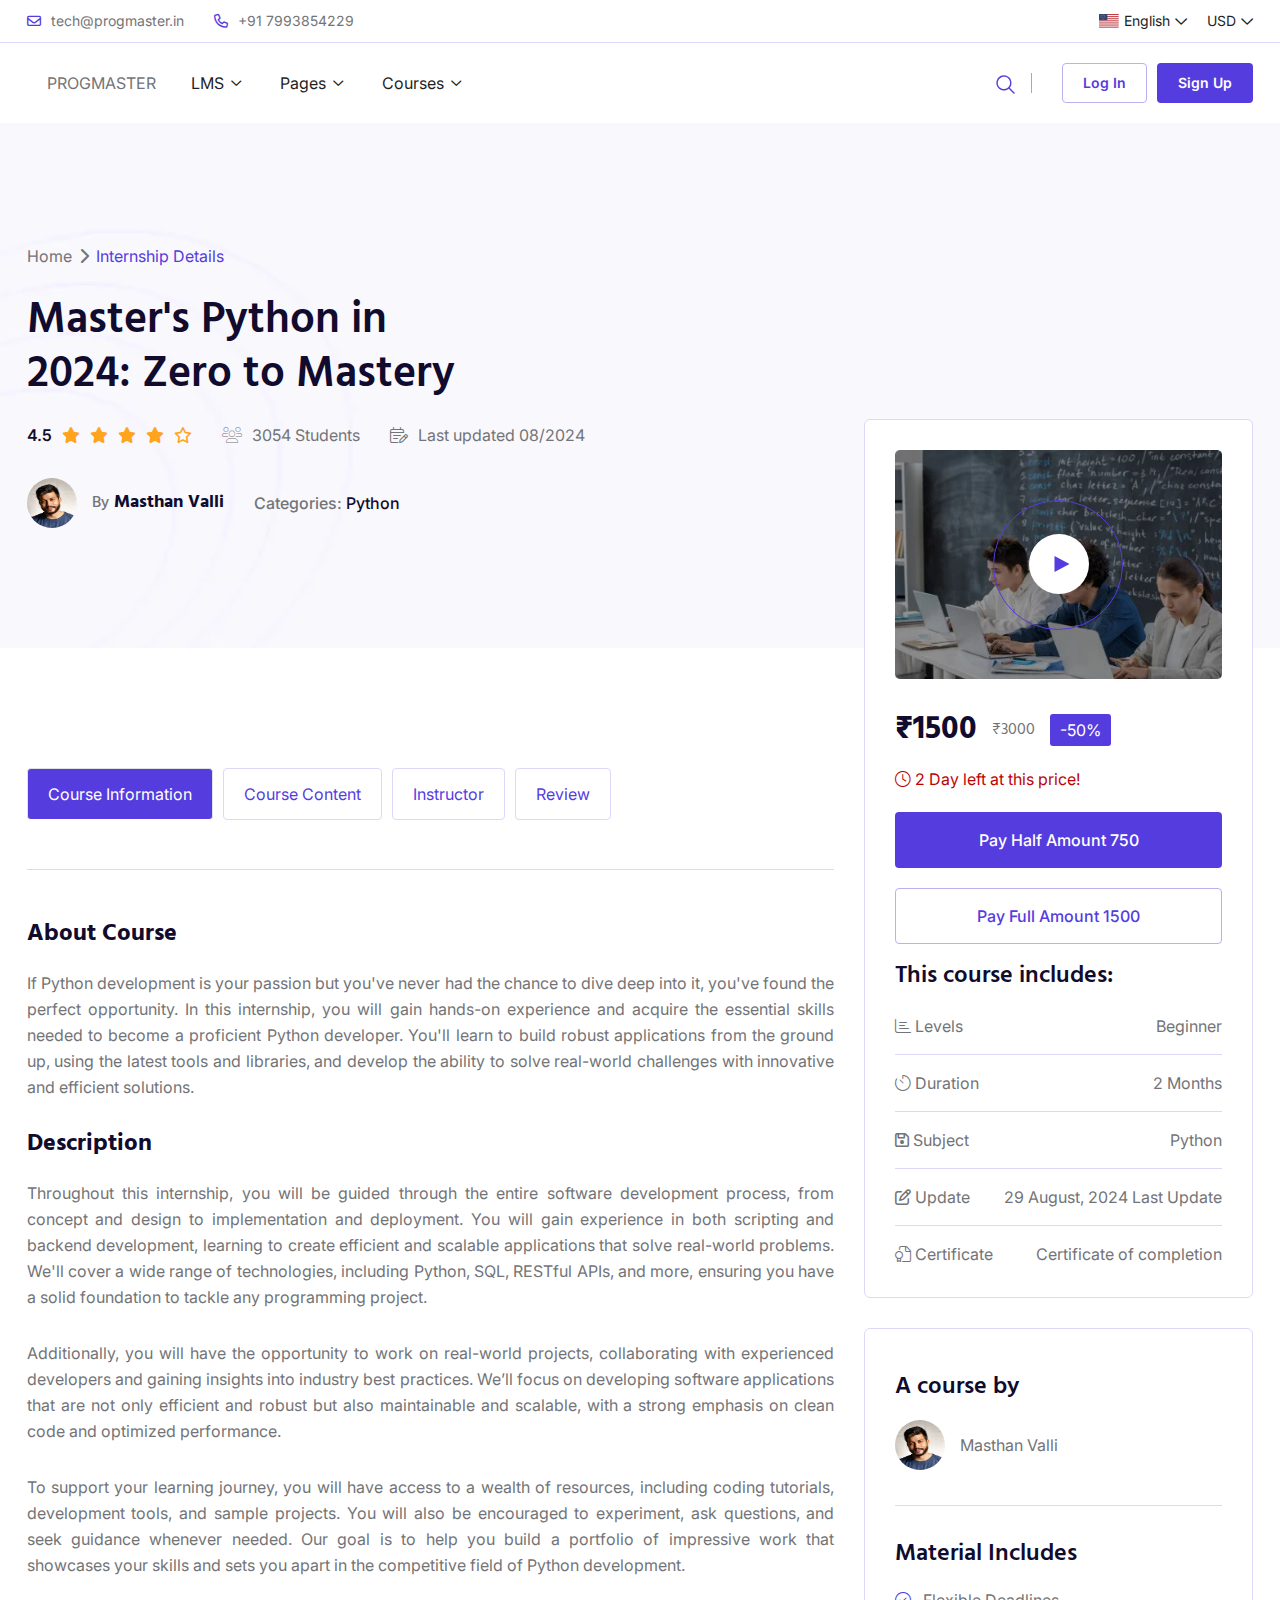
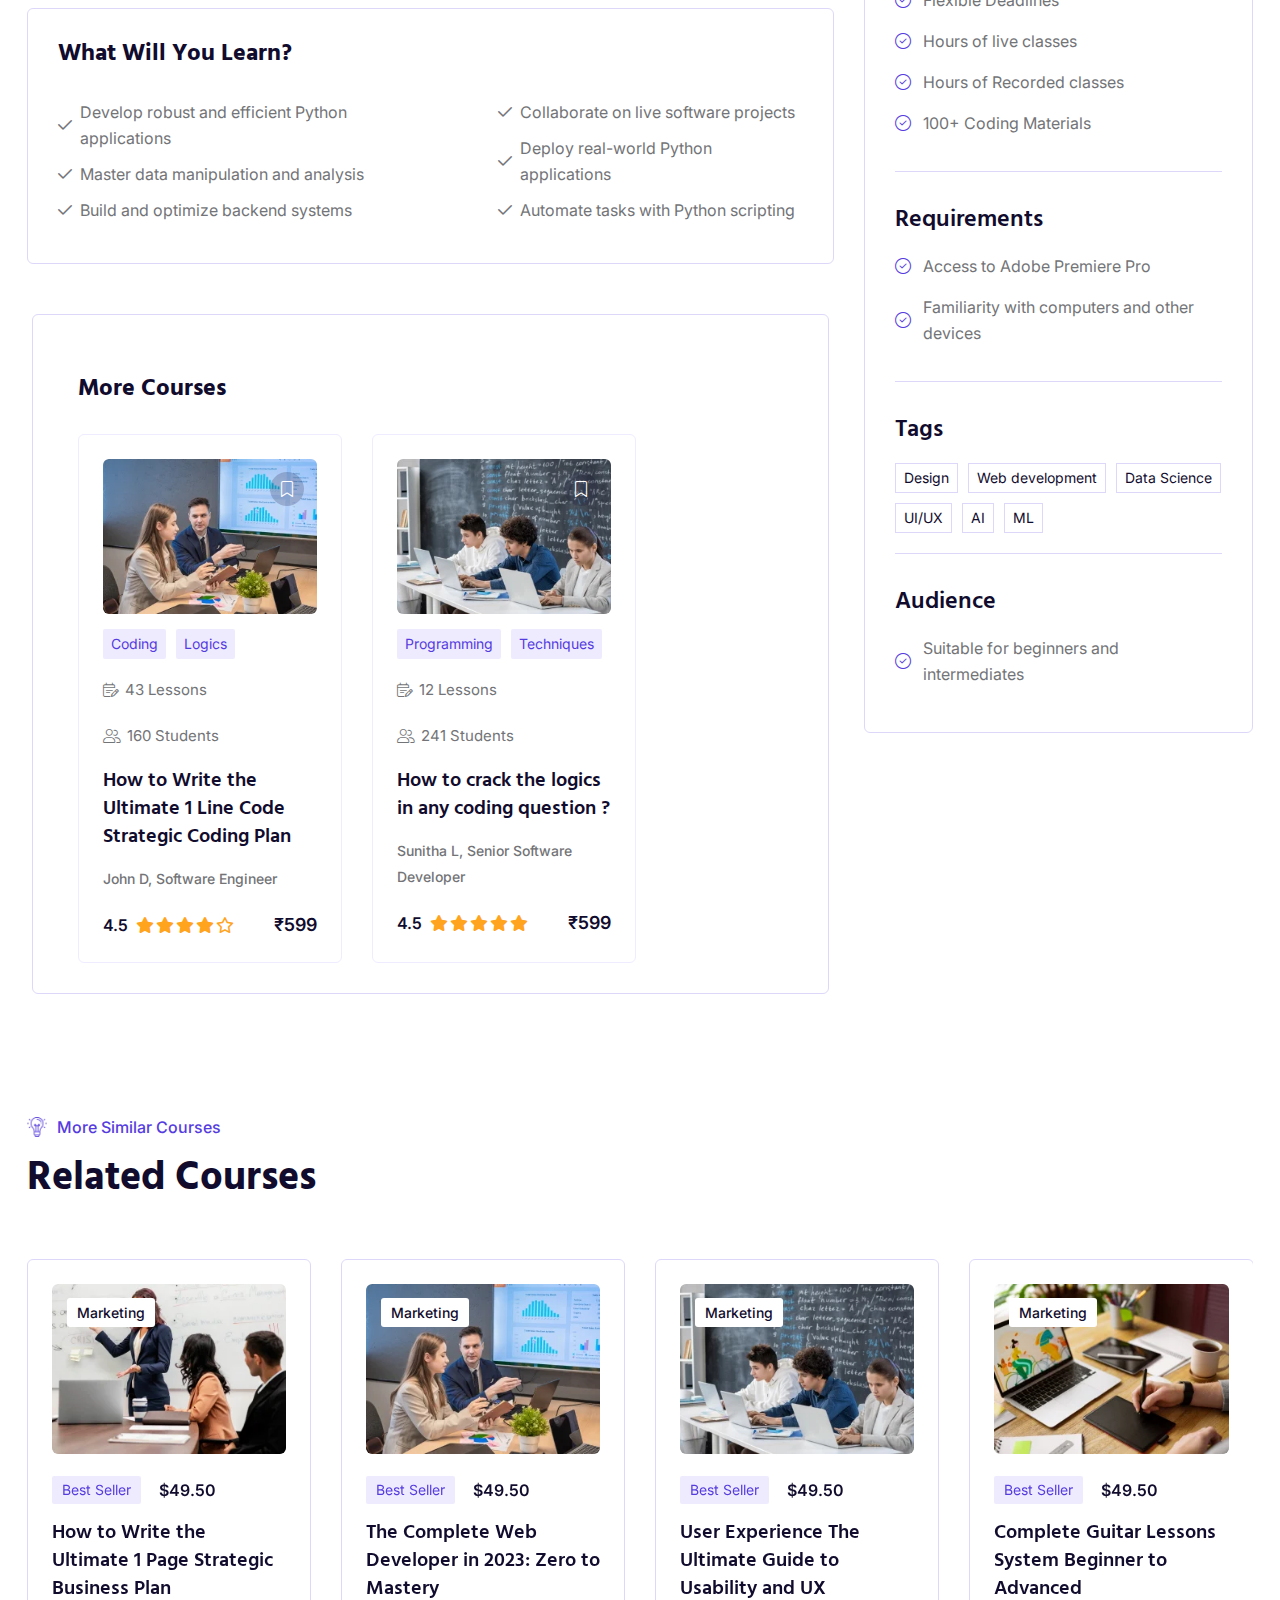
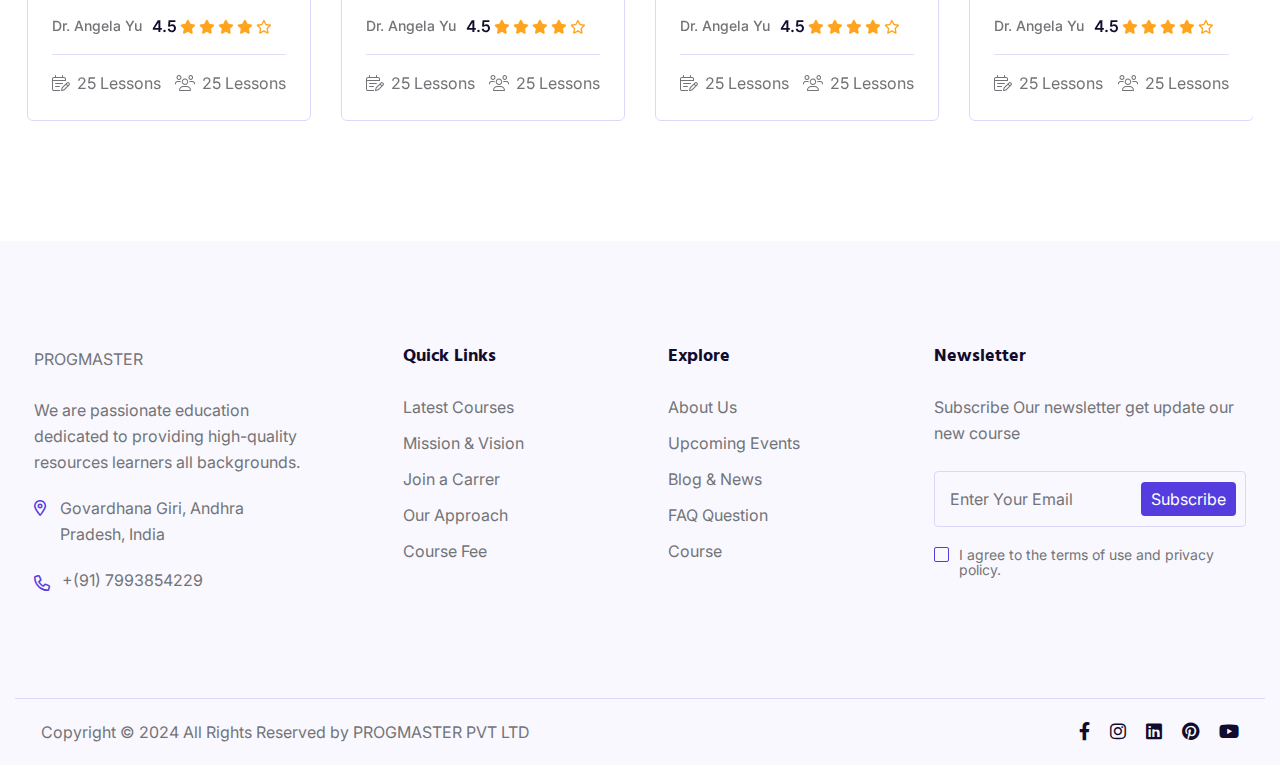
<file: python-course.html>
<!DOCTYPE html>
<html lang="en">

<head>
    <meta charset="UTF-8">
    <meta name="viewport" content="width=device-width, initial-scale=1.0">
    <title>The Complete Python Developer in 2024: Zero to Mastery</title>
    <link rel="shortcut icon" type="image/x-icon" href="single-course-assets/images/fav.png">
    <!-- fontawesome 6.4.2 -->
    <link rel="stylesheet" href="single-course-assets/css/plugins/fontawesome-6.css">
    <!-- swiper Css 10.2.0 -->
    <link rel="stylesheet" href="single-course-assets/css/plugins/swiper.min.css">
    <!-- magnific popup css -->
    <link rel="stylesheet" href="single-course-assets/css/vendor/magnific-popup.css">
    <!-- Bootstrap 5.0.2 -->
    <link rel="stylesheet" href="single-course-assets/css/vendor/bootstrap.min.css">
    <!-- jquery ui css -->
    <link rel="stylesheet" href="single-course-assets/css/vendor/jquery-ui.css">
    <!-- metismenu scss -->
    <link rel="stylesheet" href="single-course-assets/css/vendor/metismenu.css">
    <!-- custom style css -->
    <link rel="stylesheet" href="single-course-assets/css/style.css">

    <style>
        .play-vedio-wrapper.locked {
            pointer-events: none;
            /* Disable clicking */
            opacity: 0.5;
            /* Optional: make it look disabled */
            cursor: not-allowed;
            /* Optional: change the cursor to indicate it's disabled */
        }

        .play-vedio-wrapper.locked .right i {
            color: #ccc;
            /* Optional: change the color of the lock icon to indicate it's disabled */
        }

        .locked-all {
            pointer-events: none;

            cursor: not-allowed;
        }
    </style>
</head>

<body>

    <!-- header style one -->
    <!-- header style one -->
    <header class="header-one v-2 header--sticky">
        <div class="header-top-one-wrapper">
            <div class="container">
                <div class="row">
                    <div class="col-lg-12">
                        <div class="header-top-one">
                            <div class="left-information">
                                <a href="mailto:someone@example.com" class="email"><i
                                        class="fa-light fa-envelope"></i>tech@progmaster.in</a>
                                <a href="tel:+4733378901" class="email"><i class="fa-light fa-phone"></i>+91
                                    7993854229</a>
                            </div>
                            <div class="right-information">
                                <div class="right-information">
                                    <ul class="rts-dropdown-menu switcher-language">
                                        <li class="has-child-menu">
                                            <a href="#">
                                                <img class="left-image" src="single-course-assets/images/flag-01.svg"
                                                    alt="Language Images">
                                                <span class="menu-item">English</span>
                                                <i class="fa-regular fa-chevron-down"></i>
                                            </a>
                                            <ul class="sub-menu">
                                                <li>
                                                    <a href="#">
                                                        <img class="left-image"
                                                            src="single-course-assets/images/flag-03.svg"
                                                            alt="Language Images">
                                                        <span class="menu-item">Deutsch</span>
                                                    </a>
                                                </li>
                                                <li>
                                                    <a href="#">
                                                        <img class="left-image"
                                                            src="single-course-assets/images/flag-02.svg"
                                                            alt="Language Images">
                                                        <span class="menu-item">Portuguese</span>
                                                    </a>
                                                </li>
                                                <li>
                                                    <a href="#">
                                                        <img class="left-image"
                                                            src="single-course-assets/images/flag-04.svg"
                                                            alt="Language Images">
                                                        <span class="menu-item">Russian</span>
                                                    </a>
                                                </li>
                                            </ul>
                                        </li>
                                    </ul>
                                    <ul class="rts-dropdown-menu switcher-currency">
                                        <li class="has-child-menu">
                                            <a href="#">
                                                <span class="menu-item">USD</span>
                                                <i class="fa-regular fa-chevron-down"></i>
                                            </a>
                                            <ul class="sub-menu">
                                                <li>
                                                    <a href="#">
                                                        <span class="menu-item">Euro</span>
                                                    </a>
                                                </li>
                                                <li>
                                                    <a href="#">
                                                        <span class="menu-item">Real</span>
                                                    </a>
                                                </li>
                                                <li>
                                                    <a href="#">
                                                        <span class="menu-item">Ruble</span>
                                                    </a>
                                                </li>
                                            </ul>
                                        </li>
                                    </ul>
                                </div>
                            </div>
                        </div>
                    </div>
                </div>
            </div>
        </div>
        <div class="container">
            <div class="row">
                <div class="col-lg-12">
                    <div class="header-one-wrapper">
                        <div class="left-side-header">
                            <a href="web dev.html" class="logo-area">
                                <a href="index.html" class="logo">
                                    PROGMASTER
                                </a>
                                <div class="main-nav-one">
                                    <nav>
                                        <ul>
                                            <li class="has-dropdown" style="position: static;">
                                                <a class="nav-link" href="#">LMS</a>
                                                <ul class="megamenu-hub">
                                                    <li>
                                                        <ul class="">
                                                            <li>
                                                                <a href="index-three.html">Internship Hub</a>
                                                                <span>Hot</span>
                                                            </li>
                                                            <li>
                                                                <a href="index-two.html" class="locked-all">Online
                                                                    course </a>
                                                                <span class="popular">Popular</span>
                                                            </li>
                                                            <li>
                                                                <a href="index.html" class="locked-all">Live
                                                                    Projects</a>

                                                            </li>
                                                            <li><a href="index-four.html" class="locked-all">Distance
                                                                    learning</a></li>
                                                            <li>
                                                                <a href="index-five.html" class="locked-all">Instructor
                                                                    Hiring</a>
                                                                <span>Hot</span>
                                                            </li>
                                                        </ul>
                                                        <ul class="">
                                                            <li>
                                                                <a href="index-six.html" class="locked-all">Online
                                                                    Terminal</a>
                                                                <span>Hot</span>
                                                            </li>
                                                            <li><a href="index-seven.html" class="locked-all">Student
                                                                    Community</a></li>
                                                            <li>
                                                                <a href="index-eight.html" class="locked-all">Up-Comming
                                                                    Webinar</a>
                                                                <span class="popular">Popular</span>
                                                            </li>
                                                            <li><a href="index-nine.html" class="locked-all">Course
                                                                    Portal</a></li>
                                                            <li><a href="index-ten.html" class="locked-all">Inern
                                                                    Hiring</a></li>
                                                        </ul>
                                                        <div class="absolute-image-shape shape-image">
                                                            <img class=" shape one" src="assets/images/nav/02.png"
                                                                data-speed="0.04" data-revert="true" alt="nav">
                                                            <img class=" shape two" src="assets/images/nav/03.png"
                                                                data-speed="0.04" alt="nav">
                                                        </div>
                                                        <div class="nav-mega-image">
                                                            <a href="single-course.html">
                                                                <img src="assets/images/nav/01.jpg" alt="nav">
                                                            </a>
                                                        </div>
                                                    </li>
                                                </ul>
                                            </li>


                                            <li class="has-dropdown">
                                                <a class="nav-link" href="#">Pages</a>
                                                <ul class="submenu">
                                                    <li><a href="about.html" class="locked-all">About Us</a></li>
                                                    <!-- <li><a href="about-two.html">About Two</a></li>
                                                    <li><a href="instructor-profile.html">Profile</a></li> -->
                                                    <li><a href="contact.html" class="locked-all">Contact</a></li>
                                                    <!-- <li class="sub-dropdown"> -->
                                                    <!-- <a href="javascript:void(0);">Zoom</a>
                                                        <ul class="submenu third-lvl base">
                                                            <li><a class="mobile-menu-link" href="zoom-meeting.html">Zoom Meeting</a></li>
                                                            <li><a class="mobile-menu-link" href="zoom-details.html">Zoom Details</a></li>
                                                        </ul>
                                                    </li> -->
                                                    <!-- <li class="sub-dropdown">
                                                        <a href="javascript:void(0);">Event</a>
                                                        <ul class="submenu third-lvl base">
                                                            <li><a class="mobile-menu-link" href="event.html">Event</a></li>
                                                            <li><a class="mobile-menu-link" href="event-2.html">Event Two</a></li>
                                                            <li><a class="mobile-menu-link" href="event-details.html">Event Details</a></li>
                                                        </ul>
                                                    </li> -->
                                                    <!-- <li class="sub-dropdown">
                                                        <a href="javascript:void(0);">Shop</a>
                                                        <ul class="submenu third-lvl base">
                                                            <li><a class="mobile-menu-link" href="shop.html">Shop</a></li>
                                                            <li><a class="mobile-menu-link" href="product-details.html">Product Details</a></li>
                                                            <li><a class="mobile-menu-link" href="checkout.html">Checkout</a></li>
                                                            <li><a class="mobile-menu-link" href="cart.html">Cart</a></li>
                                                        </ul>
                                                    </li> -->
                                                    <!-- <li><a href="404.html">Error 404</a></li> -->
                                                </ul>
                                            </li>
                                            <li class="has-dropdown" style="position: static;">
                                                <a class="nav-link locked-all" href="#">Courses</a>
                                                <ul class="megamenu-hub min-mega shape-move">
                                                    <li>
                                                        <ul class="">
                                                            <li class="parent"><a href="#">Internship</a></li>
                                                            <li><a class="mobile-menu-link"
                                                                    href="java-course.html">Java</a>
                                                            </li>
                                                            <li><a class="mobile-menu-link"
                                                                    href="python-course.html">Python</a>
                                                            </li>
                                                            <li><a class="mobile-menu-link" href="web dev.html">Web
                                                                    Dev</a>
                                                            </li>
                                                            <li><a class="mobile-menu-link locked-all"
                                                                    href="course-four.html">Flutter</a>
                                                            </li>
                                                            <li><a class="mobile-menu-link locked-all"
                                                                    href="course-five.html">Data
                                                                    Science</a></li>
                                                            <li><a class="mobile-menu-link locked-all"
                                                                    href="course-six.html">Microsoft
                                                                    Azure</a></li>
                                                        </ul>
                                                        <ul class="">
                                                            <li class="parent"><a href="#" class="locked-all">Courses
                                                                </a></li>
                                                            <li><a class="mobile-menu-link locked-all"
                                                                    href="single-course.html">AWS</a>
                                                            </li>
                                                            <li><a class="mobile-menu-link locked-all"
                                                                    href="single-course-two.html">A.I</a>
                                                            </li>
                                                            <li><a class="mobile-menu-link locked-all"
                                                                    href="single-course-three.html">M.L</a>
                                                            </li>
                                                            <li><a class="mobile-menu-link locked-all"
                                                                    href="single-course-four.html">Block
                                                                    Chain</a></li>
                                                            <li><a class="mobile-menu-link locked-all"
                                                                    href="single-course-five.html locked-all">Cloud
                                                                    Computing</a></li>
                                                            <li><a class="mobile-menu-link locked-all"
                                                                    href="single-course-free.html locked-all">Ethical
                                                                    Hacking</a>
                                                            </li>
                                                        </ul>
                                                        <ul class="">
                                                            <li class="parent"><a href="#" class="locked-all">Others</a>
                                                            </li>
                                                            <li><a href="become-instructor.html"
                                                                    class="locked-all">Aptitude</a></li>
                                                            <li><a href="instructor-profile.html"
                                                                    class="locked-all">Soft Skills</a></li>
                                                            <li><a href="instructor.html" class="locked-all">Coading
                                                                    Contest</a></li>
                                                            <li><a href="pricing.html" class="locked-all">Coading
                                                                    Quiz</a></li>
                                                            <li><a href="log-in.html" class="locked-all">Coding Game</a>
                                                            </li>
                                                            <li><a href="registration.html" class="locked-all">Logic
                                                                    Bulding Techniques</a>
                                                            </li>
                                                        </ul>

                                                    </li>
                                                </ul>
                                            </li>
                                        </ul>
                                    </nav>
                                </div>
                            </a>
                        </div>
                        <div class="header-right-area-one">
                            <div class="actions-area">
                                <div class="search-btn" id="search">
                                    <svg xmlns="http://www.w3.org/2000/svg" width="22" height="22" viewBox="0 0 22 22"
                                        fill="none">
                                        <path
                                            d="M19.9375 18.9652L14.7454 13.7732C15.993 12.2753 16.6152 10.3542 16.4824 8.40936C16.3497 6.46453 15.4722 4.64575 14.0326 3.33139C12.593 2.01702 10.7021 1.30826 8.75326 1.35254C6.8044 1.39683 4.94764 2.19075 3.56924 3.56916C2.19083 4.94756 1.39691 6.80432 1.35263 8.75317C1.30834 10.702 2.0171 12.5929 3.33147 14.0325C4.64584 15.4721 6.46461 16.3496 8.40944 16.4823C10.3543 16.6151 12.2754 15.993 13.7732 14.7453L18.9653 19.9374L19.9375 18.9652ZM2.75 8.93742C2.75 7.71365 3.11289 6.51736 3.79278 5.49983C4.47267 4.4823 5.43903 3.68923 6.56965 3.22091C7.70026 2.7526 8.94436 2.63006 10.1446 2.86881C11.3449 3.10756 12.4474 3.69686 13.3127 4.56219C14.1781 5.42753 14.7674 6.53004 15.0061 7.7303C15.2449 8.93055 15.1223 10.1747 14.654 11.3053C14.1857 12.4359 13.3926 13.4022 12.3751 14.0821C11.3576 14.762 10.1613 15.1249 8.9375 15.1249C7.29703 15.1231 5.72427 14.4706 4.56429 13.3106C3.4043 12.1506 2.75182 10.5779 2.75 8.93742Z"
                                            fill="#553CDF" />
                                    </svg>
                                </div>
                                <!-- <div class="cart cart-icon">
                                    <i class="fa-regular fa-cart-shopping"></i>
                                </div> -->
                            </div>
                            <div class="buttons-area">
                                <a href="log-in.html" class="rts-btn btn-border">Log In</a>
                                <a href="registration.html" class="rts-btn btn-primary locked-all">Sign Up</a>
                            </div>
                            <div class="menu-btn" id="menu-btn">
                                <svg width="20" height="16" viewBox="0 0 20 16" fill="none"
                                    xmlns="http://www.w3.org/2000/svg">
                                    <rect y="14" width="20" height="2" fill="#1F1F25"></rect>
                                    <rect y="7" width="20" height="2" fill="#1F1F25"></rect>
                                    <rect width="20" height="2" fill="#1F1F25"></rect>
                                </svg>
                            </div>
                        </div>
                    </div>
                </div>
            </div>
        </div>
    </header>
    <!-- header style end -->
    <!-- header style end -->

    <!-- course details breadcrumb -->
    <div class="course-details-breadcrumb-1 bg_image rts-section-gap">
        <div class="container">
            <div class="row">
                <div class="col-lg-12">
                    <div class="single-course-left-align-wrapper">
                        <div class="meta-area">
                            <a href="index.html">Home</a>
                            <i class="fa-solid fa-chevron-right"></i>
                            <a class="active" href="#">Internship Details</a>
                        </div>
                        <h1 class="title">
                            Master's Python in <br> 2024: Zero to Mastery
                        </h1>
                        <div class="rating-area">
                            <div class="stars-area">
                                <span>4.5</span>
                                <i class="fa-solid fa-star"></i>
                                <i class="fa-solid fa-star"></i>
                                <i class="fa-solid fa-star"></i>
                                <i class="fa-solid fa-star"></i>
                                <i class="fa-regular fa-star"></i>
                            </div>
                            <div class="students">
                                <i class="fa-thin fa-users"></i>
                                <span>3054 Students</span>
                            </div>
                            <div class="calender-area-stars">
                                <i class="fa-light fa-calendar-lines-pen"></i>
                                <span>Last updated 08/2024</span>
                            </div>
                        </div>
                        <div class="author-area">
                            <div class="author">
                                <img style="height: 50px;width: 50px;border-radius: 50%;"
                                    src="single-course-assets/images/instructor/python-ins-profile.jpeg"
                                    alt="breadcrumb">
                                <h6 class="name"><span>By</span> Masthan Valli</h6>
                            </div>
                            <p> <span>Categories: </span> Python</p>
                        </div>
                    </div>
                </div>
            </div>
        </div>
    </div>
    <!-- course details breadcrumb end -->


    <!-- course details area start -->
    <div class="rts-course-area rts-section-gap">
        <div class="container">
            <div class="row g-5">
                <div class="col-lg-8 order-cl-1 order-lg-1 order-md-2 order-sm-2 order-2">
                    <div class="course-details-btn-wrapper pb--50">
                        <ul class="nav nav-tabs" id="myTab" role="tablist">
                            <li class="nav-item" role="presentation">
                                <button class="nav-link active" id="home-tab" data-bs-toggle="tab"
                                    data-bs-target="#home" type="button" role="tab" aria-controls="home"
                                    aria-selected="true">Course Information</button>
                            </li>
                            <li class="nav-item" role="presentation">
                                <button class="nav-link " id="profile-tab" data-bs-toggle="tab"
                                    data-bs-target="#profile" type="button" role="tab" aria-controls="profile"
                                    aria-selected="false">Course Content</button>
                            </li>
                            <li class="nav-item" role="presentation">
                                <button class="nav-link" id="contact-tab" data-bs-toggle="tab" data-bs-target="#contact"
                                    type="button" role="tab" aria-controls="contact"
                                    aria-selected="false">Instructor</button>
                            </li>
                            <li class="nav-item" role="presentation">
                                <button class="nav-link" id="contacts-tab" data-bs-toggle="tab"
                                    data-bs-target="#contacts" type="button" role="tab" aria-controls="contacts"
                                    aria-selected="false">Review</button>
                            </li>
                        </ul>
                    </div>
                    <div class="tab-content mt--50" id="myTabContent">
                        <div class="tab-pane fade  show active" id="home" role="tabpanel" aria-labelledby="home-tab">
                            <div class="course-content-wrapper">
                                <h5 class="title">About Course</h5>
                                <p class="disc" style="text-align: justify;">
                                    If Python development is your passion but you've never had the chance to dive deep
                                    into it, you've found the perfect opportunity. In this internship, you will gain
                                    hands-on experience and acquire the essential skills needed to become a proficient
                                    Python developer. You'll learn to build robust applications from the ground up,
                                    using the latest tools and libraries, and develop the ability to solve real-world
                                    challenges with innovative and efficient solutions.
                                </p>
                                <h5 class="title">Description</h5>
                                <p class="disc" style="text-align: justify;">
                                    Throughout this internship, you will be guided through the entire software
                                    development process, from concept and design to implementation and deployment. You
                                    will gain experience in both scripting and backend development, learning to create
                                    efficient and scalable applications that solve real-world problems. We'll cover a
                                    wide range of technologies, including Python, SQL, RESTful APIs, and more, ensuring
                                    you have a solid foundation to tackle any programming project.
                                </p>
                                <p class="disc" style="text-align: justify;">
                                    Additionally, you will have the opportunity to work on real-world projects,
                                    collaborating with experienced developers and gaining insights into industry best
                                    practices. We’ll focus on developing software applications that are not only
                                    efficient and robust but also maintainable and scalable, with a strong emphasis on
                                    clean code and optimized performance.
                                </p>
                                <p class="disc" style="text-align: justify;">
                                    To support your learning journey, you will have access to a wealth of resources,
                                    including coding tutorials, development tools, and sample projects. You will also be
                                    encouraged to experiment, ask questions, and seek guidance whenever needed. Our goal
                                    is to help you build a portfolio of impressive work that showcases your skills and
                                    sets you apart in the competitive field of Python development.
                                </p>

                                <div class="module-wrapper">
                                    <h6 class="title">What Will You Learn?</h6>
                                    <div class="inner-content">
                                        <div class="single-wrapper">
                                            <div class="single-codule">
                                                <i class="fa-regular fa-check"></i>
                                                <p>Develop robust and efficient Python applications
                                                </p>
                                            </div>
                                            <div class="single-codule">
                                                <i class="fa-regular fa-check"></i>
                                                <p>Master data manipulation and analysis
                                                </p>
                                            </div>
                                            <div class="single-codule">
                                                <i class="fa-regular fa-check"></i>
                                                <p>Build and optimize backend systems
                                                </p>
                                            </div>
                                        </div>
                                        <div class="single-wrapper">
                                            <div class="single-codule">
                                                <i class="fa-regular fa-check"></i>
                                                <p>Collaborate on live software projects
                                                </p>
                                            </div>
                                            <div class="single-codule">
                                                <i class="fa-regular fa-check"></i>
                                                <p>Deploy real-world Python applications
                                                </p>
                                            </div>
                                            <div class="single-codule">
                                                <i class="fa-regular fa-check"></i>
                                                <p>Automate tasks with Python scripting
                                                </p>
                                            </div>
                                        </div>
                                    </div>

                                </div>
                            </div>
                        </div>
                        <div class="tab-pane fade" id="profile" role="tabpanel" aria-labelledby="profile-tab">
                            <div class="course-content-wrapper-main">
                                <h5 class="title">Course Content</h5>

                                <!-- course content accordion area -->
                                <div class="accordion mt--30" id="accordionExample">
                                    <div class="accordion-item">
                                        <h2 class="accordion-header" id="headingOne">
                                            <button class="accordion-button" type="button" data-bs-toggle="collapse"
                                                data-bs-target="#collapseOne" aria-expanded="true"
                                                aria-controls="collapseOne">
                                                <span>Introduction to Python</span>
                                                <span>Week-1</span>
                                            </button>
                                        </h2>
                                        <div id="collapseOne" class="accordion-collapse collapse show"
                                            aria-labelledby="headingOne" data-bs-parent="#accordionExample">
                                            <div class="accordion-body">
                                                <!-- play single area start -->
                                                <a href="#" class="play-vedio-wrapper locked">
                                                    <div class="left">
                                                        <i class="fa-light fa-circle-play"></i>
                                                        <span>Overview of Python & Setting Up the Environment
                                                        </span>
                                                    </div>
                                                    <div class="right">
                                                        <span class="play">DAY 1</span>
                                                        <span> <i class="fa-regular fa-lock"></i>
                                                        </span>
                                                    </div>
                                                </a>
                                                <!-- play single area end -->
                                                <!-- play single area start -->
                                                <a href="#" class="play-vedio-wrapper locked">
                                                    <div class="left">
                                                        <i class="fa-light fa-circle-play"></i>
                                                        <span>Python Syntax and Semantics</span>
                                                    </div>
                                                    <div class="right">
                                                        <span class="play">DAY 2</span>
                                                        <span> <i class="fa-regular fa-lock"></i>
                                                        </span>
                                                    </div>
                                                </a>
                                                <a href="#" class="play-vedio-wrapper locked">
                                                    <div class="left">
                                                        <i class="fa-light fa-circle-play"></i>
                                                        <span>Writing and Executing Python Scripts</span>
                                                    </div>
                                                    <div class="right">
                                                        <span class="play">DAY 3</span>
                                                        <span> <i class="fa-regular fa-lock"></i>
                                                        </span>
                                                    </div>
                                                </a><a href="#" class="play-vedio-wrapper locked">
                                                    <div class="left">
                                                        <i class="fa-light fa-circle-play"></i>
                                                        <span>Python Interactive Shell</span>
                                                    </div>
                                                    <div class="right">
                                                        <span class="play">DAY 4</span>
                                                        <span> <i class="fa-regular fa-lock"></i>
                                                        </span>
                                                    </div>
                                                </a><a href="#" class="play-vedio-wrapper locked">
                                                    <div class="left">
                                                        <i class="fa-light fa-circle-play"></i>
                                                        <span>Understading the python rules and regulations</span>
                                                    </div>
                                                    <div class="right">
                                                        <span class="play">DAY 5</span>
                                                        <span> <i class="fa-regular fa-lock"></i>
                                                        </span>
                                                    </div>
                                                </a><a href="#" class="play-vedio-wrapper locked">
                                                    <div class="left">
                                                        <i class="fa-light fa-circle-play"></i>
                                                        <span>Assignments On Prevous Concepts<span>
                                                    </div>
                                                    <div class="right">
                                                        <span class="play">DAY 6</span>
                                                        <span> <i class="fa-regular fa-lock"></i>
                                                        </span>
                                                    </div>
                                                </a>
                                                <a href="#" class="play-vedio-wrapper locked">
                                                    <div class="left">
                                                        <i class="fa-light fa-circle-play"></i>
                                                        <span>Top Interview Questions</span>
                                                    </div>
                                                    <div class="right">
                                                        <span class="play">DAY 7</span>
                                                        <span> <i class="fa-regular fa-lock"></i>
                                                        </span>
                                                    </div>
                                                </a>
                                            </div>
                                        </div>
                                    </div>
                                    <div class="accordion-item locked">
                                        <h2 class="accordion-header" id="headingTwo">
                                            <button class="accordion-button collapsed" type="button"
                                                data-bs-toggle="collapse" data-bs-target="#collapseTwo"
                                                aria-expanded="false" aria-controls="collapseTwo">
                                                <span>Variables and Data Types</span>
                                                <span>Week 2</span>
                                            </button>
                                        </h2>
                                        <div id="collapseTwo" class="accordion-collapse collapse"
                                            aria-labelledby="headingTwo" data-bs-parent="#accordionExample">
                                            <div class="accordion-body">
                                                <!-- play single area start -->
                                                <a class="play-vedio-wrapper" href="https://drive.google.com/file/d/1clBEBqIV1WuzN2_HF9mJezKSk_q8d7le/view?usp=drive_link" class="play-vedio-wrapper locked">
                                                    <div class="left">
                                                        <i class="fa-light fa-circle-play"></i>
                                                        <span> Variables in Python</span>
                                                    </div>
                                                    <div class="right">
                                                        <span class="play">DAY 1</span>
                                                        <span> <i class="fa fa-unlock"></i>
                                                        </span>
                                                    </div>
                                                </a>
                                                <!-- play single area end -->
                                                <!-- play single area start -->
                                                <a href="#" class="play-vedio-wrapper locked">
                                                    <div class="left">
                                                        <i class="fa-light fa-circle-play"></i>
                                                        <span>Data Types in Python</span>
                                                    </div>
                                                    <div class="right">
                                                        <span class="play">DAY 2</span>
                                                        <span> <i class="fa-regular fa-lock"></i>
                                                        </span>
                                                    </div>
                                                </a>
                                                <!-- play single area end -->
                                                <!-- play single area start -->
                                                <a href="#" class="play-vedio-wrapper locked">
                                                    <div class="left">
                                                        <i class="fa-light fa-circle-play"></i>
                                                        <span>Type Casting and Conversion</span>
                                                    </div>
                                                    <div class="right">
                                                        <span class="play">DAY 3</span>
                                                        <span> <i class="fa-regular fa-lock"></i>
                                                        </span>
                                                    </div>
                                                </a>
                                                <!-- play single area end -->
                                                <!-- play single area start -->
                                                <a href="#" class="play-vedio-wrapper locked">
                                                    <div class="left">
                                                        <i class="fa-light fa-circle-play"></i>
                                                        <span>Mutable vs Immutable Data Types</span>
                                                    </div>
                                                    <div class="right">
                                                        <span class="play">DAY 4</span>
                                                        <span> <i class="fa-regular fa-lock"></i>
                                                        </span>
                                                    </div>
                                                </a>
                                                <!-- play single area end -->
                                                <!-- play single area start -->
                                                <a href="#" class="play-vedio-wrapper locked">
                                                    <div class="left">
                                                        <i class="fa-light fa-circle-play"></i>
                                                        <span>Working with Numbers and Booleans</span>
                                                    </div>
                                                    <div class="right">
                                                        <span class="play">DAY 5</span>
                                                        <span> <i class="fa-regular fa-lock"></i>
                                                        </span>
                                                    </div>
                                                </a>
                                                <!-- play single area end -->
                                                <!-- play single area start -->
                                                <a href="#" class="play-vedio-wrapper locked">
                                                    <div class="left">
                                                        <i class="fa-light fa-circle-play"></i>
                                                        <span>Assignments On Prevous Concepts<span>
                                                    </div>
                                                    <div class="right">
                                                        <span class="play">DAY 6</span>
                                                        <span> <i class="fa-regular fa-lock"></i>
                                                        </span>
                                                    </div>
                                                </a>
                                                <a href="#" class="play-vedio-wrapper locked">
                                                    <div class="left">
                                                        <i class="fa-light fa-circle-play"></i>
                                                        <span>Top Interview Questions</span>
                                                    </div>
                                                    <div class="right">
                                                        <span class="play">DAY 7</span>
                                                        <span> <i class="fa-regular fa-lock"></i>
                                                        </span>
                                                    </div>
                                                </a>
                                                <!-- play single area end -->
                                            </div>
                                        </div>
                                    </div>
                                    <div class="accordion-item">
                                        <h2 class="accordion-header" id="headingThree">
                                            <button class="accordion-button collapsed" type="button"
                                                data-bs-toggle="collapse" data-bs-target="#collapseThree"
                                                aria-expanded="false" aria-controls="collapseThree">
                                                <span> Control Structures
                                                </span>
                                                <span>Week 3</span>
                                            </button>
                                        </h2>
                                        <div id="collapseThree" class="accordion-collapse collapse"
                                            aria-labelledby="headingThree" data-bs-parent="#accordionExample">
                                            <div class="accordion-body">
                                                <a href="#" class="play-vedio-wrapper locked">
                                                    <div class="left">
                                                        <i class="fa-light fa-circle-play"></i>
                                                        <span>Conditional Statements (if, elif, else)</span>
                                                    </div>
                                                    <div class="right">
                                                        <span class="play">DAY 1</span>
                                                        <span> <i class="fa-regular fa-lock"></i>
                                                        </span>
                                                    </div>
                                                </a>
                                                <!-- play single area end -->
                                                <!-- play single area start -->
                                                <a href="#" class="play-vedio-wrapper locked">
                                                    <div class="left">
                                                        <i class="fa-light fa-circle-play"></i>
                                                        <span>Loops (for, while)</span>
                                                    </div>
                                                    <div class="right">
                                                        <span class="play">DAY 2</span>
                                                        <span> <i class="fa-regular fa-lock"></i>
                                                        </span>
                                                    </div>
                                                </a>
                                                <!-- play single area end -->
                                                <!-- play single area start -->
                                                <a href="#" class="play-vedio-wrapper locked">
                                                    <div class="left">
                                                        <i class="fa-light fa-circle-play"></i>
                                                        <span>Loop Control Statements (break, continue, pass)</span>
                                                    </div>
                                                    <div class="right">
                                                        <span class="play">DAY 3</span>
                                                        <span> <i class="fa-regular fa-lock"></i>
                                                        </span>
                                                    </div>
                                                </a>
                                                <!-- play single area end -->
                                                <!-- play single area start -->
                                                <a href="#" class="play-vedio-wrapper locked">
                                                    <div class="left">
                                                        <i class="fa-light fa-circle-play"></i>
                                                        <span>Nested Loops</span>
                                                    </div>
                                                    <div class="right">
                                                        <span class="play">DAY 4</span>
                                                        <span> <i class="fa-regular fa-lock"></i>
                                                        </span>
                                                    </div>
                                                </a>
                                                <!-- play single area end -->
                                                <!-- play single area start -->
                                                <a href="#" class="play-vedio-wrapper locked">
                                                    <div class="left">
                                                        <i class="fa-light fa-circle-play"></i>
                                                        <span> Comprehensions (List, Dictionary)</span>
                                                    </div>
                                                    <div class="right">
                                                        <span class="play">DAY 5</span>
                                                        <span> <i class="fa-regular fa-lock"></i>
                                                        </span>
                                                    </div>
                                                </a>
                                                <!-- play single area end -->
                                                <!-- play single area start -->
                                                <a href="#" class="play-vedio-wrapper locked">
                                                    <div class="left">
                                                        <i class="fa-light fa-circle-play"></i>
                                                        <span>Assignments On Prevous Concepts<span>
                                                    </div>
                                                    <div class="right">
                                                        <span class="play">DAY 6</span>
                                                        <span> <i class="fa-regular fa-lock"></i>
                                                        </span>
                                                    </div>
                                                </a>
                                                <a href="#" class="play-vedio-wrapper locked">
                                                    <div class="left">
                                                        <i class="fa-light fa-circle-play"></i>
                                                        <span>Top Interview Questions</span>
                                                    </div>
                                                    <div class="right">
                                                        <span class="play">DAY 7</span>
                                                        <span> <i class="fa-regular fa-lock"></i>
                                                        </span>
                                                    </div>
                                                </a>
                                                <!-- play single area end -->
                                            </div>
                                        </div>
                                    </div>
                                    <div class="accordion-item">
                                        <h2 class="accordion-header" id="headingFour">
                                            <button class="accordion-button collapsed" type="button"
                                                data-bs-toggle="collapse" data-bs-target="#collapseFour"
                                                aria-expanded="false" aria-controls="collapseFour">
                                                <span>Functions</span>
                                                <span>Week 4</span>
                                            </button>
                                        </h2>
                                        <div id="collapseFour" class="accordion-collapse collapse"
                                            aria-labelledby="headingFour" data-bs-parent="#accordionExample">
                                            <div class="accordion-body">
                                                <!-- play single area start -->
                                                <a href="#" class="play-vedio-wrapper locked">
                                                    <div class="left">
                                                        <i class="fa-light fa-circle-play"></i>
                                                        <span>Defining Functions</span>
                                                    </div>
                                                    <div class="right">
                                                        <span class="play">DAY 1</span>
                                                        <span> <i class="fa-regular fa-lock"></i>
                                                        </span>
                                                    </div>
                                                </a>
                                                <!-- play single area end -->
                                                <!-- play single area start -->
                                                <a href="#" class="play-vedio-wrapper locked">
                                                    <div class="left">
                                                        <i class="fa-light fa-circle-play"></i>
                                                        <span>Function Arguments (Positional, Keyword, Default,
                                                            Variable-length)</span>
                                                    </div>
                                                    <div class="right">
                                                        <span class="play">DAY 2</span>
                                                        <span> <i class="fa-regular fa-lock"></i>
                                                        </span>
                                                    </div>
                                                </a>
                                                <!-- play single area end -->
                                                <!-- play single area start -->
                                                <a href="#" class="play-vedio-wrapper locked">
                                                    <div class="left">
                                                        <i class="fa-light fa-circle-play"></i>
                                                        <span> Return Statement</span>
                                                    </div>
                                                    <div class="right">
                                                        <span class="play">DAY 3</span>
                                                        <span> <i class="fa-regular fa-lock"></i>
                                                        </span>
                                                    </div>
                                                </a>
                                                <!-- play single area end -->
                                                <!-- play single area start -->
                                                <a href="#" class="play-vedio-wrapper locked">
                                                    <div class="left">
                                                        <i class="fa-light fa-circle-play"></i>
                                                        <span>Lambda Functions</span>
                                                    </div>
                                                    <div class="right">
                                                        <span class="play">DAY 4</span>
                                                        <span> <i class="fa-regular fa-lock"></i>
                                                        </span>
                                                    </div>
                                                </a>
                                                <!-- play single area end -->
                                                <!-- play single area start -->
                                                <a href="#" class="play-vedio-wrapper locked">
                                                    <div class="left">
                                                        <i class="fa-light fa-circle-play"></i>
                                                        <span>Scope and Lifetime of Variables</span>
                                                    </div>
                                                    <div class="right">
                                                        <span class="play">DAY 5</span>
                                                        <span> <i class="fa-regular fa-lock"></i>
                                                        </span>
                                                    </div>
                                                </a>
                                                <!-- play single area end -->
                                                <!-- play single area start -->
                                                <a href="#" class="play-vedio-wrapper locked">
                                                    <div class="left">
                                                        <i class="fa-light fa-circle-play"></i>
                                                        <span>Assignments On Prevous Concepts<span>
                                                    </div>
                                                    <div class="right">
                                                        <span class="play">DAY 6</span>
                                                        <span> <i class="fa-regular fa-lock"></i>
                                                        </span>
                                                    </div>
                                                </a>
                                                <a href="#" class="play-vedio-wrapper locked">
                                                    <div class="left">
                                                        <i class="fa-light fa-circle-play"></i>
                                                        <span>Top Interview Questions</span>
                                                    </div>
                                                    <div class="right">
                                                        <span class="play">DAY 7</span>
                                                        <span> <i class="fa-regular fa-lock"></i>
                                                        </span>
                                                    </div>
                                                </a>
                                                <!-- play single area end -->
                                            </div>
                                        </div>
                                    </div>
                                    <div class="accordion-item">
                                        <h2 class="accordion-header" id="headingFive">
                                            <button class="accordion-button collapsed" type="button"
                                                data-bs-toggle="collapse" data-bs-target="#collapseFive"
                                                aria-expanded="false" aria-controls="collapseFive">
                                                <span> Data Structures</span>
                                                <span>Week 5</span>
                                            </button>
                                        </h2>
                                        <div id="collapseFive" class="accordion-collapse collapse"
                                            aria-labelledby="headingFive" data-bs-parent="#accordionExample">
                                            <div class="accordion-body">
                                                <!-- play single area start -->
                                                <a href="#" class="play-vedio-wrapper locked">
                                                    <div class="left">
                                                        <i class="fa-light fa-circle-play"></i>
                                                        <span>Lists: Creation, Access, Methods, and Slicing</span>
                                                    </div>
                                                    <div class="right">
                                                        <span class="play">DAY 1</span>
                                                        <span> <i class="fa-regular fa-lock"></i>
                                                        </span>
                                                    </div>
                                                </a>
                                                <!-- play single area end -->
                                                <!-- play single area start -->
                                                <a href="#" class="play-vedio-wrapper locked">
                                                    <div class="left">
                                                        <i class="fa-light fa-circle-play"></i>
                                                        <span>Tuples: Creation, Access, and Immutable Nature</span>
                                                    </div>
                                                    <div class="right">
                                                        <span class="play">DAY 2</span>
                                                        <span> <i class="fa-regular fa-lock"></i>
                                                        </span>
                                                    </div>
                                                </a>
                                                <!-- play single area end -->
                                                <!-- play single area start -->
                                                <a href="#" class="play-vedio-wrapper locked">
                                                    <div class="left">
                                                        <i class="fa-light fa-circle-play"></i>
                                                        <span>Dictionaries: Creation, Access, Methods, Iteration
                                                        </span>
                                                    </div>
                                                    <div class="right">
                                                        <span class="play">DAY 3</span>
                                                        <span> <i class="fa-regular fa-lock"></i>
                                                        </span>
                                                    </div>
                                                </a>
                                                <!-- play single area end -->
                                                <!-- play single area start -->
                                                <a href="#" class="play-vedio-wrapper locked">
                                                    <div class="left">
                                                        <i class="fa-light fa-circle-play"></i>
                                                        <span>Sets: Creation, Access, Operations (Union, Intersection,
                                                            Difference)</span>
                                                    </div>
                                                    <div class="right">
                                                        <span class="play">DAY 4</span>
                                                        <span> <i class="fa-regular fa-lock"></i>
                                                        </span>
                                                    </div>
                                                </a>
                                                <!-- play single area end -->
                                                <!-- play single area start -->
                                                <a href="#" class="play-vedio-wrapper locked">
                                                    <div class="left">
                                                        <i class="fa-light fa-circle-play"></i>
                                                        <span>Advanced Data Structures (Stacks, Queues)</span>
                                                    </div>
                                                    <div class="right">
                                                        <span class="play">DAY 5</span>
                                                        <span> <i class="fa-regular fa-lock"></i>
                                                        </span>
                                                    </div>
                                                </a>
                                                <!-- play single area end -->
                                                <!-- play single area start -->
                                                <a href="#" class="play-vedio-wrapper locked">
                                                    <div class="left">
                                                        <i class="fa-light fa-circle-play"></i>
                                                        <span>Assignments On Prevous Concepts<span>
                                                    </div>
                                                    <div class="right">
                                                        <span class="play">DAY 6</span>
                                                        <span> <i class="fa-regular fa-lock"></i>
                                                        </span>
                                                    </div>
                                                </a>
                                                <a href="#" class="play-vedio-wrapper locked">
                                                    <div class="left">
                                                        <i class="fa-light fa-circle-play"></i>
                                                        <span>Top Interview Questions</span>
                                                    </div>
                                                    <div class="right">
                                                        <span class="play">DAY 7</span>
                                                        <span> <i class="fa-regular fa-lock"></i>
                                                        </span>
                                                    </div>
                                                </a>
                                                <!-- play single area end -->
                                            </div>
                                        </div>
                                    </div>
                                    <!-- course content accordion area end -->
                                    <div class="accordion-item">
                                        <h2 class="accordion-header" id="headingSix">
                                            <button class="accordion-button collapsed" type="button"
                                                data-bs-toggle="collapse" data-bs-target="#collapseSix"
                                                aria-expanded="false" aria-controls="collapseSix">
                                                <span>Strings</span>
                                                <span>Week 6</span>
                                            </button>
                                        </h2>
                                        <div id="collapseSix" class="accordion-collapse collapse"
                                            aria-labelledby="headingSix" data-bs-parent="#accordionExample">
                                            <div class="accordion-body">
                                                <!-- play single area start -->
                                                <a href="#" class="play-vedio-wrapper locked">
                                                    <div class="left">
                                                        <i class="fa-light fa-circle-play"></i>
                                                        <span>tring Manipulation (Slicing, Formatting,
                                                            Concatenation)</span>
                                                    </div>
                                                    <div class="right">
                                                        <span class="play">DAY 1</span>
                                                        <span> <i class="fa-regular fa-lock"></i>
                                                        </span>
                                                    </div>
                                                </a>
                                                <!-- play single area end -->
                                                <!-- play single area start -->
                                                <a href="#" class="play-vedio-wrapper locked">
                                                    <div class="left">
                                                        <i class="fa-light fa-circle-play"></i>
                                                        <span>String Methods (upper, lower, split, join, etc.)</span>
                                                    </div>
                                                    <div class="right">
                                                        <span class="play">DAY 2</span>
                                                        <span> <i class="fa-regular fa-lock"></i>
                                                        </span>
                                                    </div>
                                                </a>
                                                <!-- play single area end -->
                                                <!-- play single area start -->
                                                <a href="#" class="play-vedio-wrapper locked">
                                                    <div class="left">
                                                        <i class="fa-light fa-circle-play"></i>
                                                        <span>Regular Expressions (Basics)</span>
                                                    </div>
                                                    <div class="right">
                                                        <span class="play">DAY 3</span>
                                                        <span> <i class="fa-regular fa-lock"></i>
                                                        </span>
                                                    </div>
                                                </a>
                                                <!-- play single area end -->
                                                <!-- play single area start -->
                                                <a href="#" class="play-vedio-wrapper locked">
                                                    <div class="left">
                                                        <i class="fa-light fa-circle-play"></i>
                                                        <span>String Operations and Examples</span>
                                                    </div>
                                                    <div class="right">
                                                        <span class="play">DAY 4</span>
                                                        <span> <i class="fa-regular fa-lock"></i>
                                                        </span>
                                                    </div>
                                                </a>
                                                <!-- play single area end -->
                                                <!-- play single area start -->
                                                <a href="#" class="play-vedio-wrapper locked">
                                                    <div class="left">
                                                        <i class="fa-light fa-circle-play"></i>
                                                        <span>Branching and Merging</span>
                                                    </div>
                                                    <div class="right">
                                                        <span class="play">DAY 5</span>
                                                        <span> <i class="fa-regular fa-lock"></i>
                                                        </span>
                                                    </div>
                                                </a>
                                                <!-- play single area end -->
                                                <!-- play single area start -->
                                                <a href="#" class="play-vedio-wrapper locked">
                                                    <div class="left">
                                                        <i class="fa-light fa-circle-play"></i>
                                                        <span>Assignments On Prevous Concepts<span>
                                                    </div>
                                                    <div class="right">
                                                        <span class="play">DAY 6</span>
                                                        <span> <i class="fa-regular fa-lock"></i>
                                                        </span>
                                                    </div>
                                                </a>
                                                <a href="#" class="play-vedio-wrapper locked">
                                                    <div class="left">
                                                        <i class="fa-light fa-circle-play"></i>
                                                        <span>Top Interview Questions</span>
                                                    </div>
                                                    <div class="right">
                                                        <span class="play">DAY 7</span>
                                                        <span> <i class="fa-regular fa-lock"></i>
                                                        </span>
                                                    </div>
                                                </a>
                                                <!-- play single area end -->
                                            </div>
                                        </div>
                                    </div>
                                    <!-- course content accordion area end -->
                                    <!-- course content accordion area end -->
                                    <div class="accordion-item">
                                        <h2 class="accordion-header" id="headingSeven">
                                            <button class="accordion-button collapsed" type="button"
                                                data-bs-toggle="collapse" data-bs-target="#collapseSeven"
                                                aria-expanded="false" aria-controls="collapseSeven">
                                                <span>Real-Time Project Development and Finalization</span>
                                                <span>Week 7 & 8</span>
                                            </button>
                                        </h2>
                                        <div id="collapseSeven" class="accordion-collapse collapse"
                                            aria-labelledby="headingSeven" data-bs-parent="#accordionExample">
                                            <div class="accordion-body">
                                                <!-- play single area start -->
                                                <a href="#" class="play-vedio-wrapper locked">
                                                    <div class="left">
                                                        <i class="fa-light fa-circle-play"></i>
                                                        <span>Project Overview and Setup</span>
                                                    </div>
                                                    <div class="right">
                                                        <span class="play">DAY 1</span>
                                                        <span> <i class="fa-regular fa-lock"></i>
                                                        </span>
                                                    </div>
                                                </a>
                                                <!-- play single area end -->
                                                <!-- play single area start -->
                                                <a href="#" class="play-vedio-wrapper locked">
                                                    <div class="left">
                                                        <i class="fa-light fa-circle-play"></i>
                                                        <span>Basic Project Design</span>
                                                    </div>
                                                    <div class="right">
                                                        <span class="play">DAY 2</span>
                                                        <span> <i class="fa-regular fa-lock"></i>
                                                        </span>
                                                    </div>
                                                </a>
                                                <!-- play single area end -->
                                                <!-- play single area start -->
                                                <a href="#" class="play-vedio-wrapper locked">
                                                    <div class="left">
                                                        <i class="fa-light fa-circle-play"></i>
                                                        <span>Front-End Development</span>
                                                    </div>
                                                    <div class="right">
                                                        <span class="play">DAY 3</span>
                                                        <span> <i class="fa-regular fa-lock"></i>
                                                        </span>
                                                    </div>
                                                </a>
                                                <!-- play single area end -->
                                                <!-- play single area start -->
                                                <a href="#" class="play-vedio-wrapper locked">
                                                    <div class="left">
                                                        <i class="fa-light fa-circle-play"></i>
                                                        <span> Implementing Real-Time Features</span>
                                                    </div>
                                                    <div class="right">
                                                        <span class="play">DAY 4</span>
                                                        <span> <i class="fa-regular fa-lock"></i>
                                                        </span>
                                                    </div>
                                                </a>
                                                <!-- play single area end -->
                                                <!-- play single area start -->
                                                <a href="#" class="play-vedio-wrapper locked">
                                                    <div class="left">
                                                        <i class="fa-light fa-circle-play"></i>
                                                        <span>Data Management</span>
                                                    </div>
                                                    <div class="right">
                                                        <span class="play">DAY 5</span>
                                                        <span> <i class="fa-regular fa-lock"></i>
                                                        </span>
                                                    </div>
                                                </a>
                                                <!-- play single area end -->
                                                <!-- play single area start -->
                                                <a href="#" class="play-vedio-wrapper locked">
                                                    <div class="left">
                                                        <i class="fa-light fa-circle-play"></i>
                                                        <span>Final Mock<span>
                                                    </div>
                                                    <div class="right">
                                                        <span class="play">DAY 6 & DAY 7</span>
                                                        <span> <i class="fa-regular fa-lock"></i>
                                                        </span>
                                                    </div>
                                                </a>
                                                <!-- <a href="#" class="play-vedio-wrapper">
                                                    <div class="left">
                                                        <i class="fa-light fa-circle-play"></i>
                                                        <span>Top Interview Questions</span>
                                                    </div>
                                                    <div class="right">
                                                        <span class="play">DAY 7</span>
                                                        <span> <i class="fa-regular fa-lock"></i>
                                                        </span>
                                                    </div>
                                                </a> -->
                                                <!-- play single area end -->
                                            </div>
                                        </div>
                                    </div>
                                </div>
                            </div>
                        </div>
                        <div class="tab-pane fade " id="contact" role="tabpanel" aria-labelledby="contact-tab">
                            <!-- single instructor area staret -->
                            <div class="single-instructor-area-details">
                                <img class="thumbnail" src="single-course-assets/images/instructor/10.jpg"
                                    alt="instructor">
                                <div class="inner-instrustor-area">
                                    <h5 class="title">Masthan Valli</h5>
                                    <span class="deg">Advanced Educator</span>
                                    <div class="stars-area-wrapper">
                                        <div class="stars-area">
                                            <span>4.6</span>
                                            <i class="fa-solid fa-star"></i>
                                            <i class="fa-solid fa-star"></i>
                                            <i class="fa-solid fa-star"></i>
                                            <i class="fa-solid fa-star"></i>
                                            <i class="fa-regular fa-star"></i>
                                        </div>
                                        <div class="users-area">
                                            <i class="fa-light fa-users"></i>
                                            <span>1200 Students</span>
                                        </div>
                                        <div class="users-area">
                                            <i class="fa-light fa-video"></i>
                                            <span>29 Courses</span>
                                        </div>
                                    </div>
                                    <p class="disc">
                                        Masthan Valli is a <strong>Python Developer at HCL</strong> , with over
                                        <strong>7 years of experience</strong> in
                                        Python development. His deep expertise in the field provides invaluable insights
                                        and hands-on knowledge, ensuring a rich and practical learning experience for
                                        you.
                                    </p>

                                </div>
                            </div>
                            <!-- single instructor area end -->
                            <!-- single instructor area staret -->
                            <!-- single instructor area end -->
                        </div>

                        <div class="tab-pane fade " id="contacts" role="tabpanel" aria-labelledby="contacts-tab">
                            <div class="rating-main-wrapper">
                                <!-- single-top-rating -->
                                <div class="rating-top-main-wrapper">
                                    <!-- rating area start -->
                                    <div class="rating-area-main-wrapper">
                                        <h2 class="title">4.5</h2>
                                        <div class="stars-wrapper">
                                            <i class="fa-solid fa-star"></i>
                                            <i class="fa-solid fa-star"></i>
                                            <i class="fa-solid fa-star"></i>
                                            <i class="fa-solid fa-star"></i>
                                            <i class="fa-regular fa-star"></i>
                                        </div>
                                        <span>Total 195 Ratings</span>
                                    </div>
                                    <!-- rating area end -->
                                    <div class="progress-wrapper-main">
                                        <div class="single-progress-area-h" data-sal-delay="150" data-sal="slide-up"
                                            data-sal-duration="800">
                                            <div class="progress-top">
                                                <i class="fa-regular fa-star"></i>
                                                <span class="parcent">
                                                    5
                                                </span>
                                            </div>
                                            <div class="progress">
                                                <div class="progress-bar wow fadeInLeft bg--primary" role="progressbar"
                                                    style="width: 100%" aria-valuenow="25" aria-valuemin="0"
                                                    aria-valuemax="100">
                                                </div>
                                            </div>
                                            <div class="end">
                                                <span>137 Rating</span>
                                            </div>
                                        </div>
                                        <div class="single-progress-area-h" data-sal-delay="150" data-sal="slide-up"
                                            data-sal-duration="800">
                                            <div class="progress-top">
                                                <i class="fa-regular fa-star"></i>
                                                <span class="parcent">
                                                    4
                                                </span>
                                            </div>
                                            <div class="progress">
                                                <div class="progress-bar wow fadeInLeft bg--primary" role="progressbar"
                                                    style="width: 80%" aria-valuenow="25" aria-valuemin="0"
                                                    aria-valuemax="100">
                                                </div>
                                            </div>
                                            <div class="end">
                                                <span>56 Rating</span>
                                            </div>
                                        </div>
                                        <div class="single-progress-area-h" data-sal-delay="150" data-sal="slide-up"
                                            data-sal-duration="800">
                                            <div class="progress-top">
                                                <i class="fa-regular fa-star"></i>
                                                <span class="parcent">
                                                    3
                                                </span>
                                            </div>
                                            <div class="progress">
                                                <div class="progress-bar wow fadeInLeft bg--primary" role="progressbar"
                                                    style="width: 20%" aria-valuenow="25" aria-valuemin="0"
                                                    aria-valuemax="100">
                                                </div>
                                            </div>
                                            <div class="end">
                                                <span>2 Rating</span>
                                            </div>
                                        </div>
                                        <div class="single-progress-area-h" data-sal-delay="150" data-sal="slide-up"
                                            data-sal-duration="800">
                                            <div class="progress-top">
                                                <i class="fa-regular fa-star"></i>
                                                <span class="parcent">
                                                    2
                                                </span>
                                            </div>
                                            <div class="progress">
                                                <div class="progress-bar wow fadeInLeft bg--primary" role="progressbar"
                                                    style="width: 0%" aria-valuenow="25" aria-valuemin="0"
                                                    aria-valuemax="100">
                                                </div>
                                            </div>
                                            <div class="end">
                                                <span>0 Rating</span>
                                            </div>
                                        </div>
                                        <div class="single-progress-area-h" data-sal-delay="150" data-sal="slide-up"
                                            data-sal-duration="800">
                                            <div class="progress-top">
                                                <i class="fa-regular fa-star"></i>
                                                <span class="parcent">
                                                    1
                                                </span>
                                            </div>
                                            <div class="progress">
                                                <div class="progress-bar wow fadeInLeft bg--primary" role="progressbar"
                                                    style="width: 0%" aria-valuenow="25" aria-valuemin="0"
                                                    aria-valuemax="100">
                                                </div>
                                            </div>
                                            <div class="end">
                                                <span>0 Rating</span>
                                            </div>
                                        </div>
                                    </div>
                                </div>
                                <!-- single-top-rating end-->
                                <!-- person indevidual rating area  -->
                                <div class="indevidual-rating-area">
                                    <!-- author-area -->
                                    <div class="author-area">
                                        <img src="single-course-assets/images/instructor/12.jpg" alt="instructor">
                                        <div class="information">
                                            <span>Vinay J</span>
                                            <div class="stars">
                                                <i class="fa-solid fa-star"></i>
                                                <i class="fa-solid fa-star"></i>
                                                <i class="fa-solid fa-star"></i>
                                                <i class="fa-solid fa-star"></i>
                                                <i class="fa-solid fa-star"></i>
                                                <span class="ml--30">a week ago</span>
                                            </div>
                                        </div>
                                    </div>
                                    <!-- author-area end -->
                                    <p class="disc">
                                        As someone who was new to coding, I found this course incredibly helpful. The
                                        step-by-step approach made complex topics easy to understand. The assignments
                                        were challenging but rewarding, and I appreciated the practical focus
                                    </p>
                                    <!-- <div class="like-love-area">
                                        <a href="#">
                                            <i class="fa-sharp fa-light fa-thumbs-up"></i>
                                        </a>
                                        <a href="#">
                                            <i class="fa-regular fa-heart"></i>
                                        </a>
                                    </div> -->
                                </div>
                                <!-- person indevidual rating area end -->
                                <!-- person indevidual rating area  -->
                                <div class="indevidual-rating-area">
                                    <!-- author-area -->
                                    <div class="author-area">
                                        <img src="single-course-assets/images/instructor/13.jpg" alt="instructor">
                                        <div class="information">
                                            <span>Keerthi M</span>
                                            <div class="stars">
                                                <i class="fa-solid fa-star"></i>
                                                <i class="fa-solid fa-star"></i>
                                                <i class="fa-solid fa-star"></i>
                                                <i class="fa-solid fa-star"></i>
                                                <i class="fa-solid fa-star"></i>
                                                <span class="ml--30">a Day ago</span>
                                            </div>
                                        </div>
                                    </div>
                                    <!-- author-area end -->
                                    <p class="disc">
                                        I’ve taken other programming courses before, but this one stood out because of
                                        the hands-on exercises and real-time projects. The lessons on OOP and data
                                        structures were particularly useful for my work. Highly recommend this course!
                                    </p>
                                    <!-- <div class="like-love-area">
                                        <a href="#">
                                            <i class="fa-sharp fa-light fa-thumbs-up"></i>
                                        </a>
                                        <a href="#">
                                            <i class="fa-regular fa-heart"></i>
                                        </a>
                                    </div> -->
                                </div>
                                <!-- person indevidual rating area end -->
                            </div>
                        </div>
                    </div>
                    <div class="wrapper-bottom-course-details-page g-5 row mt--50 pr--60 pr_sm--0 pl_sm--0">
                        <div class="title-between-area pr--150">
                            <h5 class="title mb-0">More Courses</h5>
                            <!-- <a href="#" class="rts-btn with-arrow p-0">View All Course <i
                                    class="fa-light fa-arrow-right"></i></a> -->
                        </div>
                        <div class="col-lg-5 col-md-6 col-sm-12">
                            <div class="rts-single-course">
                                <a href="single-course.html" class="thumbnail locked-all">
                                    <img src="single-course-assets/images/course/02.jpg" alt="course">
                                </a>
                                <div class="save-icon" data-bs-toggle="modal" data-bs-target="#exampleModal-login">
                                    <i class="fa-sharp fa-light fa-bookmark"></i>
                                </div>
                                <div class="tags-area-wrapper">
                                    <div class="single-tag">
                                        <span>Coding</span>
                                    </div>
                                    <div class="single-tag">
                                        <span>Logics</span>
                                    </div>
                                </div>
                                <div class="lesson-studente">
                                    <div class="lesson">
                                        <i class="fa-light fa-calendar-lines-pen"></i>
                                        <span>43 Lessons</span>
                                    </div>
                                    <div class="lesson">
                                        <i class="fa-light fa-user-group"></i>
                                        <span>160 Students</span>
                                    </div>
                                </div>
                                <a href="single-course.html" class="locked-all">
                                    <h5 class="title locked-all">How to Write the Ultimate 1 Line Code Strategic Coding
                                        Plan
                                    </h5>
                                </a>
                                <p class="teacher">John D, Software Engineer</p>
                                <div class="rating-and-price">
                                    <div class="rating-area">
                                        <span>4.5</span>
                                        <div class="stars">
                                            <ul>
                                                <li><i class="fa-sharp fa-solid fa-star"></i></li>
                                                <li><i class="fa-sharp fa-solid fa-star"></i></li>
                                                <li><i class="fa-sharp fa-solid fa-star"></i></li>
                                                <li><i class="fa-sharp fa-solid fa-star"></i></li>
                                                <li><i class="fa-sharp fa-regular fa-star"></i></li>
                                            </ul>
                                        </div>
                                    </div>
                                    <div class="price-area">
                                        <div class="price">
                                            ₹599
                                        </div>
                                    </div>
                                </div>
                            </div>
                        </div>
                        <div class="col-lg-5 col-md-6 col-sm-12">
                            <div class="rts-single-course">
                                <a href="single-course.html" class="thumbnail locked-all">
                                    <img src="single-course-assets/images/course/03.jpg" alt="course">
                                </a>
                                <div class="save-icon" data-bs-toggle="modal" data-bs-target="#exampleModal-login">
                                    <i class="fa-sharp fa-light fa-bookmark"></i>
                                </div>
                                <div class="tags-area-wrapper">
                                    <div class="single-tag">
                                        <span>Programming</span>
                                    </div>
                                    <div class="single-tag">
                                        <span>Techniques</span>
                                    </div>
                                </div>
                                <div class="lesson-studente">
                                    <div class="lesson">
                                        <i class="fa-light fa-calendar-lines-pen"></i>
                                        <span>12 Lessons</span>
                                    </div>
                                    <div class="lesson">
                                        <i class="fa-light fa-user-group"></i>
                                        <span>241 Students</span>
                                    </div>
                                </div>
                                <a href="single-course.html" class="locked-all">
                                    <h5 class="title locked-all">How to crack the logics in any coding question ?</h5>
                                </a>
                                <p class="teacher">Sunitha L, Senior Software Developer</p>
                                <div class="rating-and-price">
                                    <div class="rating-area">
                                        <span>4.5</span>
                                        <div class="stars">
                                            <ul>
                                                <li><i class="fa-sharp fa-solid fa-star"></i></li>
                                                <li><i class="fa-sharp fa-solid fa-star"></i></li>
                                                <li><i class="fa-sharp fa-solid fa-star"></i></li>
                                                <li><i class="fa-sharp fa-solid fa-star"></i></li>
                                                <li><i class="fa-sharp fa-solid fa-star"></i></li>
                                            </ul>
                                        </div>
                                    </div>
                                    <div class="price-area">
                                        <div class="price">
                                            ₹599
                                        </div>
                                    </div>
                                </div>
                            </div>
                        </div>
                    </div>
                </div>
                <div class="col-lg-4 order-cl-2 order-lg-2 order-md-1 order-sm-1 order-1  rts-sticky-column-item">
                    <!-- right- sticky bar area -->
                    <div class="right-course-details">
                        <!-- single course-sidebar -->
                        <div class="course-side-bar">
                            <div class="thumbnail">
                                <img src="single-course-assets/images/course/20.jpg" alt="">
                                <div class="vedio-icone">
                                    <a class="video-play-button play-video popup-video" href="">
                                        <span></span>
                                    </a>
                                    <div class="video-overlay">
                                        <a class="video-overlay-close">×</a>
                                    </div>
                                </div>
                            </div>
                            <div class="price-area">
                                <h3 class="title">₹1500</h3>
                                <h4 class="none">₹3000</h4>
                                <span class="discount">-50%</span>
                            </div>
                            <div class="clock-area">
                                <i class="fa-light fa-clock"></i>
                                <span>2 Day left at this price!</span>
                            </div>
                            <a href="#" class="rts-btn btn-primary">Pay Half Amount 750</a>
                            <a href="#" class="rts-btn btn-border">Pay Full Amount 1500</a>

                            <div class="what-includes">
                                <!-- <span class="m">30-Day Money-Back Guarantee</span> -->
                                <h5 class="title">This course includes: </h5>
                                <div class="single-include">
                                    <div class="left">
                                        <i class="fa-light fa-chart-bar"></i>
                                        <span>Levels</span>
                                    </div>
                                    <div class="right">
                                        <span>Beginner</span>
                                    </div>
                                </div>
                                <div class="single-include">
                                    <div class="left">
                                        <i class="fa-light fa-timer"></i>
                                        <span>Duration</span>
                                    </div>
                                    <div class="right">
                                        <span>2 Months</span>
                                    </div>
                                </div>
                                <div class="single-include">
                                    <div class="left">
                                        <i class="fa-regular fa-floppy-disk"></i>
                                        <span>Subject</span>
                                    </div>
                                    <div class="right">
                                        <span>Python</span>
                                    </div>
                                </div>
                                <div class="single-include">
                                    <div class="left">
                                        <i class="fa-regular fa-pen-to-square"></i>
                                        <span>Update</span>
                                    </div>
                                    <div class="right">
                                        <span>29 August, 2024 Last Update</span>
                                    </div>
                                </div>
                                <div class="single-include">
                                    <div class="left">
                                        <i class="fa-sharp fa-light fa-file-certificate"></i>
                                        <span>Certificate</span>
                                    </div>
                                    <div class="right">
                                        <span>Certificate of completion </span>
                                    </div>
                                </div>
                            </div>
                        </div>
                        <!-- single course-sidebar end -->
                    </div>
                    <!-- right- sticky bar area end -->
                    <!-- right- sticky bar area -->
                    <div class="right-course-details mt--30">
                        <!-- single course-sidebar -->
                        <div class="course-side-bar">
                            <!-- course single sidebar -->
                            <div class="course-single-information">
                                <h5 class="title">A course by</h5>
                                <div class="body">
                                    <div class="author">
                                        <img style="height: 50px;width: 50px;border-radius: 50%;"
                                            src="single-course-assets/images/instructor/python-ins-profile.jpeg"
                                            alt="breadcrumb">
                                        <span>Masthan Valli</span>
                                    </div>
                                    <!-- <div class="author">
                                        <img src="single-course-assets/images/course/13.png" alt="">
                                        <span>Mr. John Yu</span>
                                    </div> -->
                                </div>
                            </div>
                            <!-- course single sidebar end-->
                            <!-- course single sidebar -->
                            <div class="course-single-information">
                                <h5 class="title">Material Includes</h5>
                                <div class="body">
                                    <!-- ingle check -->
                                    <div class="single-check">
                                        <i class="fa-light fa-circle-check"></i> Flexible Deadlines
                                    </div>
                                    <!-- ingle check end -->
                                    <!-- ingle check -->
                                    <div class="single-check">
                                        <i class="fa-light fa-circle-check"></i> Hours of live classes
                                    </div>
                                    <!-- ingle check end -->
                                    <!-- ingle check -->
                                    <div class="single-check">
                                        <i class="fa-light fa-circle-check"></i> Hours of Recorded classes
                                    </div>
                                    <!-- ingle check end -->
                                    <!-- ingle check -->
                                    <div class="single-check">
                                        <i class="fa-light fa-circle-check"></i> 100+ Coding Materials
                                    </div>
                                    <!-- ingle check end -->
                                </div>
                            </div>
                            <!-- course single sidebar end-->
                            <!-- course single sidebar -->
                            <div class="course-single-information">
                                <h5 class="title">Requirements</h5>
                                <div class="body">
                                    <!-- ingle check -->
                                    <div class="single-check">
                                        <i class="fa-light fa-circle-check"></i> Access to Adobe Premiere Pro
                                    </div>
                                    <!-- ingle check end -->
                                    <!-- ingle check -->
                                    <div class="single-check">
                                        <i class="fa-light fa-circle-check"></i> Familiarity with computers and
                                        other
                                        devices
                                    </div>
                                    <!-- ingle check end -->
                                </div>
                            </div>
                            <!-- course single sidebar end-->
                            <!-- course single sidebar -->
                            <div class="course-single-information">
                                <h5 class="title">Tags</h5>
                                <div class="body">
                                    <div class="tags-wrapper">
                                        <!-- single tags -->
                                        <span>Design</span>
                                        <span>Web development</span>
                                        <span>Data Science</span>
                                        <span>UI/UX</span>
                                        <span>AI</span>
                                        <span>ML</span>
                                        <!-- single tags end -->
                                    </div>
                                </div>
                            </div>
                            <!-- course single sidebar end-->
                            <!-- course single sidebar -->

                            <!-- course single sidebar end-->

                            <!-- course single sidebar -->
                            <div class="course-single-information last">
                                <h5 class="title">Audience</h5>
                                <div class="body">
                                    <!-- ingle check -->
                                    <div class="single-check">
                                        <i class="fa-light fa-circle-check"></i> Suitable for beginners and
                                        intermediates
                                    </div>
                                    <!-- ingle check end -->
                                </div>
                            </div>
                            <!-- course single sidebar end-->
                        </div>
                        <!-- single course-sidebar end -->
                    </div>
                    <!-- right- sticky bar area end -->
                </div>
            </div>
        </div>
    </div>
    <!-- course details area end -->


    <!-- course area start -->
    <div class="rts-section-gapBottom  rts-feature-course-area">
        <div class="container">
            <div class="row">
                <div class="col-lg-12">
                    <div class="title-between-area">
                        <div class="title-area-left-style">
                            <div class="pre-title">
                                <img src="single-course-assets/images/banner/bulb.png" alt="icon">
                                <span>More Similar Courses</span>
                            </div>
                            <h2 class="title">Related Courses</h2>
                        </div>
                    </div>
                </div>
            </div>
            <div class="row mt--50 ">
                <div class="col-lg-12">
                    <div class="swiper swiper-float-right-course swiper-data" data-swiper='{
                    "spaceBetween":30,
                    "slidesPerView":4,
                    "loop": true,
                    "autoplay":{
                        "delay":"2000"
                    },
                    "breakpoints":{
                    "0":{
                        "slidesPerView":1,
                        "spaceBetween":30},
                    "320":{
                        "slidesPerView":1,
                        "spaceBetween":30},
                    "480":{
                        "slidesPerView":1,
                        "spaceBetween":30},
                    "640":{
                        "slidesPerView":2,
                        "spaceBetween":30},
                    "1100":{
                        "slidesPerView":3,
                        "spaceBetween":30},
                    "1200":{
                        "slidesPerView":4,
                        "spaceBetween":30}
                    }
                }'>
                        <div class="swiper-wrapper">
                            <div class="swiper-slide">
                                <!-- single course style two -->
                                <div class="single-course-style-three">
                                    <a href="#" class="thumbnail locked-all">
                                        <img src="single-course-assets/images/course/01.jpg" alt="course">
                                        <div class="tag-thumb">
                                            <span>Marketing</span>
                                        </div>
                                    </a>
                                    <div class="body-area">
                                        <div class="course-top">
                                            <div class="tags">Best Seller</div>
                                            <div class="price">$49.50</div>
                                        </div>
                                        <a href="#" class="locked-all">
                                            <h5 class="title locked-all">How to Write the Ultimate 1 Page Strategic
                                                Business
                                                Plan
                                            </h5>
                                        </a>
                                        <div class="teacher-stars">
                                            <div class="teacher"><span>Dr. Angela Yu</span></div>
                                            <ul class="stars">
                                                <li class="span">4.5</li>
                                                <li><i class="fa-sharp fa-solid fa-star"></i></li>
                                                <li><i class="fa-sharp fa-solid fa-star"></i></li>
                                                <li><i class="fa-sharp fa-solid fa-star"></i></li>
                                                <li><i class="fa-sharp fa-solid fa-star"></i></li>
                                                <li><i class="fa-sharp fa-regular fa-star"></i></li>
                                            </ul>
                                        </div>
                                        <div class="leasson-students">
                                            <div class="lesson">
                                                <i class="fa-light fa-calendar-lines-pen"></i>
                                                <span>25 Lessons</span>
                                            </div>
                                            <div class="students">
                                                <i class="fa-light fa-users"></i>
                                                <span>25 Lessons</span>
                                            </div>
                                        </div>
                                    </div>
                                </div>
                                <!-- single course style two end -->
                            </div>
                            <div class="swiper-slide">
                                <!-- single course style two -->
                                <div class="single-course-style-three">
                                    <a href="#" class="thumbnail locked-all">
                                        <img src="single-course-assets/images/course/02.jpg" alt="course">
                                        <div class="tag-thumb">
                                            <span>Marketing</span>
                                        </div>
                                    </a>
                                    <div class="body-area">
                                        <div class="course-top">
                                            <div class="tags">Best Seller</div>
                                            <div class="price">$49.50</div>
                                        </div>
                                        <a href="#" class="locked-all">
                                            <h5 class="title locked-all">The Complete Web Developer in 2023: Zero to
                                                Mastery
                                            </h5>
                                        </a>
                                        <div class="teacher-stars">
                                            <div class="teacher"><span>Dr. Angela Yu</span></div>
                                            <ul class="stars">
                                                <li class="span">4.5</li>
                                                <li><i class="fa-sharp fa-solid fa-star"></i></li>
                                                <li><i class="fa-sharp fa-solid fa-star"></i></li>
                                                <li><i class="fa-sharp fa-solid fa-star"></i></li>
                                                <li><i class="fa-sharp fa-solid fa-star"></i></li>
                                                <li><i class="fa-sharp fa-regular fa-star"></i></li>
                                            </ul>
                                        </div>
                                        <div class="leasson-students">
                                            <div class="lesson">
                                                <i class="fa-light fa-calendar-lines-pen"></i>
                                                <span>25 Lessons</span>
                                            </div>
                                            <div class="students">
                                                <i class="fa-light fa-users"></i>
                                                <span>25 Lessons</span>
                                            </div>
                                        </div>
                                    </div>
                                </div>
                                <!-- single course style two end -->
                            </div>
                            <div class="swiper-slide">
                                <!-- single course style two -->
                                <div class="single-course-style-three">
                                    <a href="#" class="thumbnail locked-all">
                                        <img src="single-course-assets/images/course/03.jpg" alt="course">
                                        <div class="tag-thumb">
                                            <span>Marketing</span>
                                        </div>
                                    </a>
                                    <div class="body-area">
                                        <div class="course-top">
                                            <div class="tags">Best Seller</div>
                                            <div class="price">$49.50</div>
                                        </div>
                                        <a href="#" class="locked-all">
                                            <h5 class="title locked-all">User Experience The Ultimate Guide to Usability
                                                and UX
                                            </h5>
                                        </a>
                                        <div class="teacher-stars">
                                            <div class="teacher"><span>Dr. Angela Yu</span></div>
                                            <ul class="stars">
                                                <li class="span">4.5</li>
                                                <li><i class="fa-sharp fa-solid fa-star"></i></li>
                                                <li><i class="fa-sharp fa-solid fa-star"></i></li>
                                                <li><i class="fa-sharp fa-solid fa-star"></i></li>
                                                <li><i class="fa-sharp fa-solid fa-star"></i></li>
                                                <li><i class="fa-sharp fa-regular fa-star"></i></li>
                                            </ul>
                                        </div>
                                        <div class="leasson-students">
                                            <div class="lesson">
                                                <i class="fa-light fa-calendar-lines-pen"></i>
                                                <span>25 Lessons</span>
                                            </div>
                                            <div class="students">
                                                <i class="fa-light fa-users"></i>
                                                <span>25 Lessons</span>
                                            </div>
                                        </div>
                                    </div>
                                </div>
                                <!-- single course style two end -->
                            </div>
                            <div class="swiper-slide">
                                <!-- single course style two -->
                                <div class="single-course-style-three">
                                    <a href="#" class="thumbnail locked-all">
                                        <img src="single-course-assets/images/course/04.jpg" alt="course">
                                        <div class="tag-thumb">
                                            <span>Marketing</span>
                                        </div>
                                    </a>
                                    <div class="body-area">
                                        <div class="course-top">
                                            <div class="tags">Best Seller</div>
                                            <div class="price">$49.50</div>
                                        </div>
                                        <a href="#" class="locked-all">
                                            <h5 class="title ">Complete Guitar Lessons System Beginner to
                                                Advanced
                                            </h5>
                                        </a>
                                        <div class="teacher-stars">
                                            <div class="teacher"><span>Dr. Angela Yu</span></div>
                                            <ul class="stars">
                                                <li class="span">4.5</li>
                                                <li><i class="fa-sharp fa-solid fa-star"></i></li>
                                                <li><i class="fa-sharp fa-solid fa-star"></i></li>
                                                <li><i class="fa-sharp fa-solid fa-star"></i></li>
                                                <li><i class="fa-sharp fa-solid fa-star"></i></li>
                                                <li><i class="fa-sharp fa-regular fa-star"></i></li>
                                            </ul>
                                        </div>
                                        <div class="leasson-students">
                                            <div class="lesson">
                                                <i class="fa-light fa-calendar-lines-pen"></i>
                                                <span>25 Lessons</span>
                                            </div>
                                            <div class="students">
                                                <i class="fa-light fa-users"></i>
                                                <span>25 Lessons</span>
                                            </div>
                                        </div>
                                    </div>
                                </div>
                                <!-- single course style two end -->
                            </div>
                            <div class="swiper-slide">
                                <!-- single course style two -->
                                <div class="single-course-style-three">
                                    <a href="#" class="thumbnail locked-all">
                                        <img src="single-course-assets/images/course/05.jpg" alt="course">
                                        <div class="tag-thumb">
                                            <span>Marketing</span>
                                        </div>
                                    </a>
                                    <div class="body-area">
                                        <div class="course-top">
                                            <div class="tags">Best Seller</div>
                                            <div class="price">$49.50</div>
                                        </div>
                                        <a href="#" class="locked-all">
                                            <h5 class="title locked-all">Automate the Boring Stuff with Python
                                                Programming</h5>
                                        </a>
                                        <div class="teacher-stars">
                                            <div class="teacher"><span>Dr. Angela Yu</span></div>
                                            <ul class="stars">
                                                <li class="span">4.5</li>
                                                <li><i class="fa-sharp fa-solid fa-star"></i></li>
                                                <li><i class="fa-sharp fa-solid fa-star"></i></li>
                                                <li><i class="fa-sharp fa-solid fa-star"></i></li>
                                                <li><i class="fa-sharp fa-solid fa-star"></i></li>
                                                <li><i class="fa-sharp fa-regular fa-star"></i></li>
                                            </ul>
                                        </div>
                                        <div class="leasson-students">
                                            <div class="lesson">
                                                <i class="fa-light fa-calendar-lines-pen"></i>
                                                <span>25 Lessons</span>
                                            </div>
                                            <div class="students">
                                                <i class="fa-light fa-users"></i>
                                                <span>25 Lessons</span>
                                            </div>
                                        </div>
                                    </div>
                                </div>
                                <!-- single course style two end -->
                            </div>
                            <div class="swiper-slide">
                                <!-- single course style two -->
                                <div class="single-course-style-three">
                                    <a href="#" class="thumbnail locked-all">
                                        <img src="single-course-assets/images/course/06.jpg" alt="course">
                                        <div class="tag-thumb">
                                            <span>Marketing</span>
                                        </div>
                                    </a>
                                    <div class="body-area">
                                        <div class="course-top">
                                            <div class="tags">Best Seller</div>
                                            <div class="price">$49.50</div>
                                        </div>
                                        <a href="#" class="locked-all">
                                            <h5 class="title locked-all">Automate the Boring Stuff with Python
                                                Programming</h5>
                                        </a>
                                        <div class="teacher-stars">
                                            <div class="teacher"><span>Dr. Angela Yu</span></div>
                                            <ul class="stars">
                                                <li class="span">4.5</li>
                                                <li><i class="fa-sharp fa-solid fa-star"></i></li>
                                                <li><i class="fa-sharp fa-solid fa-star"></i></li>
                                                <li><i class="fa-sharp fa-solid fa-star"></i></li>
                                                <li><i class="fa-sharp fa-solid fa-star"></i></li>
                                                <li><i class="fa-sharp fa-regular fa-star"></i></li>
                                            </ul>
                                        </div>
                                        <div class="leasson-students">
                                            <div class="lesson">
                                                <i class="fa-light fa-calendar-lines-pen"></i>
                                                <span>25 Lessons</span>
                                            </div>
                                            <div class="students">
                                                <i class="fa-light fa-users"></i>
                                                <span>25 Lessons</span>
                                            </div>
                                        </div>
                                    </div>
                                </div>
                                <!-- single course style two end -->
                            </div>
                            <div class="swiper-slide">
                                <!-- single course style two -->
                                <div class="single-course-style-three">
                                    <a href="#" class="thumbnail locked-all">
                                        <img src="single-course-assets/images/course/07.jpg" alt="course">
                                        <div class="tag-thumb">
                                            <span>Marketing</span>
                                        </div>
                                    </a>
                                    <div class="body-area">
                                        <div class="course-top">
                                            <div class="tags">Best Seller</div>
                                            <div class="price">$49.50</div>
                                        </div>
                                        <a href="#" class="locked-all">
                                            <h5 class="title locked-all">How to Write the Ultimate 1 Page Strategic
                                                Business
                                                Plan
                                            </h5>
                                        </a>
                                        <div class="teacher-stars">
                                            <div class="teacher"><span>Dr. Angela Yu</span></div>
                                            <ul class="stars">
                                                <li class="span">4.5</li>
                                                <li><i class="fa-sharp fa-solid fa-star"></i></li>
                                                <li><i class="fa-sharp fa-solid fa-star"></i></li>
                                                <li><i class="fa-sharp fa-solid fa-star"></i></li>
                                                <li><i class="fa-sharp fa-solid fa-star"></i></li>
                                                <li><i class="fa-sharp fa-regular fa-star"></i></li>
                                            </ul>
                                        </div>
                                        <div class="leasson-students">
                                            <div class="lesson">
                                                <i class="fa-light fa-calendar-lines-pen"></i>
                                                <span>25 Lessons</span>
                                            </div>
                                            <div class="students">
                                                <i class="fa-light fa-users"></i>
                                                <span>25 Lessons</span>
                                            </div>
                                        </div>
                                    </div>
                                </div>
                                <!-- single course style two end -->
                            </div>
                        </div>
                    </div>
                </div>
            </div>
        </div>
    </div>
    <!-- course area end -->


    <!-- cart area start -->

    <!-- footer call to action area start -->
    <div class="footer-callto-action-area bg-light-1">
        <div class="container ptb--105">
            <div class="row">
                <div class="col-lg-12">
                    <!-- footer main wrapper -->
                    <div class="footer-one-main-wrapper">
                        <!-- single sized  footer  -->
                        <div class="footer-singl-wized left-logo">
                            <div class="head">
                                <a href="web dev.html" class="logo-area">
                                    <a href="index.html" class="logo">
                                        PROGMASTER
                                    </a>
                            </div>
                            <div class="body">
                                <p class="dsic">
                                    We are passionate education dedicated to providing high-quality resources
                                    learners
                                    all backgrounds.
                                </p>
                                <ul class="wrapper-list">
                                    <li><i class="fa-regular fa-location-dot"></i>Govardhana Giri, Andhra Pradesh, India
                                    </li>
                                    <li><a href="call-to:61485826710"><i class="fa-regular fa-phone"></i>+(91)
                                            7993854229</a></li>
                                </ul>
                            </div>
                        </div>
                        <!-- single sized  footer end -->
                        <!-- single sized  footer  -->
                        <div class="footer-singl-wized">
                            <div class="head">
                                <h6 class="title">Quick Links</h6>
                            </div>
                            <div class="body">
                                <ul class="menu">
                                    <li><a href="#" class="locked-all">Latest Courses</a></li>
                                    <li><a href="#" class="locked-all">Mission & Vision</a></li>
                                    <li><a href="#" class="locked-all">Join a Carrer</a></li>
                                    <li><a href="#" class="locked-all">Our Approach</a></li>
                                    <li><a href="#" class="locked-all">Course Fee</a></li>
                                </ul>
                            </div>
                        </div>
                        <!-- single sized  footer end -->
                        <!-- single sized  footer  -->
                        <div class="footer-singl-wized">
                            <div class="head">
                                <h6 class="title">Explore</h6>
                            </div>
                            <div class="body">
                                <ul class="menu">
                                    <li><a href="#">About Us</a></li>
                                    <li><a href="#" class="locked-all">Upcoming Events</a></li>
                                    <li><a href="#" class="locked-all">Blog & News</a></li>
                                    <li><a href="#" class="locked-all">FAQ Question</a></li>
                                    <li><a href="#" class="locked-all">Course</a></li>
                                </ul>
                            </div>
                        </div>
                        <!-- single sized  footer end -->
                        <!-- single sized  footer  -->
                        <div class="footer-singl-wized input-area">
                            <div class="head">
                                <h6 class="title">Newsletter</h6>
                            </div>
                            <div class="body">
                                <p class="disc">Subscribe Our newsletter get update our new course</p>
                                <form action="#">
                                    <div class="input-area-fill">
                                        <input type="email" placeholder="Enter Your Email" required>
                                        <button> Subscribe</button>
                                    </div>
                                    <div class="d-flex align-items-center">
                                        <input type="checkbox" id="exampleCheck1">
                                        <label for="exampleCheck1">I agree to the terms of use and privacy
                                            policy.</label>
                                    </div>
                                </form>
                            </div>
                        </div>
                        <!-- single sized  footer end -->
                    </div>
                    <!-- footer main wrapper end -->
                </div>
            </div>
        </div>
        <div class="copyright-area-one-border">
            <div class="container">
                <div class="row">
                    <div class="col-lg-12">
                        <div class="copyright-area-one">
                            <p>Copyright © 2024 All Rights Reserved by PROGMASTER PVT LTD</p>
                            <div class="social-copyright">
                                <ul>
                                    <li><a href="#" class="locked-all"><i class="fa-brands fa-facebook-f"></i></a></li>
                                    <li><a href="#" class="locked-all"><i class="fa-brands fa-instagram"></i></a></li>
                                    <li><a href="#" class="locked-all"><i class="fa-brands fa-linkedin"></i></a></li>
                                    <li><a href="#" class="locked-all"><i class="fa-brands fa-pinterest"></i></a></li>
                                    <li><a href="#" class="locked-all"><i class="fa-brands fa-youtube"></i></a></li>
                                </ul>
                            </div>
                        </div>
                    </div>
                </div>
            </div>
        </div>
    </div>
    <!-- footer call to action area end -->
    <!-- cart area edn -->

    <!-- Modal -->
    <div class="modal login-pupup-modal fade" id="exampleModal-login" tabindex="-1" aria-labelledby="exampleModalLabel"
        aria-hidden="true">
        <div class="modal-dialog">
            <div class="modal-content">
                <div class="modal-header">
                    <h5 class="modal-title" id="exampleModalLabel">Hi, Welcome back!</h5>
                    <button type="button" class="btn-close" data-bs-dismiss="modal" aria-label="Close"></button>
                </div>
                <div class="modal-body">
                    <form action="#" class="login-form">
                        <input type="text" placeholder="Username of Email Address" required>
                        <input type="password" placeholder="Password" required>
                        <div class="d-flex mb--20 align-items-center">
                            <input type="checkbox" id="examplecheck-modal">
                            <label for="examplecheck-modal">I agree to the terms of use and privacy policy.</label>
                        </div>
                        <button type="submit" class="rts-btn btn-primary">Sign In</button>

                        <p class="dont-acc mt--20">Dont Have an Account? <a href="registration.html">Sign-up</a>
                        </p>
                    </form>
                </div>
            </div>
        </div>
    </div>

    <!-- cart area start -->

    <!-- cart area edn -->

    <!-- header style two -->
    <div id="side-bar" class="side-bar header-two">
        <button class="close-icon-menu"><i class="far fa-times"></i></button>
        <!-- inner menu area desktop start -->
        <div class="inner-main-wrapper-desk">
            <div class="thumbnail">
                <img src="single-course-assets/images/banner/04.jpg" alt="elevate">
            </div>
            <div class="inner-content">
                <h4 class="title">We Build Building and Great Constructive Basics.</h4>
                <p class="disc">
                    We successfully cope with tasks of varying complexity, provide long-term guarantees and
                    regularly
                    master new technologies.
                </p>
                <div class="footer">
                    <h4 class="title">Got a project in mind?</h4>
                    <a href="contact.html" class="rts-btn btn-primary">Let's talk</a>
                </div>
            </div>
        </div>
        <!-- mobile menu area start -->
        <div class="mobile-menu-main">
            <nav class="nav-main mainmenu-nav mt--30">
                <ul class="mainmenu metismenu" id="mobile-menu-active">
                    <li class="has-droupdown">
                        <a href="#" class="main">LMS</a>
                        <ul class="submenu mm-collapse">
                            <li>
                                <a href="index-three.html">Internship Hub</a>
                                <span>Hot</span>
                            </li>
                            <li>
                                <a href="index-two.html" class="locked-all">Online
                                    course </a>
                                <span class="popular">Popular</span>
                            </li>
                            <li>
                                <a href="index.html" class="locked-all">Live
                                    Projects</a>

                            </li>
                            <li><a href="index-four.html" class="locked-all">Distance
                                    learning</a></li>
                            <li>
                                <a href="index-five.html" class="locked-all">Instructor
                                    Hiring</a>
                                <span>Hot</span>
                            </li>
                            <li>
                                <a href="index-six.html" class="locked-all">Online
                                    Terminal</a>
                                <span>Hot</span>
                            </li>
                            <li><a href="index-seven.html" class="locked-all">Student
                                    Community</a></li>
                            <li>
                                <a href="index-eight.html" class="locked-all">Up-Comming
                                    Webinar</a>
                                <span class="popular">Popular</span>
                            </li>
                            <li><a href="index-nine.html" class="locked-all">Course
                                    Portal</a></li>
                            <li><a href="index-ten.html" class="locked-all">Inern
                                    Hiring</a></li>

                        </ul>
                    </li>
                    <li class="has-droupdown">
                        <a href="#" class="main">Pages</a>
                        <ul class="submenu mm-collapse">
                            <li><a href="about.html" class="locked-all">About Us</a></li>
                            <!-- <li><a href="about-two.html">About Two</a></li>
                                                    <li><a href="instructor-profile.html">Profile</a></li> -->
                            <li><a href="contact.html" class="locked-all">Contact</a></li>
                        </ul>
                    </li>
                    <li class="has-droupdown">
                        <a href="#" class="main">Course</a>
                        <ul class="submenu mm-collapse">
                            <li><a href="#" class="tag">Internships</a></li>
                            <li><a class="mobile-menu-link" href="java-course.html">Java</a>
                            </li>
                            <li><a class="mobile-menu-link" href="python-course.html">Python</a>
                            </li>
                            <li><a class="mobile-menu-link" href="web dev.html">Web
                                    Dev</a>
                            </li>
                            <li><a class="mobile-menu-link locked-all" href="course-four.html">Flutter</a>
                            </li>
                            <li><a class="mobile-menu-link locked-all" href="course-five.html">Data
                                    Science</a></li>
                            <li><a class="mobile-menu-link locked-all" href="course-six.html">Microsoft
                                    Azure</a></li>
                        </ul>
                        <ul class="submenu mm-collapse">
                            <li><a href="#" class="tag">Courses</a></li>

                            <li><a class="mobile-menu-link locked-all" href="single-course.html">AWS</a>
                            </li>
                            <li><a class="mobile-menu-link locked-all" href="single-course-two.html">A.I</a>
                            </li>
                            <li><a class="mobile-menu-link locked-all" href="single-course-three.html">M.L</a>
                            </li>
                            <li><a class="mobile-menu-link locked-all" href="single-course-four.html">Block
                                    Chain</a></li>
                            <li><a class="mobile-menu-link locked-all" href="single-course-five.html locked-all">Cloud
                                    Computing</a></li>
                            <li><a class="mobile-menu-link locked-all" href="single-course-free.html locked-all">Ethical
                                    Hacking</a>
                            </li>
                        </ul>
                        <ul class="submenu mm-collapse">
                            <li><a href="#" class="tag">Others</a></li>

                            <li><a href="become-instructor.html" class="locked-all">Aptitude</a></li>
                            <li><a href="instructor-profile.html" class="locked-all">Soft Skills</a></li>
                            <li><a href="instructor.html" class="locked-all">Coading
                                    Contest</a></li>
                            <li><a href="pricing.html" class="locked-all">Coading
                                    Quiz</a></li>
                            <li><a href="log-in.html" class="locked-all">Coding Game</a>
                            </li>
                            <li><a href="registration.html" class="locked-all">Logic
                                    Bulding Techniques</a>
                            </li>
                        </ul>
                    </li>

                </ul>
            </nav>


            <div class="buttons-area">
                <a href="#" class="rts-btn btn-border">Log In</a>
                <a href="#" class="rts-btn btn-primary locked-all">Sign Up</a>
            </div>

            <div class="rts-social-style-one pl--20 mt--50">
                <ul>
                    <li>
                        <a href="#">
                            <i class="fa-brands fa-facebook-f"></i>
                        </a>
                    </li>
                    <li>
                        <a href="#">
                            <i class="fa-brands fa-twitter"></i>
                        </a>
                    </li>
                    <li>
                        <a href="#">
                            <i class="fa-brands fa-youtube"></i>
                        </a>
                    </li>
                    <li>
                        <a href="#">
                            <i class="fa-brands fa-linkedin-in"></i>
                        </a>
                    </li>
                </ul>
            </div>
        </div>
        <!-- mobile menu area end -->
    </div>
    <!-- header style two End -->

    <!-- modal -->
    <div id="myModal-1" class="modal fade" role="dialog">
        <div class="modal-dialog bg_image">
            <div class="modal-content">
                <div class="modal-header">
                    <button type="button" class="close" data-bs-dismiss="modal"><i class="fa-light fa-x"></i></button>
                </div>
                <div class="modal-body text-center">
                    <div class="inner-content">
                        <div class="title-area">
                            <span class="pre">Get Our Courses Free</span>
                            <h4 class="title">Wonderful for Learning</h4>
                        </div>
                        <form action="#">
                            <input type="text" placeholder="Your Mail.." required>
                            <button>Download Now</button>
                            <span>Your information will never be shared with any third party</span>
                        </form>
                    </div>
                </div>
            </div>
        </div>
    </div>
    <!-- rts backto top start -->
    <div class="progress-wrap">
        <svg class="progress-circle svg-content" width="100%" height="100%" viewBox="-1 -1 102 102">
            <path d="M50,1 a49,49 0 0,1 0,98 a49,49 0 0,1 0,-98"
                style="transition: stroke-dashoffset 10ms linear 0s; stroke-dasharray: 307.919, 307.919; stroke-dashoffset: 307.919;">
            </path>
        </svg>
    </div>
    <!-- rts backto top end -->

    <!-- offcanvase search -->
    <div class="search-input-area">
        <div class="container">
            <div class="search-input-inner">
                <div class="input-div">
                    <input class="search-input autocomplete" type="text" placeholder="Search by keyword or #">
                    <button><i class="far fa-search"></i></button>
                </div>
            </div>
        </div>
        <div id="close" class="search-close-icon"><i class="far fa-times"></i></div>
    </div>
    <!-- offcanvase search -->
    <div id="anywhere-home" class="">
    </div>

    <!-- all scripts -->
    <!-- jquery min js -->
    <script src="single-course-assets/js/vendor/jquery.min.js"></script>
    <!-- jquery ui js -->
    <script src="single-course-assets/js/vendor/jquery-ui.js"></script>
    <!-- metismenu js -->
    <script src="single-course-assets/js/vendor/metismenu.js"></script>
    <!-- magnific popup js-->
    <script src="single-course-assets/js/vendor/magnifying-popup.js"></script>
    <!-- swiper JS 10.2.0 -->
    <script src="single-course-assets/js/plugins/swiper.js"></script>
    <!-- counterup js -->
    <script src="single-course-assets/js/plugins/counterup.js"></script>
    <!-- waypoint js -->
    <script src="single-course-assets/js/vendor/waypoint.js"></script>
    <!-- wow js -->
    <script src="single-course-assets/js/vendor/waw.js"></script>
    <!-- isotop mesonary -->
    <script src="single-course-assets/js/plugins/isotop.js"></script>
    <!-- jquery imageloaded -->
    <script src="single-course-assets/js/plugins/imagesloaded.pkgd.min.js"></script>
    <!-- resize sensor js -->
    <script src="single-course-assets/js/plugins/resizer-sensor.js"></script>
    <!-- sticky sidebar -->
    <script src="single-course-assets/js/plugins/sticky-sidebar.js"></script>
    <!-- gsap twinmax js -->
    <script src="single-course-assets/js/plugins/twinmax.js"></script>
    <!-- chroma js -->
    <script src="single-course-assets/js/vendor/chroma.min.js"></script>
    <!-- bootstrap 5.0.2 -->
    <script src="single-course-assets/js/plugins/bootstrap.min.js"></script>
    <!-- dymanic Contact Form -->
    <script src="single-course-assets/js/plugins/contact.form.js"></script>
    <!-- calender js -->
    <script src="single-course-assets/js/plugins/calender.js"></script>
    <!-- main Js -->
    <script src="single-course-assets/js/main.js"></script>


</body>

</html>
</file>
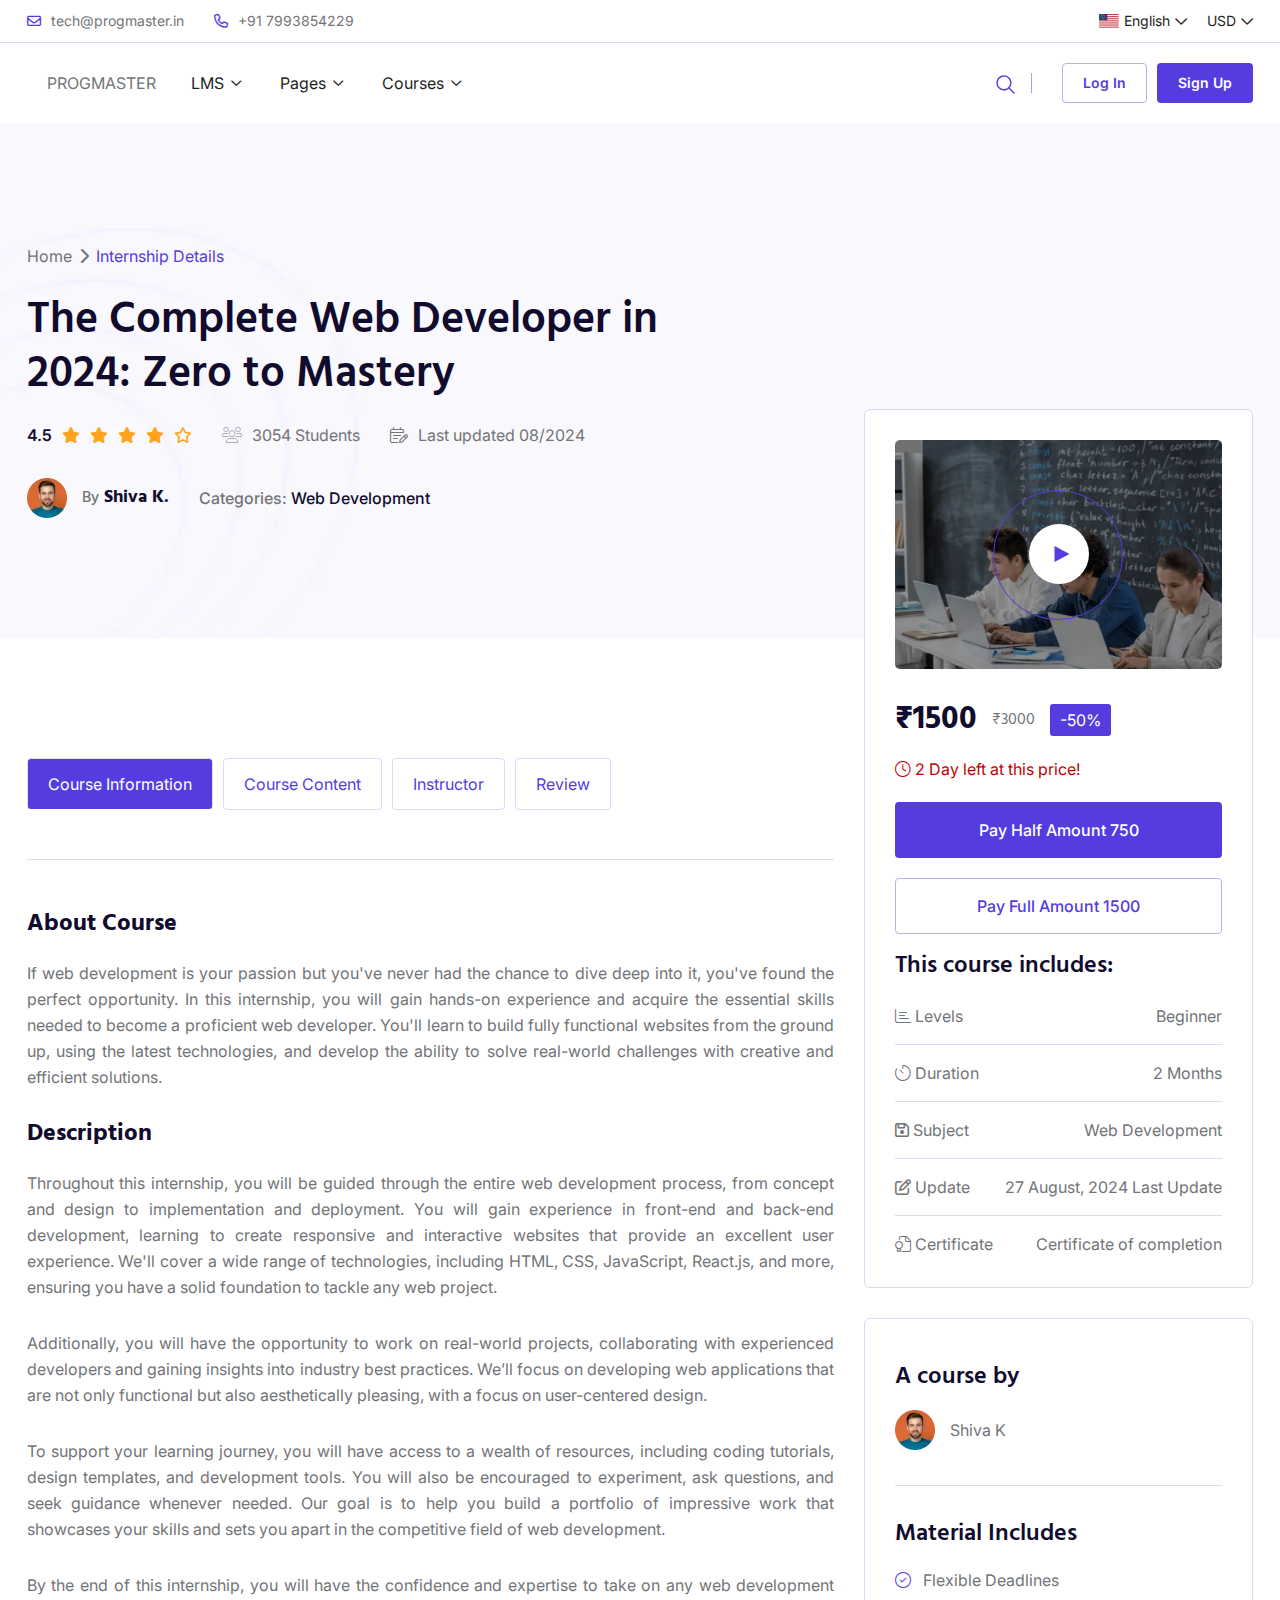
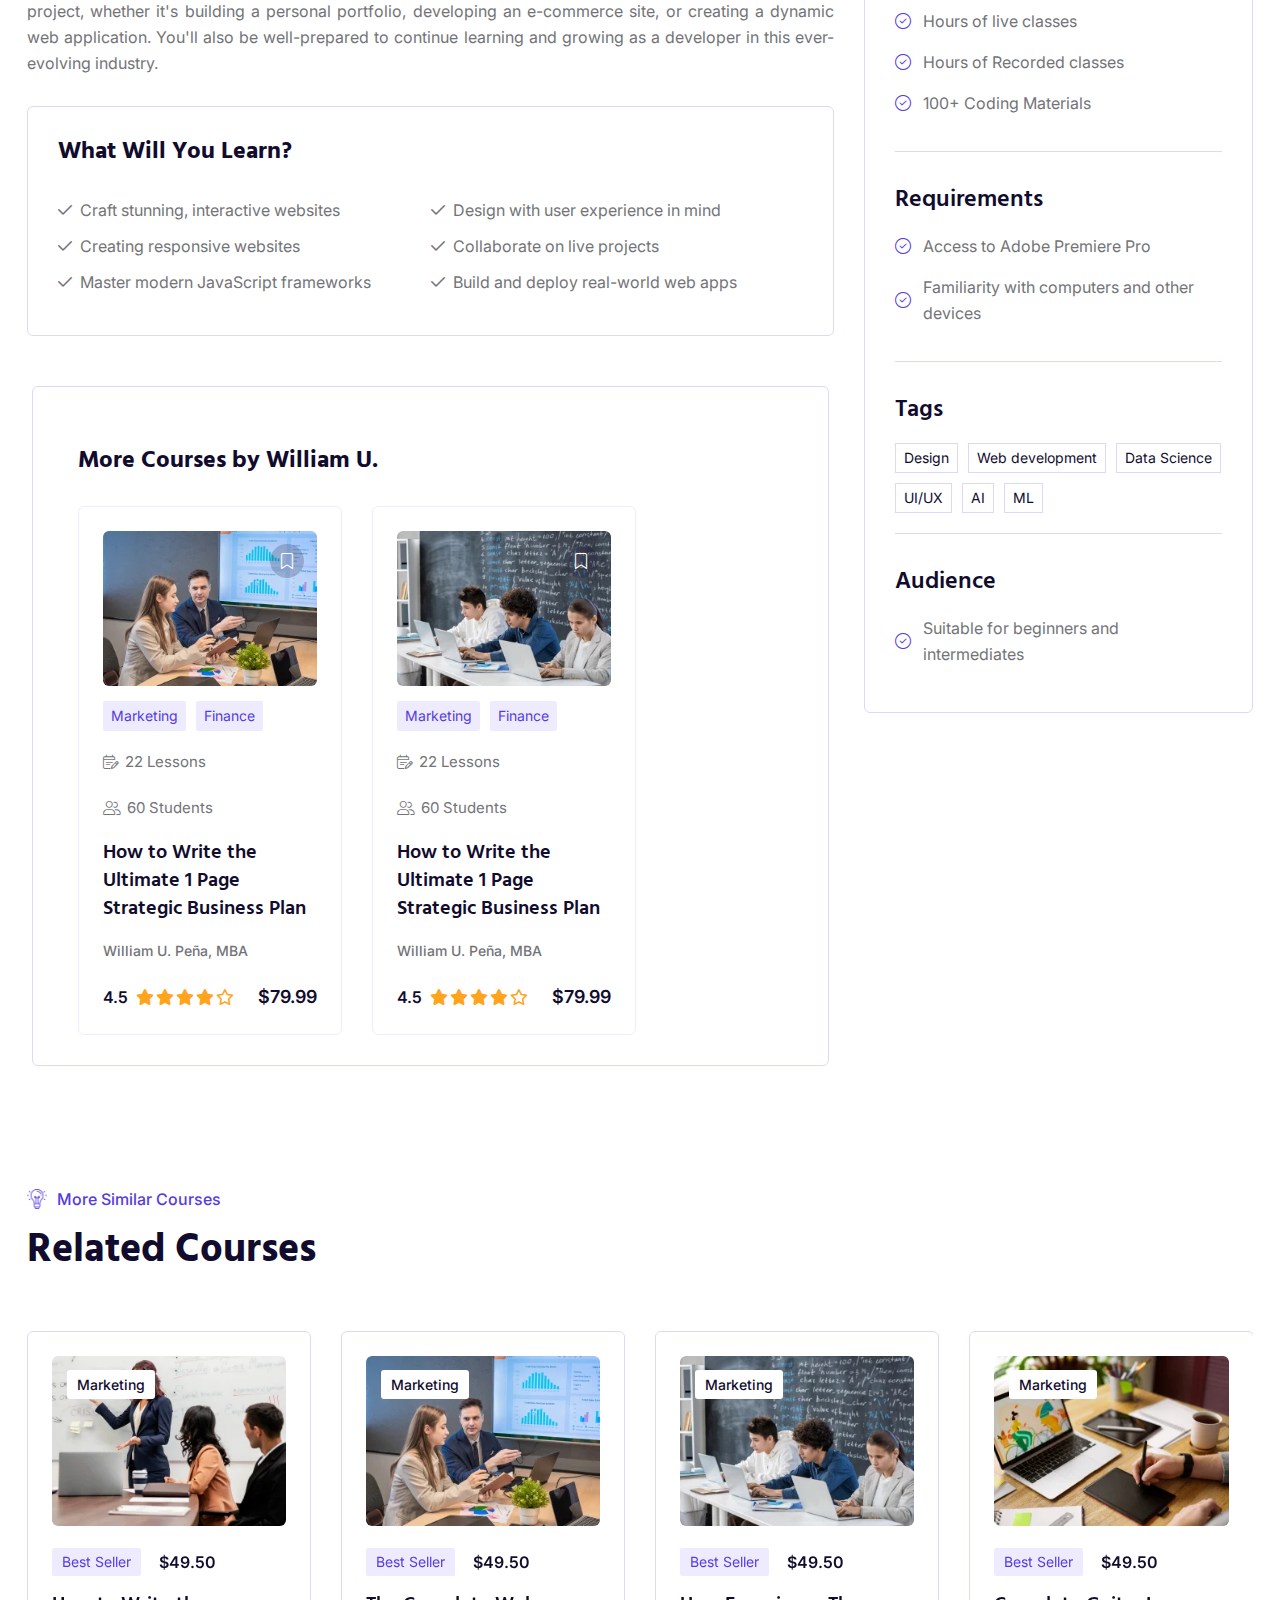
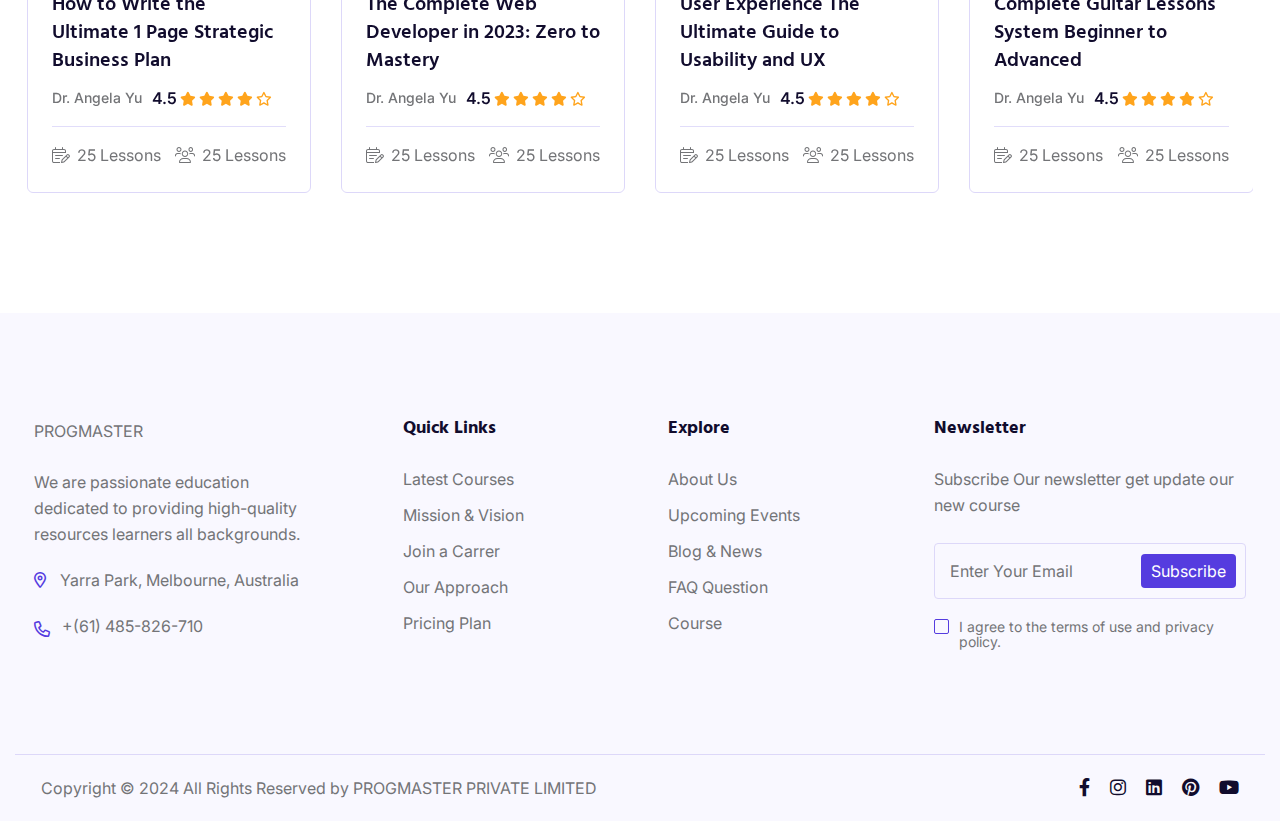
<file: web dev.html>
<!DOCTYPE html>
<html lang="en">

<head>
    <meta charset="UTF-8">
    <meta name="viewport" content="width=device-width, initial-scale=1.0">
    <title>The Complete Web Developer in 2024: Zero to Mastery</title>
    <link rel="shortcut icon" type="image/x-icon" href="single-course-assets/images/fav.png">
    <!-- fontawesome 6.4.2 -->
    <link rel="stylesheet" href="single-course-assets/css/plugins/fontawesome-6.css">
    <!-- swiper Css 10.2.0 -->
    <link rel="stylesheet" href="single-course-assets/css/plugins/swiper.min.css">
    <!-- magnific popup css -->
    <link rel="stylesheet" href="single-course-assets/css/vendor/magnific-popup.css">
    <!-- Bootstrap 5.0.2 -->
    <link rel="stylesheet" href="single-course-assets/css/vendor/bootstrap.min.css">
    <!-- jquery ui css -->
    <link rel="stylesheet" href="single-course-assets/css/vendor/jquery-ui.css">
    <!-- metismenu scss -->
    <link rel="stylesheet" href="single-course-assets/css/vendor/metismenu.css">
    <!-- custom style css -->
    <link rel="stylesheet" href="single-course-assets/css/style.css">

    <style>
        .play-vedio-wrapper.locked {
            pointer-events: none;
            /* Disable clicking */
            opacity: 0.5;
            /* Optional: make it look disabled */
            cursor: not-allowed;
            /* Optional: change the cursor to indicate it's disabled */
        }

        .play-vedio-wrapper.locked .right i {
            color: #ccc;
            /* Optional: change the color of the lock icon to indicate it's disabled */
        }

        .locked-all {
            pointer-events: none;

            cursor: not-allowed;
        }
    </style>
</head>

<body>

    <!-- header style one -->
    <!-- header style one -->
    <header class="header-one v-2 header--sticky">
        <div class="header-top-one-wrapper">
            <div class="container">
                <div class="row">
                    <div class="col-lg-12">
                        <div class="header-top-one">
                            <div class="left-information">
                                <a href="mailto:someone@example.com" class="email"><i
                                        class="fa-light fa-envelope"></i>tech@progmaster.in</a>
                                <a href="tel:+4733378901" class="email"><i class="fa-light fa-phone"></i>+91
                                    7993854229</a>
                            </div>
                            <div class="right-information">
                                <div class="right-information">
                                    <ul class="rts-dropdown-menu switcher-language">
                                        <li class="has-child-menu">
                                            <a href="#">
                                                <img class="left-image" src="single-course-assets/images/flag-01.svg"
                                                    alt="Language Images">
                                                <span class="menu-item">English</span>
                                                <i class="fa-regular fa-chevron-down"></i>
                                            </a>
                                            <ul class="sub-menu">
                                                <li>
                                                    <a href="#">
                                                        <img class="left-image"
                                                            src="single-course-assets/images/flag-03.svg"
                                                            alt="Language Images">
                                                        <span class="menu-item">Deutsch</span>
                                                    </a>
                                                </li>
                                                <li>
                                                    <a href="#">
                                                        <img class="left-image"
                                                            src="single-course-assets/images/flag-02.svg"
                                                            alt="Language Images">
                                                        <span class="menu-item">Portuguese</span>
                                                    </a>
                                                </li>
                                                <li>
                                                    <a href="#">
                                                        <img class="left-image"
                                                            src="single-course-assets/images/flag-04.svg"
                                                            alt="Language Images">
                                                        <span class="menu-item">Russian</span>
                                                    </a>
                                                </li>
                                            </ul>
                                        </li>
                                    </ul>
                                    <ul class="rts-dropdown-menu switcher-currency">
                                        <li class="has-child-menu">
                                            <a href="#">
                                                <span class="menu-item">USD</span>
                                                <i class="fa-regular fa-chevron-down"></i>
                                            </a>
                                            <ul class="sub-menu">
                                                <li>
                                                    <a href="#">
                                                        <span class="menu-item">Euro</span>
                                                    </a>
                                                </li>
                                                <li>
                                                    <a href="#">
                                                        <span class="menu-item">Real</span>
                                                    </a>
                                                </li>
                                                <li>
                                                    <a href="#">
                                                        <span class="menu-item">Ruble</span>
                                                    </a>
                                                </li>
                                            </ul>
                                        </li>
                                    </ul>
                                </div>
                            </div>
                        </div>
                    </div>
                </div>
            </div>
        </div>
        <div class="container">
            <div class="row">
                <div class="col-lg-12">
                    <div class="header-one-wrapper">
                        <div class="left-side-header">
                            <a href="web dev.html" class="logo-area">
                                <a href="index.html" class="logo">
                                    PROGMASTER
                                </a>
                                <div class="main-nav-one">
                                    <nav>
                                        <ul>
                                            <li class="has-dropdown" style="position: static;">
                                                <a class="nav-link" href="#">LMS</a>
                                                <ul class="megamenu-hub">
                                                    <li>
                                                        <ul class="">
                                                            <li>
                                                                <a href="index-three.html">Internship Hub</a>
                                                                <span>Hot</span>
                                                            </li>
                                                            <li>
                                                                <a href="index-two.html" class="locked-all">Online
                                                                    course </a>
                                                                <span class="popular">Popular</span>
                                                            </li>
                                                            <li>
                                                                <a href="index.html" class="locked-all">Live
                                                                    Projects</a>

                                                            </li>
                                                            <li><a href="index-four.html" class="locked-all">Distance
                                                                    learning</a></li>
                                                            <li>
                                                                <a href="index-five.html" class="locked-all">Instructor
                                                                    Hiring</a>
                                                                <span>Hot</span>
                                                            </li>
                                                        </ul>
                                                        <ul class="">
                                                            <li>
                                                                <a href="index-six.html" class="locked-all">Online
                                                                    Terminal</a>
                                                                <span>Hot</span>
                                                            </li>
                                                            <li><a href="index-seven.html" class="locked-all">Student
                                                                    Community</a></li>
                                                            <li>
                                                                <a href="index-eight.html" class="locked-all">Up-Comming
                                                                    Webinar</a>
                                                                <span class="popular">Popular</span>
                                                            </li>
                                                            <li><a href="index-nine.html" class="locked-all">Course
                                                                    Portal</a></li>
                                                            <li><a href="index-ten.html" class="locked-all">Inern
                                                                    Hiring</a></li>
                                                        </ul>
                                                        <div class="absolute-image-shape shape-image">
                                                            <img class=" shape one" src="assets/images/nav/02.png"
                                                                data-speed="0.04" data-revert="true" alt="nav">
                                                            <img class=" shape two" src="assets/images/nav/03.png"
                                                                data-speed="0.04" alt="nav">
                                                        </div>
                                                        <div class="nav-mega-image">
                                                            <a href="single-course.html">
                                                                <img src="assets/images/nav/01.jpg" alt="nav">
                                                            </a>
                                                        </div>
                                                    </li>
                                                </ul>
                                            </li>
                                            <li class="has-dropdown">
                                                <a class="nav-link" href="#">Pages</a>
                                                <ul class="submenu">
                                                    <li><a href="about.html" class="locked-all">About Us</a></li>
                                                    <!-- <li><a href="about-two.html">About Two</a></li>
                                                    <li><a href="instructor-profile.html">Profile</a></li> -->
                                                    <li><a href="contact.html" class="locked-all">Contact</a></li>
                                                    <!-- <li class="sub-dropdown"> -->
                                                    <!-- <a href="javascript:void(0);">Zoom</a>
                                                        <ul class="submenu third-lvl base">
                                                            <li><a class="mobile-menu-link" href="zoom-meeting.html">Zoom Meeting</a></li>
                                                            <li><a class="mobile-menu-link" href="zoom-details.html">Zoom Details</a></li>
                                                        </ul>
                                                    </li> -->
                                                    <!-- <li class="sub-dropdown">
                                                        <a href="javascript:void(0);">Event</a>
                                                        <ul class="submenu third-lvl base">
                                                            <li><a class="mobile-menu-link" href="event.html">Event</a></li>
                                                            <li><a class="mobile-menu-link" href="event-2.html">Event Two</a></li>
                                                            <li><a class="mobile-menu-link" href="event-details.html">Event Details</a></li>
                                                        </ul>
                                                    </li> -->
                                                    <!-- <li class="sub-dropdown">
                                                        <a href="javascript:void(0);">Shop</a>
                                                        <ul class="submenu third-lvl base">
                                                            <li><a class="mobile-menu-link" href="shop.html">Shop</a></li>
                                                            <li><a class="mobile-menu-link" href="product-details.html">Product Details</a></li>
                                                            <li><a class="mobile-menu-link" href="checkout.html">Checkout</a></li>
                                                            <li><a class="mobile-menu-link" href="cart.html">Cart</a></li>
                                                        </ul>
                                                    </li> -->
                                                    <!-- <li><a href="404.html">Error 404</a></li> -->
                                                </ul>
                                            </li>
                                            <li class="has-dropdown" style="position: static;">
                                                <a class="nav-link locked-all" href="#">Courses</a>
                                                <ul class="megamenu-hub min-mega shape-move">
                                                    <li>
                                                        <ul class="">
                                                            <li class="parent"><a href="#">Internship</a></li>
                                                            <li><a class="mobile-menu-link"
                                                                    href="java-course.html">Java</a>
                                                            </li>
                                                            <li><a class="mobile-menu-link"
                                                                    href="python-course.html">Python</a>
                                                            </li>
                                                            <li><a class="mobile-menu-link" href="web dev.html">Web
                                                                    Dev</a>
                                                            </li>
                                                            <li><a class="mobile-menu-link locked-all"
                                                                    href="course-four.html">Flutter</a>
                                                            </li>
                                                            <li><a class="mobile-menu-link locked-all"
                                                                    href="course-five.html">Data
                                                                    Science</a></li>
                                                            <li><a class="mobile-menu-link locked-all"
                                                                    href="course-six.html">Microsoft
                                                                    Azure</a></li>
                                                        </ul>
                                                        <ul class="">
                                                            <li class="parent"><a href="#" class="locked-all">Courses
                                                                </a></li>
                                                            <li><a class="mobile-menu-link locked-all"
                                                                    href="single-course.html">AWS</a>
                                                            </li>
                                                            <li><a class="mobile-menu-link locked-all"
                                                                    href="single-course-two.html">A.I</a>
                                                            </li>
                                                            <li><a class="mobile-menu-link locked-all"
                                                                    href="single-course-three.html">M.L</a>
                                                            </li>
                                                            <li><a class="mobile-menu-link locked-all"
                                                                    href="single-course-four.html">Block
                                                                    Chain</a></li>
                                                            <li><a class="mobile-menu-link locked-all"
                                                                    href="single-course-five.html locked-all">Cloud
                                                                    Computing</a></li>
                                                            <li><a class="mobile-menu-link locked-all"
                                                                    href="single-course-free.html locked-all">Ethical
                                                                    Hacking</a>
                                                            </li>
                                                        </ul>
                                                        <ul class="">
                                                            <li class="parent"><a href="#" class="locked-all">Others</a>
                                                            </li>
                                                            <li><a href="become-instructor.html"
                                                                    class="locked-all">Aptitude</a></li>
                                                            <li><a href="instructor-profile.html"
                                                                    class="locked-all">Soft Skills</a></li>
                                                            <li><a href="instructor.html" class="locked-all">Coading
                                                                    Contest</a></li>
                                                            <li><a href="pricing.html" class="locked-all">Coading
                                                                    Quiz</a></li>
                                                            <li><a href="log-in.html" class="locked-all">Coding Game</a>
                                                            </li>
                                                            <li><a href="registration.html" class="locked-all">Logic
                                                                    Bulding Techniques</a>
                                                            </li>
                                                        </ul>

                                                    </li>
                                                </ul>
                                            </li>
                                        </ul>
                                    </nav>
                                </div>
                            </a>
                        </div>

                        <div class="header-right-area-one">
                            <div class="actions-area">
                                <div class="search-btn" id="search">
                                    <svg xmlns="http://www.w3.org/2000/svg" width="22" height="22" viewBox="0 0 22 22"
                                        fill="none">
                                        <path
                                            d="M19.9375 18.9652L14.7454 13.7732C15.993 12.2753 16.6152 10.3542 16.4824 8.40936C16.3497 6.46453 15.4722 4.64575 14.0326 3.33139C12.593 2.01702 10.7021 1.30826 8.75326 1.35254C6.8044 1.39683 4.94764 2.19075 3.56924 3.56916C2.19083 4.94756 1.39691 6.80432 1.35263 8.75317C1.30834 10.702 2.0171 12.5929 3.33147 14.0325C4.64584 15.4721 6.46461 16.3496 8.40944 16.4823C10.3543 16.6151 12.2754 15.993 13.7732 14.7453L18.9653 19.9374L19.9375 18.9652ZM2.75 8.93742C2.75 7.71365 3.11289 6.51736 3.79278 5.49983C4.47267 4.4823 5.43903 3.68923 6.56965 3.22091C7.70026 2.7526 8.94436 2.63006 10.1446 2.86881C11.3449 3.10756 12.4474 3.69686 13.3127 4.56219C14.1781 5.42753 14.7674 6.53004 15.0061 7.7303C15.2449 8.93055 15.1223 10.1747 14.654 11.3053C14.1857 12.4359 13.3926 13.4022 12.3751 14.0821C11.3576 14.762 10.1613 15.1249 8.9375 15.1249C7.29703 15.1231 5.72427 14.4706 4.56429 13.3106C3.4043 12.1506 2.75182 10.5779 2.75 8.93742Z"
                                            fill="#553CDF" />
                                    </svg>
                                </div>
                                <!-- <div class="cart cart-icon">
                                    <i class="fa-regular fa-cart-shopping"></i>
                                </div> -->
                            </div>
                            <div class="buttons-area">
                                <a href="log-in.html" class="rts-btn btn-border">Log In</a>
                                <a href="registration.html" class="rts-btn btn-primary locked-all">Sign Up</a>
                            </div>
                            <div class="menu-btn" id="menu-btn">
                                <svg width="20" height="16" viewBox="0 0 20 16" fill="none"
                                    xmlns="http://www.w3.org/2000/svg">
                                    <rect y="14" width="20" height="2" fill="#1F1F25"></rect>
                                    <rect y="7" width="20" height="2" fill="#1F1F25"></rect>
                                    <rect width="20" height="2" fill="#1F1F25"></rect>
                                </svg>
                            </div>
                        </div>
                    </div>
                </div>
            </div>
        </div>
    </header>
    <!-- header style end -->
    <!-- header style end -->

    <!-- course details breadcrumb -->
    <div class="course-details-breadcrumb-1 bg_image rts-section-gap">
        <div class="container">
            <div class="row">
                <div class="col-lg-12">
                    <div class="single-course-left-align-wrapper">
                        <div class="meta-area">
                            <a href="index.html">Home</a>
                            <i class="fa-solid fa-chevron-right"></i>
                            <a class="active" href="#">Internship Details</a>
                        </div>
                        <h1 class="title">
                            The Complete Web Developer in <br> 2024: Zero to Mastery
                        </h1>
                        <div class="rating-area">
                            <div class="stars-area">
                                <span>4.5</span>
                                <i class="fa-solid fa-star"></i>
                                <i class="fa-solid fa-star"></i>
                                <i class="fa-solid fa-star"></i>
                                <i class="fa-solid fa-star"></i>
                                <i class="fa-regular fa-star"></i>
                            </div>
                            <div class="students">
                                <i class="fa-thin fa-users"></i>
                                <span>3054 Students</span>
                            </div>
                            <div class="calender-area-stars">
                                <i class="fa-light fa-calendar-lines-pen"></i>
                                <span>Last updated 08/2024</span>
                            </div>
                        </div>
                        <div class="author-area">
                            <div class="author">
                                <img src="single-course-assets/images/breadcrumb/01.png" alt="breadcrumb">
                                <h6 class="name"><span>By</span> Shiva K.</h6>
                            </div>
                            <p> <span>Categories: </span> Web Development</p>
                        </div>
                    </div>
                </div>
            </div>
        </div>
    </div>
    <!-- course details breadcrumb end -->


    <!-- course details area start -->
    <div class="rts-course-area rts-section-gap">
        <div class="container">
            <div class="row g-5">
                <div class="col-lg-8 order-cl-1 order-lg-1 order-md-2 order-sm-2 order-2">
                    <div class="course-details-btn-wrapper pb--50">
                        <ul class="nav nav-tabs" id="myTab" role="tablist">
                            <li class="nav-item" role="presentation">
                                <button class="nav-link active" id="home-tab" data-bs-toggle="tab"
                                    data-bs-target="#home" type="button" role="tab" aria-controls="home"
                                    aria-selected="true">Course Information</button>
                            </li>
                            <li class="nav-item" role="presentation">
                                <button class="nav-link " id="profile-tab" data-bs-toggle="tab"
                                    data-bs-target="#profile" type="button" role="tab" aria-controls="profile"
                                    aria-selected="false">Course Content</button>
                            </li>
                            <li class="nav-item" role="presentation">
                                <button class="nav-link" id="contact-tab" data-bs-toggle="tab" data-bs-target="#contact"
                                    type="button" role="tab" aria-controls="contact"
                                    aria-selected="false">Instructor</button>
                            </li>
                            <li class="nav-item" role="presentation">
                                <button class="nav-link" id="contacts-tab" data-bs-toggle="tab"
                                    data-bs-target="#contacts" type="button" role="tab" aria-controls="contacts"
                                    aria-selected="false">Review</button>
                            </li>
                        </ul>
                    </div>
                    <div class="tab-content mt--50" id="myTabContent">
                        <div class="tab-pane fade  show active" id="home" role="tabpanel" aria-labelledby="home-tab">
                            <div class="course-content-wrapper">
                                <h5 class="title">About Course</h5>
                                <p class="disc" style="text-align: justify;">
                                    If web development is your passion but you've never had the chance to dive deep into
                                    it, you've found the perfect opportunity. In this internship, you will gain hands-on
                                    experience and acquire the essential skills needed to become a proficient web
                                    developer. You'll learn to build fully functional websites from the ground up, using
                                    the latest technologies, and develop the ability to solve real-world challenges with
                                    creative and efficient solutions.
                                </p>
                                <h5 class="title">Description</h5>
                                <p class="disc" style="text-align: justify;">
                                    Throughout this internship, you will be guided through the entire web development
                                    process, from concept and design to implementation and deployment. You will gain
                                    experience in front-end and back-end development, learning to create responsive and
                                    interactive websites that provide an excellent user experience. We'll cover a wide
                                    range of technologies, including HTML, CSS, JavaScript, React.js, and more, ensuring
                                    you have a solid foundation to tackle any web project.
                                </p>
                                <p class="disc" style="text-align: justify;">
                                    Additionally, you will have the opportunity to work on real-world projects,
                                    collaborating with experienced developers and gaining insights into industry best
                                    practices. We’ll focus on developing web applications that are not only functional
                                    but also aesthetically pleasing, with a focus on user-centered design.
                                </p>
                                <p class="disc" style="text-align: justify;">
                                    To support your learning journey, you will have access to a wealth of resources,
                                    including coding tutorials, design templates, and development tools. You will also
                                    be encouraged to experiment, ask questions, and seek guidance whenever needed. Our
                                    goal is to help you build a portfolio of impressive work that showcases your skills
                                    and sets you apart in the competitive field of web development.
                                </p>
                                <p class="disc" style="text-align: justify;">
                                    By the end of this internship, you will have the confidence and expertise to take on
                                    any web development project, whether it's building a personal portfolio, developing
                                    an e-commerce site, or creating a dynamic web application. You'll also be
                                    well-prepared to continue learning and growing as a developer in this ever-evolving
                                    industry.

                                </p>
                                <div class="module-wrapper">
                                    <h6 class="title">What Will You Learn?</h6>
                                    <div class="inner-content">
                                        <div class="single-wrapper">
                                            <div class="single-codule">
                                                <i class="fa-regular fa-check"></i>
                                                <p>Craft stunning, interactive websites</p>
                                            </div>
                                            <div class="single-codule">
                                                <i class="fa-regular fa-check"></i>
                                                <p>Creating responsive websites</p>
                                            </div>
                                            <div class="single-codule">
                                                <i class="fa-regular fa-check"></i>
                                                <p>Master modern JavaScript frameworks</p>
                                            </div>
                                        </div>
                                        <div class="single-wrapper">
                                            <div class="single-codule">
                                                <i class="fa-regular fa-check"></i>
                                                <p>Design with user experience in mind</p>
                                            </div>
                                            <div class="single-codule">
                                                <i class="fa-regular fa-check"></i>
                                                <p>Collaborate on live projects</p>
                                            </div>
                                            <div class="single-codule">
                                                <i class="fa-regular fa-check"></i>
                                                <p>Build and deploy real-world web apps</p>
                                            </div>
                                        </div>
                                    </div>

                                </div>
                            </div>
                        </div>
                        <div class="tab-pane fade" id="profile" role="tabpanel" aria-labelledby="profile-tab">
                            <div class="course-content-wrapper-main">
                                <h5 class="title">Course Content</h5>

                                <!-- course content accordion area -->
                                <div class="accordion mt--30" id="accordionExample">
                                    <div class="accordion-item">
                                        <h2 class="accordion-header" id="headingOne">
                                            <button class="accordion-button" type="button" data-bs-toggle="collapse"
                                                data-bs-target="#collapseOne" aria-expanded="true"
                                                aria-controls="collapseOne">
                                                <span>Introduction to Web Development</span>
                                                <span>Week-1</span>
                                            </button>
                                        </h2>
                                        <div id="collapseOne" class="accordion-collapse collapse show"
                                            aria-labelledby="headingOne" data-bs-parent="#accordionExample">
                                            <div class="accordion-body">
                                                <!-- play single area start -->
                                                <a href="#" class="play-vedio-wrapper locked">
                                                    <div class="left">
                                                        <i class="fa-light fa-circle-play"></i>
                                                        <span>Overview of Web Development</span>
                                                    </div>
                                                    <div class="right">
                                                        <span class="play">DAY 1</span>
                                                        <span> <i class="fa-regular fa-lock"></i>
                                                        </span>
                                                    </div>
                                                </a>
                                                <!-- play single area end -->
                                                <!-- play single area start -->
                                                <a href="#" class="play-vedio-wrapper locked">
                                                    <div class="left">
                                                        <i class="fa-light fa-circle-play"></i>
                                                        <span>Basic Tools and Setup</span>
                                                    </div>
                                                    <div class="right">
                                                        <span class="play">DAY 2</span>
                                                        <span> <i class="fa-regular fa-lock"></i>
                                                        </span>
                                                    </div>
                                                </a>
                                                <a href="#" class="play-vedio-wrapper locked">
                                                    <div class="left">
                                                        <i class="fa-light fa-circle-play"></i>
                                                        <span>Creating Simple HTML Page</span>
                                                    </div>
                                                    <div class="right">
                                                        <span class="play">DAY 3</span>
                                                        <span> <i class="fa-regular fa-lock"></i>
                                                        </span>
                                                    </div>
                                                </a><a href="#" class="play-vedio-wrapper locked">
                                                    <div class="left">
                                                        <i class="fa-light fa-circle-play"></i>
                                                        <span>Creating Simple HTML Pages</span>
                                                    </div>
                                                    <div class="right">
                                                        <span class="play">DAY 4</span>
                                                        <span> <i class="fa-regular fa-lock"></i>
                                                        </span>
                                                    </div>
                                                </a><a href="#" class="play-vedio-wrapper locked">
                                                    <div class="left">
                                                        <i class="fa-light fa-circle-play"></i>
                                                        <span>Introduction to CSS</span>
                                                    </div>
                                                    <div class="right">
                                                        <span class="play">DAY 5</span>
                                                        <span> <i class="fa-regular fa-lock"></i>
                                                        </span>
                                                    </div>
                                                </a><a href="#" class="play-vedio-wrapper locked">
                                                    <div class="left">
                                                        <i class="fa-light fa-circle-play"></i>
                                                        <span>Assignments On Prevous Concepts<span>
                                                    </div>
                                                    <div class="right">
                                                        <span class="play">DAY 6</span>
                                                        <span> <i class="fa-regular fa-lock"></i>
                                                        </span>
                                                    </div>
                                                </a>
                                                <a href="#" class="play-vedio-wrapper locked">
                                                    <div class="left">
                                                        <i class="fa-light fa-circle-play"></i>
                                                        <span>Top Interview Questions</span>
                                                    </div>
                                                    <div class="right">
                                                        <span class="play">DAY 7</span>
                                                        <span> <i class="fa-regular fa-lock"></i>
                                                        </span>
                                                    </div>
                                                </a>
                                            </div>
                                        </div>
                                    </div>
                                    <div class="accordion-item locked">
                                        <h2 class="accordion-header" id="headingTwo">
                                            <button class="accordion-button collapsed" type="button"
                                                data-bs-toggle="collapse" data-bs-target="#collapseTwo"
                                                aria-expanded="false" aria-controls="collapseTwo">
                                                <span>Advanced HTML & CSS</span>
                                                <span>Week 2</span>
                                            </button>
                                        </h2>
                                        <div id="collapseTwo" class="accordion-collapse collapse"
                                            aria-labelledby="headingTwo" data-bs-parent="#accordionExample">
                                            <div class="accordion-body">
                                                <!-- play single area start -->
                                                <a href="#" class="play-vedio-wrapper locked">
                                                    <div class="left">
                                                        <i class="fa-light fa-circle-play"></i>
                                                        <span>Advanced HTML Elements</span>
                                                    </div>
                                                    <div class="right">
                                                        <span class="play">DAY 1</span>
                                                        <span> <i class="fa-regular fa-lock"></i>
                                                        </span>
                                                    </div>
                                                </a>
                                                <!-- play single area end -->
                                                <!-- play single area start -->
                                                <a href="#" class="play-vedio-wrapper locked">
                                                    <div class="left">
                                                        <i class="fa-light fa-circle-play"></i>
                                                        <span>Advanced CSS Techniques</span>
                                                    </div>
                                                    <div class="right">
                                                        <span class="play">DAY 2</span>
                                                        <span> <i class="fa-regular fa-lock"></i>
                                                        </span>
                                                    </div>
                                                </a>
                                                <!-- play single area end -->
                                                <!-- play single area start -->
                                                <a href="#" class="play-vedio-wrapper locked">
                                                    <div class="left">
                                                        <i class="fa-light fa-circle-play"></i>
                                                        <span>Responsive Design</span>
                                                    </div>
                                                    <div class="right">
                                                        <span class="play">DAY 3</span>
                                                        <span> <i class="fa-regular fa-lock"></i>
                                                        </span>
                                                    </div>
                                                </a>
                                                <!-- play single area end -->
                                                <!-- play single area start -->
                                                <a href="#" class="play-vedio-wrapper locked">
                                                    <div class="left">
                                                        <i class="fa-light fa-circle-play"></i>
                                                        <span>CSS Animations and Transitions</span>
                                                    </div>
                                                    <div class="right">
                                                        <span class="play">DAY 4</span>
                                                        <span> <i class="fa-regular fa-lock"></i>
                                                        </span>
                                                    </div>
                                                </a>
                                                <!-- play single area end -->
                                                <!-- play single area start -->
                                                <a href="#" class="play-vedio-wrapper locked">
                                                    <div class="left">
                                                        <i class="fa-light fa-circle-play"></i>
                                                        <span>CSS Preprocessors (Sass)</span>
                                                    </div>
                                                    <div class="right">
                                                        <span class="play">DAY 5</span>
                                                        <span> <i class="fa-regular fa-lock"></i>
                                                        </span>
                                                    </div>
                                                </a>
                                                <!-- play single area end -->
                                                <!-- play single area start -->
                                                <a href="#" class="play-vedio-wrapper locked">
                                                    <div class="left">
                                                        <i class="fa-light fa-circle-play"></i>
                                                        <span>Assignments On Prevous Concepts<span>
                                                    </div>
                                                    <div class="right">
                                                        <span class="play">DAY 6</span>
                                                        <span> <i class="fa-regular fa-lock"></i>
                                                        </span>
                                                    </div>
                                                </a>
                                                <a href="#" class="play-vedio-wrapper locked">
                                                    <div class="left">
                                                        <i class="fa-light fa-circle-play"></i>
                                                        <span>Top Interview Questions</span>
                                                    </div>
                                                    <div class="right">
                                                        <span class="play">DAY 7</span>
                                                        <span> <i class="fa-regular fa-lock"></i>
                                                        </span>
                                                    </div>
                                                </a>
                                                <!-- play single area end -->
                                            </div>
                                        </div>
                                    </div>
                                    <div class="accordion-item">
                                        <h2 class="accordion-header" id="headingThree">
                                            <button class="accordion-button collapsed" type="button"
                                                data-bs-toggle="collapse" data-bs-target="#collapseThree"
                                                aria-expanded="false" aria-controls="collapseThree">
                                                <span> JavaScript Basics</span>
                                                <span>Week 3</span>
                                            </button>
                                        </h2>
                                        <div id="collapseThree" class="accordion-collapse collapse"
                                            aria-labelledby="headingThree" data-bs-parent="#accordionExample">
                                            <div class="accordion-body">
                                                <a href="#" class="play-vedio-wrapper locked">
                                                    <div class="left">
                                                        <i class="fa-light fa-circle-play"></i>
                                                        <span>Introduction to JavaScript</span>
                                                    </div>
                                                    <div class="right">
                                                        <span class="play">DAY 1</span>
                                                        <span> <i class="fa-regular fa-lock"></i>
                                                        </span>
                                                    </div>
                                                </a>
                                                <!-- play single area end -->
                                                <!-- play single area start -->
                                                <a href="#" class="play-vedio-wrapper locked">
                                                    <div class="left">
                                                        <i class="fa-light fa-circle-play"></i>
                                                        <span>Functions and Scope</span>
                                                    </div>
                                                    <div class="right">
                                                        <span class="play">DAY 2</span>
                                                        <span> <i class="fa-regular fa-lock"></i>
                                                        </span>
                                                    </div>
                                                </a>
                                                <!-- play single area end -->
                                                <!-- play single area start -->
                                                <a href="#" class="play-vedio-wrapper locked">
                                                    <div class="left">
                                                        <i class="fa-light fa-circle-play"></i>
                                                        <span>Control Flow</span>
                                                    </div>
                                                    <div class="right">
                                                        <span class="play">DAY 3</span>
                                                        <span> <i class="fa-regular fa-lock"></i>
                                                        </span>
                                                    </div>
                                                </a>
                                                <!-- play single area end -->
                                                <!-- play single area start -->
                                                <a href="#" class="play-vedio-wrapper locked">
                                                    <div class="left">
                                                        <i class="fa-light fa-circle-play"></i>
                                                        <span>Arrays and Objects</span>
                                                    </div>
                                                    <div class="right">
                                                        <span class="play">DAY 4</span>
                                                        <span> <i class="fa-regular fa-lock"></i>
                                                        </span>
                                                    </div>
                                                </a>
                                                <!-- play single area end -->
                                                <!-- play single area start -->
                                                <a href="#" class="play-vedio-wrapper locked">
                                                    <div class="left">
                                                        <i class="fa-light fa-circle-play"></i>
                                                        <span>DOM Manipulation & Event Handling</span>
                                                    </div>
                                                    <div class="right">
                                                        <span class="play">DAY 5</span>
                                                        <span> <i class="fa-regular fa-lock"></i>
                                                        </span>
                                                    </div>
                                                </a>
                                                <!-- play single area end -->
                                                <!-- play single area start -->
                                                <a href="#" class="play-vedio-wrapper locked">
                                                    <div class="left">
                                                        <i class="fa-light fa-circle-play"></i>
                                                        <span>Assignments On Prevous Concepts<span>
                                                    </div>
                                                    <div class="right">
                                                        <span class="play">DAY 6</span>
                                                        <span> <i class="fa-regular fa-lock"></i>
                                                        </span>
                                                    </div>
                                                </a>
                                                <a href="#" class="play-vedio-wrapper locked">
                                                    <div class="left">
                                                        <i class="fa-light fa-circle-play"></i>
                                                        <span>Top Interview Questions</span>
                                                    </div>
                                                    <div class="right">
                                                        <span class="play">DAY 7</span>
                                                        <span> <i class="fa-regular fa-lock"></i>
                                                        </span>
                                                    </div>
                                                </a>
                                                <!-- play single area end -->
                                            </div>
                                        </div>
                                    </div>
                                    <div class="accordion-item">
                                        <h2 class="accordion-header" id="headingFour">
                                            <button class="accordion-button collapsed" type="button"
                                                data-bs-toggle="collapse" data-bs-target="#collapseFour"
                                                aria-expanded="false" aria-controls="collapseFour">
                                                <span>Advanced JavaScript Concepts</span>
                                                <span>Week 4</span>
                                            </button>
                                        </h2>
                                        <div id="collapseFour" class="accordion-collapse collapse"
                                            aria-labelledby="headingFour" data-bs-parent="#accordionExample">
                                            <div class="accordion-body">
                                                <!-- play single area start -->
                                                <a href="#" class="play-vedio-wrapper locked">
                                                    <div class="left">
                                                        <i class="fa-light fa-circle-play"></i>
                                                        <span>JavaScript ES6 Features</span>
                                                    </div>
                                                    <div class="right">
                                                        <span class="play">DAY 1</span>
                                                        <span> <i class="fa-regular fa-lock"></i>
                                                        </span>
                                                    </div>
                                                </a>
                                                <!-- play single area end -->
                                                <!-- play single area start -->
                                                <a href="#" class="play-vedio-wrapper locked">
                                                    <div class="left">
                                                        <i class="fa-light fa-circle-play"></i>
                                                        <span>Asynchronous JavaScript</span>
                                                    </div>
                                                    <div class="right">
                                                        <span class="play">DAY 2</span>
                                                        <span> <i class="fa-regular fa-lock"></i>
                                                        </span>
                                                    </div>
                                                </a>
                                                <!-- play single area end -->
                                                <!-- play single area start -->
                                                <a href="#" class="play-vedio-wrapper locked">
                                                    <div class="left">
                                                        <i class="fa-light fa-circle-play"></i>
                                                        <span>Error Handling</span>
                                                    </div>
                                                    <div class="right">
                                                        <span class="play">DAY 3</span>
                                                        <span> <i class="fa-regular fa-lock"></i>
                                                        </span>
                                                    </div>
                                                </a>
                                                <!-- play single area end -->
                                                <!-- play single area start -->
                                                <a href="#" class="play-vedio-wrapper locked">
                                                    <div class="left">
                                                        <i class="fa-light fa-circle-play"></i>
                                                        <span>Arrays and Objects</span>
                                                    </div>
                                                    <div class="right">
                                                        <span class="play">DAY 4</span>
                                                        <span> <i class="fa-regular fa-lock"></i>
                                                        </span>
                                                    </div>
                                                </a>
                                                <!-- play single area end -->
                                                <!-- play single area start -->
                                                <a href="#" class="play-vedio-wrapper locked">
                                                    <div class="left">
                                                        <i class="fa-light fa-circle-play"></i>
                                                        <span>Introduction to APIs</span>
                                                    </div>
                                                    <div class="right">
                                                        <span class="play">DAY 5</span>
                                                        <span> <i class="fa-regular fa-lock"></i>
                                                        </span>
                                                    </div>
                                                </a>
                                                <!-- play single area end -->
                                                <!-- play single area start -->
                                                <a href="#" class="play-vedio-wrapper locked">
                                                    <div class="left">
                                                        <i class="fa-light fa-circle-play"></i>
                                                        <span>Assignments On Prevous Concepts<span>
                                                    </div>
                                                    <div class="right">
                                                        <span class="play">DAY 6</span>
                                                        <span> <i class="fa-regular fa-lock"></i>
                                                        </span>
                                                    </div>
                                                </a>
                                                <a href="#" class="play-vedio-wrapper locked">
                                                    <div class="left">
                                                        <i class="fa-light fa-circle-play"></i>
                                                        <span>Top Interview Questions</span>
                                                    </div>
                                                    <div class="right">
                                                        <span class="play">DAY 7</span>
                                                        <span> <i class="fa-regular fa-lock"></i>
                                                        </span>
                                                    </div>
                                                </a>
                                                <!-- play single area end -->
                                            </div>
                                        </div>
                                    </div>
                                    <div class="accordion-item">
                                        <h2 class="accordion-header" id="headingFive">
                                            <button class="accordion-button collapsed" type="button"
                                                data-bs-toggle="collapse" data-bs-target="#collapseFive"
                                                aria-expanded="false" aria-controls="collapseFive">
                                                <span>Introduction to React.js</span>
                                                <span>Week 5</span>
                                            </button>
                                        </h2>
                                        <div id="collapseFive" class="accordion-collapse collapse"
                                            aria-labelledby="headingFive" data-bs-parent="#accordionExample">
                                            <div class="accordion-body">
                                                <!-- play single area start -->
                                                <a href="#" class="play-vedio-wrapper locked">
                                                    <div class="left">
                                                        <i class="fa-light fa-circle-play"></i>
                                                        <span>Introduction to React</span>
                                                    </div>
                                                    <div class="right">
                                                        <span class="play">DAY 1</span>
                                                        <span> <i class="fa-regular fa-lock"></i>
                                                        </span>
                                                    </div>
                                                </a>
                                                <!-- play single area end -->
                                                <!-- play single area start -->
                                                <a href="#" class="play-vedio-wrapper locked">
                                                    <div class="left">
                                                        <i class="fa-light fa-circle-play"></i>
                                                        <span>React Props and State</span>
                                                    </div>
                                                    <div class="right">
                                                        <span class="play">DAY 2</span>
                                                        <span> <i class="fa-regular fa-lock"></i>
                                                        </span>
                                                    </div>
                                                </a>
                                                <!-- play single area end -->
                                                <!-- play single area start -->
                                                <a href="#" class="play-vedio-wrapper locked">
                                                    <div class="left">
                                                        <i class="fa-light fa-circle-play"></i>
                                                        <span>React Event Handling</span>
                                                    </div>
                                                    <div class="right">
                                                        <span class="play">DAY 3</span>
                                                        <span> <i class="fa-regular fa-lock"></i>
                                                        </span>
                                                    </div>
                                                </a>
                                                <!-- play single area end -->
                                                <!-- play single area start -->
                                                <a href="#" class="play-vedio-wrapper locked">
                                                    <div class="left">
                                                        <i class="fa-light fa-circle-play"></i>
                                                        <span>Conditional Rendering and Lists</span>
                                                    </div>
                                                    <div class="right">
                                                        <span class="play">DAY 4</span>
                                                        <span> <i class="fa-regular fa-lock"></i>
                                                        </span>
                                                    </div>
                                                </a>
                                                <!-- play single area end -->
                                                <!-- play single area start -->
                                                <a href="#" class="play-vedio-wrapper locked">
                                                    <div class="left">
                                                        <i class="fa-light fa-circle-play"></i>
                                                        <span>React Router</span>
                                                    </div>
                                                    <div class="right">
                                                        <span class="play">DAY 5</span>
                                                        <span> <i class="fa-regular fa-lock"></i>
                                                        </span>
                                                    </div>
                                                </a>
                                                <!-- play single area end -->
                                                <!-- play single area start -->
                                                <a href="#" class="play-vedio-wrapper locked">
                                                    <div class="left">
                                                        <i class="fa-light fa-circle-play"></i>
                                                        <span>Assignments On Prevous Concepts<span>
                                                    </div>
                                                    <div class="right">
                                                        <span class="play">DAY 6</span>
                                                        <span> <i class="fa-regular fa-lock"></i>
                                                        </span>
                                                    </div>
                                                </a>
                                                <a href="#" class="play-vedio-wrapper locked">
                                                    <div class="left">
                                                        <i class="fa-light fa-circle-play"></i>
                                                        <span>Top Interview Questions</span>
                                                    </div>
                                                    <div class="right">
                                                        <span class="play">DAY 7</span>
                                                        <span> <i class="fa-regular fa-lock"></i>
                                                        </span>
                                                    </div>
                                                </a>
                                                <!-- play single area end -->
                                            </div>
                                        </div>
                                    </div>
                                    <!-- course content accordion area end -->
                                    <div class="accordion-item">
                                        <h2 class="accordion-header" id="headingSix">
                                            <button class="accordion-button collapsed" type="button"
                                                data-bs-toggle="collapse" data-bs-target="#collapseSix"
                                                aria-expanded="false" aria-controls="collapseSix">
                                                <span>Advanced React.js and GitHub</span>
                                                <span>Week 6</span>
                                            </button>
                                        </h2>
                                        <div id="collapseSix" class="accordion-collapse collapse"
                                            aria-labelledby="headingSix" data-bs-parent="#accordionExample">
                                            <div class="accordion-body">
                                                <!-- play single area start -->
                                                <a href="#" class="play-vedio-wrapper locked">
                                                    <div class="left">
                                                        <i class="fa-light fa-circle-play"></i>
                                                        <span>React Hooks</span>
                                                    </div>
                                                    <div class="right">
                                                        <span class="play">DAY 1</span>
                                                        <span> <i class="fa-regular fa-lock"></i>
                                                        </span>
                                                    </div>
                                                </a>
                                                <!-- play single area end -->
                                                <!-- play single area start -->
                                                <a href="#" class="play-vedio-wrapper locked">
                                                    <div class="left">
                                                        <i class="fa-light fa-circle-play"></i>
                                                        <span>Custom Hooks</span>
                                                    </div>
                                                    <div class="right">
                                                        <span class="play">DAY 2</span>
                                                        <span> <i class="fa-regular fa-lock"></i>
                                                        </span>
                                                    </div>
                                                </a>
                                                <!-- play single area end -->
                                                <!-- play single area start -->
                                                <a href="#" class="play-vedio-wrapper locked">
                                                    <div class="left">
                                                        <i class="fa-light fa-circle-play"></i>
                                                        <span>React Context for State Management</span>
                                                    </div>
                                                    <div class="right">
                                                        <span class="play">DAY 3</span>
                                                        <span> <i class="fa-regular fa-lock"></i>
                                                        </span>
                                                    </div>
                                                </a>
                                                <!-- play single area end -->
                                                <!-- play single area start -->
                                                <a href="#" class="play-vedio-wrapper locked">
                                                    <div class="left">
                                                        <i class="fa-light fa-circle-play"></i>
                                                        <span>Introduction to GitHub</span>
                                                    </div>
                                                    <div class="right">
                                                        <span class="play">DAY 4</span>
                                                        <span> <i class="fa-regular fa-lock"></i>
                                                        </span>
                                                    </div>
                                                </a>
                                                <!-- play single area end -->
                                                <!-- play single area start -->
                                                <a href="#" class="play-vedio-wrapper locked">
                                                    <div class="left">
                                                        <i class="fa-light fa-circle-play"></i>
                                                        <span>Branching and Merging</span>
                                                    </div>
                                                    <div class="right">
                                                        <span class="play">DAY 5</span>
                                                        <span> <i class="fa-regular fa-lock"></i>
                                                        </span>
                                                    </div>
                                                </a>
                                                <!-- play single area end -->
                                                <!-- play single area start -->
                                                <a href="#" class="play-vedio-wrapper locked">
                                                    <div class="left">
                                                        <i class="fa-light fa-circle-play"></i>
                                                        <span>Assignments On Prevous Concepts<span>
                                                    </div>
                                                    <div class="right">
                                                        <span class="play">DAY 6</span>
                                                        <span> <i class="fa-regular fa-lock"></i>
                                                        </span>
                                                    </div>
                                                </a>
                                                <a href="#" class="play-vedio-wrapper locked">
                                                    <div class="left">
                                                        <i class="fa-light fa-circle-play"></i>
                                                        <span>Top Interview Questions</span>
                                                    </div>
                                                    <div class="right">
                                                        <span class="play">DAY 7</span>
                                                        <span> <i class="fa-regular fa-lock"></i>
                                                        </span>
                                                    </div>
                                                </a>
                                                <!-- play single area end -->
                                            </div>
                                        </div>
                                    </div>
                                    <!-- course content accordion area end -->
                                    <!-- course content accordion area end -->
                                    <div class="accordion-item">
                                        <h2 class="accordion-header" id="headingSeven">
                                            <button class="accordion-button collapsed" type="button"
                                                data-bs-toggle="collapse" data-bs-target="#collapseSeven"
                                                aria-expanded="false" aria-controls="collapseSeven">
                                                <span>Real-Time Project Development and Finalization</span>
                                                <span>Week 7 & 8</span>
                                            </button>
                                        </h2>
                                        <div id="collapseSeven" class="accordion-collapse collapse"
                                            aria-labelledby="headingSeven" data-bs-parent="#accordionExample">
                                            <div class="accordion-body">
                                                <!-- play single area start -->
                                                <a href="#" class="play-vedio-wrapper locked">
                                                    <div class="left">
                                                        <i class="fa-light fa-circle-play"></i>
                                                        <span>Project Overview and Setup</span>
                                                    </div>
                                                    <div class="right">
                                                        <span class="play">DAY 1</span>
                                                        <span> <i class="fa-regular fa-lock"></i>
                                                        </span>
                                                    </div>
                                                </a>
                                                <!-- play single area end -->
                                                <!-- play single area start -->
                                                <a href="#" class="play-vedio-wrapper locked">
                                                    <div class="left">
                                                        <i class="fa-light fa-circle-play"></i>
                                                        <span>Basic Project Design</span>
                                                    </div>
                                                    <div class="right">
                                                        <span class="play">DAY 2</span>
                                                        <span> <i class="fa-regular fa-lock"></i>
                                                        </span>
                                                    </div>
                                                </a>
                                                <!-- play single area end -->
                                                <!-- play single area start -->
                                                <a href="#" class="play-vedio-wrapper locked">
                                                    <div class="left">
                                                        <i class="fa-light fa-circle-play"></i>
                                                        <span>Front-End Development</span>
                                                    </div>
                                                    <div class="right">
                                                        <span class="play">DAY 3</span>
                                                        <span> <i class="fa-regular fa-lock"></i>
                                                        </span>
                                                    </div>
                                                </a>
                                                <!-- play single area end -->
                                                <!-- play single area start -->
                                                <a href="#" class="play-vedio-wrapper locked">
                                                    <div class="left">
                                                        <i class="fa-light fa-circle-play"></i>
                                                        <span> Implementing Real-Time Features</span>
                                                    </div>
                                                    <div class="right">
                                                        <span class="play">DAY 4</span>
                                                        <span> <i class="fa-regular fa-lock"></i>
                                                        </span>
                                                    </div>
                                                </a>
                                                <!-- play single area end -->
                                                <!-- play single area start -->
                                                <a href="#" class="play-vedio-wrapper locked">
                                                    <div class="left">
                                                        <i class="fa-light fa-circle-play"></i>
                                                        <span>Data Management</span>
                                                    </div>
                                                    <div class="right">
                                                        <span class="play">DAY 5</span>
                                                        <span> <i class="fa-regular fa-lock"></i>
                                                        </span>
                                                    </div>
                                                </a>
                                                <!-- play single area end -->
                                                <!-- play single area start -->
                                                <a href="#" class="play-vedio-wrapper locked">
                                                    <div class="left">
                                                        <i class="fa-light fa-circle-play"></i>
                                                        <span>Final Mock<span>
                                                    </div>
                                                    <div class="right">
                                                        <span class="play">DAY 6 & DAY 7</span>
                                                        <span> <i class="fa-regular fa-lock"></i>
                                                        </span>
                                                    </div>
                                                </a>
                                                <!-- <a href="#" class="play-vedio-wrapper">
                                                    <div class="left">
                                                        <i class="fa-light fa-circle-play"></i>
                                                        <span>Top Interview Questions</span>
                                                    </div>
                                                    <div class="right">
                                                        <span class="play">DAY 7</span>
                                                        <span> <i class="fa-regular fa-lock"></i>
                                                        </span>
                                                    </div>
                                                </a> -->
                                                <!-- play single area end -->
                                            </div>
                                        </div>
                                    </div>
                                </div>
                            </div>
                        </div>
                        <div class="tab-pane fade " id="contact" role="tabpanel" aria-labelledby="contact-tab">
                            <!-- single instructor area staret -->
                            <div class="single-instructor-area-details">
                                <img class="thumbnail" src="single-course-assets/images/instructor/10.jpg"
                                    alt="instructor">
                                <div class="inner-instrustor-area">
                                    <h5 class="title">Shiva K</h5>
                                    <span class="deg">Advanced Educator</span>
                                    <div class="stars-area-wrapper">
                                        <div class="stars-area">
                                            <span>4.5</span>
                                            <i class="fa-solid fa-star"></i>
                                            <i class="fa-solid fa-star"></i>
                                            <i class="fa-solid fa-star"></i>
                                            <i class="fa-solid fa-star"></i>
                                            <i class="fa-regular fa-star"></i>
                                        </div>
                                        <div class="users-area">
                                            <i class="fa-light fa-users"></i>
                                            <span>1350 Students</span>
                                        </div>
                                        <div class="users-area">
                                            <i class="fa-light fa-video"></i>
                                            <span>26 Courses</span>
                                        </div>
                                    </div>
                                    <p class="disc">
                                        Shiva K is a <strong>Senior Web Developer at Google,</strong> brings over
                                        <strong>7 years of experience in web
                                            development</strong> to his role. His extensive background in the industry
                                        offers
                                        invaluable insights and practical knowledge that will greatly enhance your
                                        learning experience.
                                    </p>
                                    <!-- <div class="follow-us">
                                        <span>Follow</span>
                                        <ul>
                                            <li><a href="#"><i class="fa-brands fa-facebook"></i></a></li>
                                            <li><a href="#"><i class="fa-brands fa-instagram"></i></a></li>
                                            <li><a href="#"><i class="fa-brands fa-linkedin"></i></a></li>
                                            <li><a href="#"><i class="fa-brands fa-pinterest"></i></a></li>
                                            <li><a href="#"><i class="fa-brands fa-youtube"></i></a></li>
                                        </ul>
                                    </div> -->
                                </div>
                            </div>
                            <!-- single instructor area end -->
                            <!-- single instructor area staret -->
                            <!-- single instructor area end -->
                        </div>

                        <div class="tab-pane fade " id="contacts" role="tabpanel" aria-labelledby="contacts-tab">
                            <div class="rating-main-wrapper">
                                <!-- single-top-rating -->
                                <div class="rating-top-main-wrapper">
                                    <!-- rating area start -->
                                    <div class="rating-area-main-wrapper">
                                        <h2 class="title">4.5</h2>
                                        <div class="stars-wrapper">
                                            <i class="fa-solid fa-star"></i>
                                            <i class="fa-solid fa-star"></i>
                                            <i class="fa-solid fa-star"></i>
                                            <i class="fa-solid fa-star"></i>
                                            <i class="fa-regular fa-star"></i>
                                        </div>
                                        <span>Total 780 Ratings</span>
                                    </div>
                                    <!-- rating area end -->
                                    <div class="progress-wrapper-main">
                                        <div class="single-progress-area-h" data-sal-delay="150" data-sal="slide-up"
                                            data-sal-duration="800">
                                            <div class="progress-top">
                                                <i class="fa-regular fa-star"></i>
                                                <span class="parcent">
                                                    5
                                                </span>
                                            </div>
                                            <div class="progress">
                                                <div class="progress-bar wow fadeInLeft bg--primary" role="progressbar"
                                                    style="width: 100%" aria-valuenow="25" aria-valuemin="0"
                                                    aria-valuemax="100">
                                                </div>
                                            </div>
                                            <div class="end">
                                                <span>428 Rating</span>
                                            </div>
                                        </div>
                                        <div class="single-progress-area-h" data-sal-delay="150" data-sal="slide-up"
                                            data-sal-duration="800">
                                            <div class="progress-top">
                                                <i class="fa-regular fa-star"></i>
                                                <span class="parcent">
                                                    4
                                                </span>
                                            </div>
                                            <div class="progress">
                                                <div class="progress-bar wow fadeInLeft bg--primary" role="progressbar"
                                                    style="width: 80%" aria-valuenow="25" aria-valuemin="0"
                                                    aria-valuemax="100">
                                                </div>
                                            </div>
                                            <div class="end">
                                                <span>332 Rating</span>
                                            </div>
                                        </div>
                                        <div class="single-progress-area-h" data-sal-delay="150" data-sal="slide-up"
                                            data-sal-duration="800">
                                            <div class="progress-top">
                                                <i class="fa-regular fa-star"></i>
                                                <span class="parcent">
                                                    3
                                                </span>
                                            </div>
                                            <div class="progress">
                                                <div class="progress-bar wow fadeInLeft bg--primary" role="progressbar"
                                                    style="width: 60%" aria-valuenow="25" aria-valuemin="0"
                                                    aria-valuemax="100">
                                                </div>
                                            </div>
                                            <div class="end">
                                                <span>20 Rating</span>
                                            </div>
                                        </div>
                                        <div class="single-progress-area-h" data-sal-delay="150" data-sal="slide-up"
                                            data-sal-duration="800">
                                            <div class="progress-top">
                                                <i class="fa-regular fa-star"></i>
                                                <span class="parcent">
                                                    2
                                                </span>
                                            </div>
                                            <div class="progress">
                                                <div class="progress-bar wow fadeInLeft bg--primary" role="progressbar"
                                                    style="width: 0%" aria-valuenow="25" aria-valuemin="0"
                                                    aria-valuemax="100">
                                                </div>
                                            </div>
                                            <div class="end">
                                                <span>0 Rating</span>
                                            </div>
                                        </div>
                                        <div class="single-progress-area-h" data-sal-delay="150" data-sal="slide-up"
                                            data-sal-duration="800">
                                            <div class="progress-top">
                                                <i class="fa-regular fa-star"></i>
                                                <span class="parcent">
                                                    1
                                                </span>
                                            </div>
                                            <div class="progress">
                                                <div class="progress-bar wow fadeInLeft bg--primary" role="progressbar"
                                                    style="width: 0%" aria-valuenow="25" aria-valuemin="0"
                                                    aria-valuemax="100">
                                                </div>
                                            </div>
                                            <div class="end">
                                                <span>0 Rating</span>
                                            </div>
                                        </div>
                                    </div>
                                </div>
                                <!-- single-top-rating end-->
                                <!-- person indevidual rating area  -->
                                <div class="indevidual-rating-area">
                                    <!-- author-area -->
                                    <div class="author-area">
                                        <img src="single-course-assets/images/instructor/12.jpg" alt="instructor">
                                        <div class="information">
                                            <span>William U.</span>
                                            <div class="stars">
                                                <i class="fa-solid fa-star"></i>
                                                <i class="fa-solid fa-star"></i>
                                                <i class="fa-solid fa-star"></i>
                                                <i class="fa-solid fa-star"></i>
                                                <i class="fa-regular fa-star"></i>
                                                <span class="ml--30">a week ago</span>
                                            </div>
                                        </div>
                                    </div>
                                    <!-- author-area end -->
                                    <p class="disc">
                                        I still have a lot of studying to do using this course and the other
                                        practice
                                        exams, but so far it's been great! I have not taken my Security+ exam as
                                        well,
                                        so I'll update this at a later time.
                                    </p>
                                    <div class="like-love-area">
                                        <a href="#">
                                            <i class="fa-sharp fa-light fa-thumbs-up"></i>
                                        </a>
                                        <a href="#">
                                            <i class="fa-regular fa-heart"></i>
                                        </a>
                                    </div>
                                </div>
                                <!-- person indevidual rating area end -->
                                <!-- person indevidual rating area  -->
                                <div class="indevidual-rating-area">
                                    <!-- author-area -->
                                    <div class="author-area">
                                        <img src="single-course-assets/images/instructor/13.jpg" alt="instructor">
                                        <div class="information">
                                            <span>William U.</span>
                                            <div class="stars">
                                                <i class="fa-solid fa-star"></i>
                                                <i class="fa-solid fa-star"></i>
                                                <i class="fa-solid fa-star"></i>
                                                <i class="fa-solid fa-star"></i>
                                                <i class="fa-regular fa-star"></i>
                                                <span class="ml--30">a week ago</span>
                                            </div>
                                        </div>
                                    </div>
                                    <!-- author-area end -->
                                    <p class="disc">
                                        I still have a lot of studying to do using this course and the other
                                        practice
                                        exams, but so far it's been great! I have not taken my Security+ exam as
                                        well,
                                        so I'll update this at a later time.
                                    </p>
                                    <div class="like-love-area">
                                        <a href="#">
                                            <i class="fa-sharp fa-light fa-thumbs-up"></i>
                                        </a>
                                        <a href="#">
                                            <i class="fa-regular fa-heart"></i>
                                        </a>
                                    </div>
                                </div>
                                <!-- person indevidual rating area end -->
                            </div>
                        </div>
                    </div>
                    <div class="wrapper-bottom-course-details-page g-5 row mt--50 pr--60 pr_sm--0 pl_sm--0">
                        <div class="title-between-area pr--150">
                            <h5 class="title mb-0">More Courses by William U.</h5>
                            <!-- <a href="#" class="rts-btn with-arrow p-0">View All Course <i
                                    class="fa-light fa-arrow-right"></i></a> -->
                        </div>
                        <div class="col-lg-5 col-md-6 col-sm-12">
                            <div class="rts-single-course">
                                <a href="single-course.html" class="thumbnail locked-all">
                                    <img src="single-course-assets/images/course/02.jpg" alt="course">
                                </a>
                                <div class="save-icon" data-bs-toggle="modal" data-bs-target="#exampleModal-login">
                                    <i class="fa-sharp fa-light fa-bookmark"></i>
                                </div>
                                <div class="tags-area-wrapper">
                                    <div class="single-tag">
                                        <span>Marketing</span>
                                    </div>
                                    <div class="single-tag">
                                        <span>Finance</span>
                                    </div>
                                </div>
                                <div class="lesson-studente">
                                    <div class="lesson">
                                        <i class="fa-light fa-calendar-lines-pen"></i>
                                        <span>22 Lessons</span>
                                    </div>
                                    <div class="lesson">
                                        <i class="fa-light fa-user-group"></i>
                                        <span>60 Students</span>
                                    </div>
                                </div>
                                <a href="single-course.html">
                                    <h5 class="title locked-all">How to Write the Ultimate 1 Page Strategic Business
                                        Plan</h5>
                                </a>
                                <p class="teacher">William U. Peña, MBA</p>
                                <div class="rating-and-price">
                                    <div class="rating-area">
                                        <span>4.5</span>
                                        <div class="stars">
                                            <ul>
                                                <li><i class="fa-sharp fa-solid fa-star"></i></li>
                                                <li><i class="fa-sharp fa-solid fa-star"></i></li>
                                                <li><i class="fa-sharp fa-solid fa-star"></i></li>
                                                <li><i class="fa-sharp fa-solid fa-star"></i></li>
                                                <li><i class="fa-sharp fa-regular fa-star"></i></li>
                                            </ul>
                                        </div>
                                    </div>
                                    <div class="price-area">
                                        <div class="price">
                                            $79.99
                                        </div>
                                    </div>
                                </div>
                            </div>
                        </div>
                        <div class="col-lg-5 col-md-6 col-sm-12">
                            <div class="rts-single-course">
                                <a href="single-course.html" class="thumbnail locked-all">
                                    <img src="single-course-assets/images/course/03.jpg" alt="course">
                                </a>
                                <div class="save-icon" data-bs-toggle="modal" data-bs-target="#exampleModal-login">
                                    <i class="fa-sharp fa-light fa-bookmark"></i>
                                </div>
                                <div class="tags-area-wrapper">
                                    <div class="single-tag">
                                        <span>Marketing</span>
                                    </div>
                                    <div class="single-tag">
                                        <span>Finance</span>
                                    </div>
                                </div>
                                <div class="lesson-studente">
                                    <div class="lesson">
                                        <i class="fa-light fa-calendar-lines-pen"></i>
                                        <span>22 Lessons</span>
                                    </div>
                                    <div class="lesson">
                                        <i class="fa-light fa-user-group"></i>
                                        <span>60 Students</span>
                                    </div>
                                </div>
                                <a href="single-course.html">
                                    <h5 class="title locked-all">How to Write the Ultimate 1 Page Strategic Business
                                        Plan</h5>
                                </a>
                                <p class="teacher">William U. Peña, MBA</p>
                                <div class="rating-and-price">
                                    <div class="rating-area">
                                        <span>4.5</span>
                                        <div class="stars">
                                            <ul>
                                                <li><i class="fa-sharp fa-solid fa-star"></i></li>
                                                <li><i class="fa-sharp fa-solid fa-star"></i></li>
                                                <li><i class="fa-sharp fa-solid fa-star"></i></li>
                                                <li><i class="fa-sharp fa-solid fa-star"></i></li>
                                                <li><i class="fa-sharp fa-regular fa-star"></i></li>
                                            </ul>
                                        </div>
                                    </div>
                                    <div class="price-area">
                                        <div class="price">
                                            $79.99
                                        </div>
                                    </div>
                                </div>
                            </div>
                        </div>
                    </div>
                </div>
                <div class="col-lg-4 order-cl-2 order-lg-2 order-md-1 order-sm-1 order-1  rts-sticky-column-item">
                    <!-- right- sticky bar area -->
                    <div class="right-course-details">
                        <!-- single course-sidebar -->
                        <div class="course-side-bar">
                            <div class="thumbnail locked-all">
                                <img src="single-course-assets/images/course/20.jpg" alt="">
                                <div class="vedio-icone">
                                    <a class="video-play-button play-video popup-video" href="">
                                        <span></span>
                                    </a>
                                    <div class="video-overlay">
                                        <a class="video-overlay-close">×</a>
                                    </div>
                                </div>
                            </div>
                            <div class="price-area">
                                <h3 class="title">₹1500</h3>
                                <h4 class="none">₹3000</h4>
                                <span class="discount">-50%</span>
                            </div>
                            <div class="clock-area">
                                <i class="fa-light fa-clock"></i>
                                <span>2 Day left at this price!</span>
                            </div>
                            <a href="#" class="rts-btn btn-primary">Pay Half Amount 750</a>
                            <a href="#" class="rts-btn btn-border">Pay Full Amount 1500</a>

                            <div class="what-includes">
                                <!-- <span class="m">30-Day Money-Back Guarantee</span> -->
                                <h5 class="title">This course includes: </h5>
                                <div class="single-include">
                                    <div class="left">
                                        <i class="fa-light fa-chart-bar"></i>
                                        <span>Levels</span>
                                    </div>
                                    <div class="right">
                                        <span>Beginner</span>
                                    </div>
                                </div>
                                <div class="single-include">
                                    <div class="left">
                                        <i class="fa-light fa-timer"></i>
                                        <span>Duration</span>
                                    </div>
                                    <div class="right">
                                        <span>2 Months</span>
                                    </div>
                                </div>
                                <div class="single-include">
                                    <div class="left">
                                        <i class="fa-regular fa-floppy-disk"></i>
                                        <span>Subject</span>
                                    </div>
                                    <div class="right">
                                        <span>Web Development</span>
                                    </div>
                                </div>
                                <div class="single-include">
                                    <div class="left">
                                        <i class="fa-regular fa-pen-to-square"></i>
                                        <span>Update</span>
                                    </div>
                                    <div class="right">
                                        <span>27 August, 2024 Last Update</span>
                                    </div>
                                </div>
                                <div class="single-include">
                                    <div class="left">
                                        <i class="fa-sharp fa-light fa-file-certificate"></i>
                                        <span>Certificate</span>
                                    </div>
                                    <div class="right">
                                        <span>Certificate of completion </span>
                                    </div>
                                </div>
                            </div>
                        </div>
                        <!-- single course-sidebar end -->
                    </div>
                    <!-- right- sticky bar area end -->
                    <!-- right- sticky bar area -->
                    <div class="right-course-details mt--30">
                        <!-- single course-sidebar -->
                        <div class="course-side-bar">
                            <!-- course single sidebar -->
                            <div class="course-single-information">
                                <h5 class="title">A course by</h5>
                                <div class="body">
                                    <div class="author">
                                        <img src="single-course-assets/images/course/13.png" alt="">
                                        <span>Shiva K</span>
                                    </div>
                                    <!-- <div class="author">
                                        <img src="single-course-assets/images/course/13.png" alt="">
                                        <span>Mr. John Yu</span>
                                    </div> -->
                                </div>
                            </div>
                            <!-- course single sidebar end-->
                            <!-- course single sidebar -->
                            <div class="course-single-information">
                                <h5 class="title">Material Includes</h5>
                                <div class="body">
                                    <!-- ingle check -->
                                    <div class="single-check">
                                        <i class="fa-light fa-circle-check"></i> Flexible Deadlines
                                    </div>
                                    <!-- ingle check end -->
                                    <!-- ingle check -->
                                    <div class="single-check">
                                        <i class="fa-light fa-circle-check"></i> Hours of live classes
                                    </div>
                                    <!-- ingle check end -->
                                    <!-- ingle check -->
                                    <div class="single-check">
                                        <i class="fa-light fa-circle-check"></i> Hours of Recorded classes
                                    </div>
                                    <!-- ingle check end -->
                                    <!-- ingle check -->
                                    <div class="single-check">
                                        <i class="fa-light fa-circle-check"></i> 100+ Coding Materials
                                    </div>
                                    <!-- ingle check end -->
                                </div>
                            </div>
                            <!-- course single sidebar end-->
                            <!-- course single sidebar -->
                            <div class="course-single-information">
                                <h5 class="title">Requirements</h5>
                                <div class="body">
                                    <!-- ingle check -->
                                    <div class="single-check">
                                        <i class="fa-light fa-circle-check"></i> Access to Adobe Premiere Pro
                                    </div>
                                    <!-- ingle check end -->
                                    <!-- ingle check -->
                                    <div class="single-check">
                                        <i class="fa-light fa-circle-check"></i> Familiarity with computers and
                                        other
                                        devices
                                    </div>
                                    <!-- ingle check end -->
                                </div>
                            </div>
                            <!-- course single sidebar end-->
                            <!-- course single sidebar -->
                            <div class="course-single-information">
                                <h5 class="title">Tags</h5>
                                <div class="body">
                                    <div class="tags-wrapper">
                                        <!-- single tags -->
                                        <span>Design</span>
                                        <span>Web development</span>
                                        <span>Data Science</span>
                                        <span>UI/UX</span>
                                        <span>AI</span>
                                        <span>ML</span>
                                        <!-- single tags end -->
                                    </div>
                                </div>
                            </div>
                            <!-- course single sidebar end-->
                            <!-- course single sidebar -->

                            <!-- course single sidebar end-->

                            <!-- course single sidebar -->
                            <div class="course-single-information last">
                                <h5 class="title">Audience</h5>
                                <div class="body">
                                    <!-- ingle check -->
                                    <div class="single-check">
                                        <i class="fa-light fa-circle-check"></i> Suitable for beginners and
                                        intermediates
                                    </div>
                                    <!-- ingle check end -->
                                </div>
                            </div>
                            <!-- course single sidebar end-->
                        </div>
                        <!-- single course-sidebar end -->
                    </div>
                    <!-- right- sticky bar area end -->
                </div>
            </div>
        </div>
    </div>
    <!-- course details area end -->


    <!-- course area start -->
    <div class="rts-section-gapBottom  rts-feature-course-area">
        <div class="container">
            <div class="row">
                <div class="col-lg-12">
                    <div class="title-between-area">
                        <div class="title-area-left-style">
                            <div class="pre-title">
                                <img src="single-course-assets/images/banner/bulb.png" alt="icon">
                                <span>More Similar Courses</span>
                            </div>
                            <h2 class="title">Related Courses</h2>
                        </div>
                    </div>
                </div>
            </div>
            <div class="row mt--50 ">
                <div class="col-lg-12">
                    <div class="swiper swiper-float-right-course swiper-data" data-swiper='{
                    "spaceBetween":30,
                    "slidesPerView":4,
                    "loop": true,
                    "autoplay":{
                        "delay":"2000"
                    },
                    "breakpoints":{
                    "0":{
                        "slidesPerView":1,
                        "spaceBetween":30},
                    "320":{
                        "slidesPerView":1,
                        "spaceBetween":30},
                    "480":{
                        "slidesPerView":1,
                        "spaceBetween":30},
                    "640":{
                        "slidesPerView":2,
                        "spaceBetween":30},
                    "1100":{
                        "slidesPerView":3,
                        "spaceBetween":30},
                    "1200":{
                        "slidesPerView":4,
                        "spaceBetween":30}
                    }
                }'>
                        <div class="swiper-wrapper">
                            <div class="swiper-slide">
                                <!-- single course style two -->
                                <div class="single-course-style-three">
                                    <a href="#" class="thumbnail locked-all">
                                        <img src="single-course-assets/images/course/01.jpg" alt="course">
                                        <div class="tag-thumb">
                                            <span>Marketing</span>
                                        </div>
                                    </a>
                                    <div class="body-area">
                                        <div class="course-top">
                                            <div class="tags">Best Seller</div>
                                            <div class="price">$49.50</div>
                                        </div>
                                        <a href="#">
                                            <h5 class="title locked-all">How to Write the Ultimate 1 Page Strategic
                                                Business
                                                Plan
                                            </h5>
                                        </a>
                                        <div class="teacher-stars">
                                            <div class="teacher"><span>Dr. Angela Yu</span></div>
                                            <ul class="stars">
                                                <li class="span">4.5</li>
                                                <li><i class="fa-sharp fa-solid fa-star"></i></li>
                                                <li><i class="fa-sharp fa-solid fa-star"></i></li>
                                                <li><i class="fa-sharp fa-solid fa-star"></i></li>
                                                <li><i class="fa-sharp fa-solid fa-star"></i></li>
                                                <li><i class="fa-sharp fa-regular fa-star"></i></li>
                                            </ul>
                                        </div>
                                        <div class="leasson-students">
                                            <div class="lesson">
                                                <i class="fa-light fa-calendar-lines-pen"></i>
                                                <span>25 Lessons</span>
                                            </div>
                                            <div class="students">
                                                <i class="fa-light fa-users"></i>
                                                <span>25 Lessons</span>
                                            </div>
                                        </div>
                                    </div>
                                </div>
                                <!-- single course style two end -->
                            </div>
                            <div class="swiper-slide">
                                <!-- single course style two -->
                                <div class="single-course-style-three">
                                    <a href="#" class="thumbnail locked-all">
                                        <img src="single-course-assets/images/course/02.jpg" alt="course">
                                        <div class="tag-thumb">
                                            <span>Marketing</span>
                                        </div>
                                    </a>
                                    <div class="body-area">
                                        <div class="course-top">
                                            <div class="tags">Best Seller</div>
                                            <div class="price">$49.50</div>
                                        </div>
                                        <a href="#">
                                            <h5 class="title locked-all">The Complete Web Developer in 2023: Zero to
                                                Mastery
                                            </h5>
                                        </a>
                                        <div class="teacher-stars">
                                            <div class="teacher"><span>Dr. Angela Yu</span></div>
                                            <ul class="stars">
                                                <li class="span">4.5</li>
                                                <li><i class="fa-sharp fa-solid fa-star"></i></li>
                                                <li><i class="fa-sharp fa-solid fa-star"></i></li>
                                                <li><i class="fa-sharp fa-solid fa-star"></i></li>
                                                <li><i class="fa-sharp fa-solid fa-star"></i></li>
                                                <li><i class="fa-sharp fa-regular fa-star"></i></li>
                                            </ul>
                                        </div>
                                        <div class="leasson-students">
                                            <div class="lesson">
                                                <i class="fa-light fa-calendar-lines-pen"></i>
                                                <span>25 Lessons</span>
                                            </div>
                                            <div class="students">
                                                <i class="fa-light fa-users"></i>
                                                <span>25 Lessons</span>
                                            </div>
                                        </div>
                                    </div>
                                </div>
                                <!-- single course style two end -->
                            </div>
                            <div class="swiper-slide">
                                <!-- single course style two -->
                                <div class="single-course-style-three">
                                    <a href="#" class="thumbnail locked-all">
                                        <img src="single-course-assets/images/course/03.jpg" alt="course">
                                        <div class="tag-thumb">
                                            <span>Marketing</span>
                                        </div>
                                    </a>
                                    <div class="body-area">
                                        <div class="course-top">
                                            <div class="tags">Best Seller</div>
                                            <div class="price">$49.50</div>
                                        </div>
                                        <a href="#">
                                            <h5 class="title locked-all">User Experience The Ultimate Guide to Usability
                                                and UX
                                            </h5>
                                        </a>
                                        <div class="teacher-stars">
                                            <div class="teacher"><span>Dr. Angela Yu</span></div>
                                            <ul class="stars">
                                                <li class="span">4.5</li>
                                                <li><i class="fa-sharp fa-solid fa-star"></i></li>
                                                <li><i class="fa-sharp fa-solid fa-star"></i></li>
                                                <li><i class="fa-sharp fa-solid fa-star"></i></li>
                                                <li><i class="fa-sharp fa-solid fa-star"></i></li>
                                                <li><i class="fa-sharp fa-regular fa-star"></i></li>
                                            </ul>
                                        </div>
                                        <div class="leasson-students">
                                            <div class="lesson">
                                                <i class="fa-light fa-calendar-lines-pen"></i>
                                                <span>25 Lessons</span>
                                            </div>
                                            <div class="students">
                                                <i class="fa-light fa-users"></i>
                                                <span>25 Lessons</span>
                                            </div>
                                        </div>
                                    </div>
                                </div>
                                <!-- single course style two end -->
                            </div>
                            <div class="swiper-slide">
                                <!-- single course style two -->
                                <div class="single-course-style-three">
                                    <a href="#" class="thumbnail locked-all">
                                        <img src="single-course-assets/images/course/04.jpg" alt="course">
                                        <div class="tag-thumb">
                                            <span>Marketing</span>
                                        </div>
                                    </a>
                                    <div class="body-area">
                                        <div class="course-top">
                                            <div class="tags">Best Seller</div>
                                            <div class="price">$49.50</div>
                                        </div>
                                        <a href="#">
                                            <h5 class="title locked-all">Complete Guitar Lessons System Beginner to
                                                Advanced
                                            </h5>
                                        </a>
                                        <div class="teacher-stars">
                                            <div class="teacher"><span>Dr. Angela Yu</span></div>
                                            <ul class="stars">
                                                <li class="span">4.5</li>
                                                <li><i class="fa-sharp fa-solid fa-star"></i></li>
                                                <li><i class="fa-sharp fa-solid fa-star"></i></li>
                                                <li><i class="fa-sharp fa-solid fa-star"></i></li>
                                                <li><i class="fa-sharp fa-solid fa-star"></i></li>
                                                <li><i class="fa-sharp fa-regular fa-star"></i></li>
                                            </ul>
                                        </div>
                                        <div class="leasson-students">
                                            <div class="lesson">
                                                <i class="fa-light fa-calendar-lines-pen"></i>
                                                <span>25 Lessons</span>
                                            </div>
                                            <div class="students">
                                                <i class="fa-light fa-users"></i>
                                                <span>25 Lessons</span>
                                            </div>
                                        </div>
                                    </div>
                                </div>
                                <!-- single course style two end -->
                            </div>
                            <div class="swiper-slide">
                                <!-- single course style two -->
                                <div class="single-course-style-three">
                                    <a href="#" class="thumbnail locked-all">
                                        <img src="single-course-assets/images/course/05.jpg" alt="course">
                                        <div class="tag-thumb">
                                            <span>Marketing</span>
                                        </div>
                                    </a>
                                    <div class="body-area">
                                        <div class="course-top">
                                            <div class="tags">Best Seller</div>
                                            <div class="price">$49.50</div>
                                        </div>
                                        <a href="#">
                                            <h5 class="title locked-all">Crazy Stuff with Python Programming</h5>
                                        </a>
                                        <div class="teacher-stars">
                                            <div class="teacher"><span>Dr. Angela Yu</span></div>
                                            <ul class="stars">
                                                <li class="span">4.5</li>
                                                <li><i class="fa-sharp fa-solid fa-star"></i></li>
                                                <li><i class="fa-sharp fa-solid fa-star"></i></li>
                                                <li><i class="fa-sharp fa-solid fa-star"></i></li>
                                                <li><i class="fa-sharp fa-solid fa-star"></i></li>
                                                <li><i class="fa-sharp fa-regular fa-star"></i></li>
                                            </ul>
                                        </div>
                                        <div class="leasson-students">
                                            <div class="lesson">
                                                <i class="fa-light fa-calendar-lines-pen"></i>
                                                <span>25 Lessons</span>
                                            </div>
                                            <div class="students">
                                                <i class="fa-light fa-users"></i>
                                                <span>25 Lessons</span>
                                            </div>
                                        </div>
                                    </div>
                                </div>
                                <!-- single course style two end -->
                            </div>
                            <div class="swiper-slide">
                                <!-- single course style two -->
                                <div class="single-course-style-three">
                                    <a href="#" class="thumbnail locked-all">
                                        <img src="single-course-assets/images/course/06.jpg" alt="course">
                                        <div class="tag-thumb">
                                            <span>Marketing</span>
                                        </div>
                                    </a>
                                    <div class="body-area">
                                        <div class="course-top">
                                            <div class="tags">Best Seller</div>
                                            <div class="price">$49.50</div>
                                        </div>
                                        <a href="#">
                                            <h5 class="title locked-all">Automate the Boring Stuff with Python
                                                Programming</h5>
                                        </a>
                                        <div class="teacher-stars">
                                            <div class="teacher"><span>Dr. Angela Yu</span></div>
                                            <ul class="stars">
                                                <li class="span">4.5</li>
                                                <li><i class="fa-sharp fa-solid fa-star"></i></li>
                                                <li><i class="fa-sharp fa-solid fa-star"></i></li>
                                                <li><i class="fa-sharp fa-solid fa-star"></i></li>
                                                <li><i class="fa-sharp fa-solid fa-star"></i></li>
                                                <li><i class="fa-sharp fa-regular fa-star"></i></li>
                                            </ul>
                                        </div>
                                        <div class="leasson-students">
                                            <div class="lesson">
                                                <i class="fa-light fa-calendar-lines-pen"></i>
                                                <span>25 Lessons</span>
                                            </div>
                                            <div class="students">
                                                <i class="fa-light fa-users"></i>
                                                <span>25 Lessons</span>
                                            </div>
                                        </div>
                                    </div>
                                </div>
                                <!-- single course style two end -->
                            </div>
                            <div class="swiper-slide">
                                <!-- single course style two -->
                                <div class="single-course-style-three">
                                    <a href="#" class="thumbnail locked-all">
                                        <img src="single-course-assets/images/course/07.jpg" alt="course">
                                        <div class="tag-thumb">
                                            <span>Marketing</span>
                                        </div>
                                    </a>
                                    <div class="body-area">
                                        <div class="course-top">
                                            <div class="tags">Best Seller</div>
                                            <div class="price">$49.50</div>
                                        </div>
                                        <a href="#">
                                            <h5 class="title locked-all">How to Write the Ultimate 1 Page Strategic
                                                Business
                                                Plan
                                            </h5>
                                        </a>
                                        <div class="teacher-stars">
                                            <div class="teacher"><span>Dr. Angela Yu</span></div>
                                            <ul class="stars">
                                                <li class="span">4.5</li>
                                                <li><i class="fa-sharp fa-solid fa-star"></i></li>
                                                <li><i class="fa-sharp fa-solid fa-star"></i></li>
                                                <li><i class="fa-sharp fa-solid fa-star"></i></li>
                                                <li><i class="fa-sharp fa-solid fa-star"></i></li>
                                                <li><i class="fa-sharp fa-regular fa-star"></i></li>
                                            </ul>
                                        </div>
                                        <div class="leasson-students">
                                            <div class="lesson">
                                                <i class="fa-light fa-calendar-lines-pen"></i>
                                                <span>25 Lessons</span>
                                            </div>
                                            <div class="students">
                                                <i class="fa-light fa-users"></i>
                                                <span>25 Lessons</span>
                                            </div>
                                        </div>
                                    </div>
                                </div>
                                <!-- single course style two end -->
                            </div>
                        </div>
                    </div>
                </div>
            </div>
        </div>
    </div>
    <!-- course area end -->


    <!-- cart area start -->

    <!-- footer call to action area start -->
    <div class="footer-callto-action-area bg-light-1">
        <div class="container ptb--105">
            <div class="row">
                <div class="col-lg-12">
                    <!-- footer main wrapper -->
                    <div class="footer-one-main-wrapper">
                        <!-- single sized  footer  -->
                        <div class="footer-singl-wized left-logo">
                            <div class="head">
                                <a href="web dev.html" class="logo-area">
                                    <a href="index.html" class="logo">
                                        PROGMASTER
                                    </a>
                            </div>
                            <div class="body">
                                <p class="dsic">
                                    We are passionate education dedicated to providing high-quality resources
                                    learners
                                    all backgrounds.
                                </p>
                                <ul class="wrapper-list">
                                    <li><i class="fa-regular fa-location-dot"></i>Yarra Park, Melbourne, Australia
                                    </li>
                                    <li><a href="call-to:61485826710"><i class="fa-regular fa-phone"></i>+(61)
                                            485-826-710</a></li>
                                </ul>
                            </div>
                        </div>
                        <!-- single sized  footer end -->
                        <!-- single sized  footer  -->
                        <div class="footer-singl-wized">
                            <div class="head">
                                <h6 class="title">Quick Links</h6>
                            </div>
                            <div class="body">
                                <ul class="menu">
                                    <li><a href="#">Latest Courses</a></li>
                                    <li><a href="#">Mission & Vision</a></li>
                                    <li><a href="#">Join a Carrer</a></li>
                                    <li><a href="#">Our Approach</a></li>
                                    <li><a href="#">Pricing Plan</a></li>
                                </ul>
                            </div>
                        </div>
                        <!-- single sized  footer end -->
                        <!-- single sized  footer  -->
                        <div class="footer-singl-wized">
                            <div class="head">
                                <h6 class="title">Explore</h6>
                            </div>
                            <div class="body">
                                <ul class="menu">
                                    <li><a href="#">About Us</a></li>
                                    <li><a href="#">Upcoming Events</a></li>
                                    <li><a href="#">Blog & News</a></li>
                                    <li><a href="#">FAQ Question</a></li>
                                    <li><a href="#">Course</a></li>
                                </ul>
                            </div>
                        </div>
                        <!-- single sized  footer end -->
                        <!-- single sized  footer  -->
                        <div class="footer-singl-wized input-area">
                            <div class="head">
                                <h6 class="title">Newsletter</h6>
                            </div>
                            <div class="body">
                                <p class="disc">Subscribe Our newsletter get update our new course</p>
                                <form action="#">
                                    <div class="input-area-fill">
                                        <input type="email" placeholder="Enter Your Email" required>
                                        <button> Subscribe</button>
                                    </div>
                                    <div class="d-flex align-items-center">
                                        <input type="checkbox" id="exampleCheck1">
                                        <label for="exampleCheck1">I agree to the terms of use and privacy
                                            policy.</label>
                                    </div>
                                </form>
                            </div>
                        </div>
                        <!-- single sized  footer end -->
                    </div>
                    <!-- footer main wrapper end -->
                </div>
            </div>
        </div>
        <div class="copyright-area-one-border">
            <div class="container">
                <div class="row">
                    <div class="col-lg-12">
                        <div class="copyright-area-one">
                            <p>Copyright © 2024 All Rights Reserved by PROGMASTER PRIVATE LIMITED</p>
                            <div class="social-copyright">
                                <ul>
                                    <li><a href="#"><i class="fa-brands fa-facebook-f"></i></a></li>
                                    <li><a href="#"><i class="fa-brands fa-instagram"></i></a></li>
                                    <li><a href="#"><i class="fa-brands fa-linkedin"></i></a></li>
                                    <li><a href="#"><i class="fa-brands fa-pinterest"></i></a></li>
                                    <li><a href="#"><i class="fa-brands fa-youtube"></i></a></li>
                                </ul>
                            </div>
                        </div>
                    </div>
                </div>
            </div>
        </div>
    </div>
    <!-- footer call to action area end -->
    <!-- cart area edn -->

    <!-- Modal -->
    <div class="modal login-pupup-modal fade" id="exampleModal-login" tabindex="-1" aria-labelledby="exampleModalLabel"
        aria-hidden="true">
        <div class="modal-dialog">
            <div class="modal-content">
                <div class="modal-header">
                    <h5 class="modal-title" id="exampleModalLabel">Hi, Welcome back!</h5>
                    <button type="button" class="btn-close" data-bs-dismiss="modal" aria-label="Close"></button>
                </div>
                <div class="modal-body">
                    <form action="#" class="login-form">
                        <input type="text" placeholder="Username of Email Address" required>
                        <input type="password" placeholder="Password" required>
                        <div class="d-flex mb--20 align-items-center">
                            <input type="checkbox" id="examplecheck-modal">
                            <label for="examplecheck-modal">I agree to the terms of use and privacy policy.</label>
                        </div>
                        <button type="submit" class="rts-btn btn-primary">Sign In</button>

                        <p class="dont-acc mt--20">Dont Have an Account? <a href="registration.html">Sign-up</a>
                        </p>
                    </form>
                </div>
            </div>
        </div>
    </div>

    <!-- cart area start -->

   
    <!-- cart area edn -->

    <!-- header style two -->
    <div id="side-bar" class="side-bar header-two">
        <button class="close-icon-menu"><i class="far fa-times"></i></button>
        <!-- inner menu area desktop start -->
        <div class="inner-main-wrapper-desk">
            <div class="thumbnail">
                <img src="single-course-assets/images/banner/04.jpg" alt="elevate">
            </div>
            <div class="inner-content">
                <h4 class="title">We Build Building and Great Constructive Homes.</h4>
                <p class="disc">
                    We successfully cope with tasks of varying complexity, provide long-term guarantees and
                    regularly
                    master new technologies.
                </p>
                <div class="footer">
                    <h4 class="title">Got a project in mind?</h4>
                    <a href="contact.html" class="rts-btn btn-primary">Let's talk</a>
                </div>
            </div>
        </div>
        <!-- mobile menu area start -->
        <div class="mobile-menu-main">
            <nav class="nav-main mainmenu-nav mt--30">
                <ul class="mainmenu metismenu" id="mobile-menu-active">
                    <li class="has-droupdown">
                        <a href="#" class="main">LMS</a>
                        <ul class="submenu mm-collapse">
                            <li>
                                <a href="index-three.html">Internship Hub</a>
                                <span>Hot</span>
                            </li>
                            <li>
                                <a href="index-two.html" class="locked-all">Online
                                    course </a>
                                <span class="popular">Popular</span>
                            </li>
                            <li>
                                <a href="index.html" class="locked-all">Live
                                    Projects</a>

                            </li>
                            <li><a href="index-four.html" class="locked-all">Distance
                                    learning</a></li>
                            <li>
                                <a href="index-five.html" class="locked-all">Instructor
                                    Hiring</a>
                                <span>Hot</span>
                            </li>
                            <li>
                                <a href="index-six.html" class="locked-all">Online
                                    Terminal</a>
                                <span>Hot</span>
                            </li>
                            <li><a href="index-seven.html" class="locked-all">Student
                                    Community</a></li>
                            <li>
                                <a href="index-eight.html" class="locked-all">Up-Comming
                                    Webinar</a>
                                <span class="popular">Popular</span>
                            </li>
                            <li><a href="index-nine.html" class="locked-all">Course
                                    Portal</a></li>
                            <li><a href="index-ten.html" class="locked-all">Inern
                                    Hiring</a></li>

                        </ul>
                    </li>
                    <li class="has-droupdown">
                        <a href="#" class="main">Pages</a>
                        <ul class="submenu mm-collapse">
                            <li><a href="about.html" class="locked-all">About Us</a></li>
                            <!-- <li><a href="about-two.html">About Two</a></li>
                                                    <li><a href="instructor-profile.html">Profile</a></li> -->
                            <li><a href="contact.html" class="locked-all">Contact</a></li>
                        </ul>
                    </li>
                    <li class="has-droupdown">
                        <a href="#" class="main">Course</a>
                        <ul class="submenu mm-collapse">
                            <li><a href="#" class="tag">Internships</a></li>
                            <li><a class="mobile-menu-link" href="java-course.html">Java</a>
                            </li>
                            <li><a class="mobile-menu-link" href="python-course.html">Python</a>
                            </li>
                            <li><a class="mobile-menu-link" href="web dev.html">Web
                                    Dev</a>
                            </li>
                            <li><a class="mobile-menu-link locked-all" href="course-four.html">Flutter</a>
                            </li>
                            <li><a class="mobile-menu-link locked-all" href="course-five.html">Data
                                    Science</a></li>
                            <li><a class="mobile-menu-link locked-all" href="course-six.html">Microsoft
                                    Azure</a></li>
                        </ul>
                        <ul class="submenu mm-collapse">
                            <li><a href="#" class="tag">Courses</a></li>

                            <li><a class="mobile-menu-link locked-all" href="single-course.html">AWS</a>
                            </li>
                            <li><a class="mobile-menu-link locked-all" href="single-course-two.html">A.I</a>
                            </li>
                            <li><a class="mobile-menu-link locked-all" href="single-course-three.html">M.L</a>
                            </li>
                            <li><a class="mobile-menu-link locked-all" href="single-course-four.html">Block
                                    Chain</a></li>
                            <li><a class="mobile-menu-link locked-all" href="single-course-five.html locked-all">Cloud
                                    Computing</a></li>
                            <li><a class="mobile-menu-link locked-all" href="single-course-free.html locked-all">Ethical
                                    Hacking</a>
                            </li>
                        </ul>
                        <ul class="submenu mm-collapse">
                            <li><a href="#" class="tag">Others</a></li>

                            <li><a href="become-instructor.html" class="locked-all">Aptitude</a></li>
                            <li><a href="instructor-profile.html" class="locked-all">Soft Skills</a></li>
                            <li><a href="instructor.html" class="locked-all">Coading
                                    Contest</a></li>
                            <li><a href="pricing.html" class="locked-all">Coading
                                    Quiz</a></li>
                            <li><a href="log-in.html" class="locked-all">Coding Game</a>
                            </li>
                            <li><a href="registration.html" class="locked-all">Logic
                                    Bulding Techniques</a>
                            </li>
                        </ul>
                    </li>

                </ul>
            </nav>

            <div class="buttons-area">
                <a href="#" class="rts-btn btn-border">Log In</a>
                <a href="#" class="rts-btn btn-primary">Sign Up</a>
            </div>

            <div class="rts-social-style-one pl--20 mt--50">
                <ul>
                    <li>
                        <a href="#">
                            <i class="fa-brands fa-facebook-f"></i>
                        </a>
                    </li>
                    <li>
                        <a href="#">
                            <i class="fa-brands fa-twitter"></i>
                        </a>
                    </li>
                    <li>
                        <a href="#">
                            <i class="fa-brands fa-youtube"></i>
                        </a>
                    </li>
                    <li>
                        <a href="#">
                            <i class="fa-brands fa-linkedin-in"></i>
                        </a>
                    </li>
                </ul>
            </div>
        </div>
        <!-- mobile menu area end -->
    </div>
    <!-- header style two End -->

    <!-- modal -->
    <div id="myModal-1" class="modal fade" role="dialog">
        <div class="modal-dialog bg_image">
            <div class="modal-content">
                <div class="modal-header">
                    <button type="button" class="close" data-bs-dismiss="modal"><i class="fa-light fa-x"></i></button>
                </div>
                <div class="modal-body text-center">
                    <div class="inner-content">
                        <div class="title-area">
                            <span class="pre">Get Our Courses Free</span>
                            <h4 class="title">Wonderful for Learning</h4>
                        </div>
                        <form action="#">
                            <input type="text" placeholder="Your Mail.." required>
                            <button>Download Now</button>
                            <span>Your information will never be shared with any third party</span>
                        </form>
                    </div>
                </div>
            </div>
        </div>
    </div>
    <!-- rts backto top start -->
    <div class="progress-wrap">
        <svg class="progress-circle svg-content" width="100%" height="100%" viewBox="-1 -1 102 102">
            <path d="M50,1 a49,49 0 0,1 0,98 a49,49 0 0,1 0,-98"
                style="transition: stroke-dashoffset 10ms linear 0s; stroke-dasharray: 307.919, 307.919; stroke-dashoffset: 307.919;">
            </path>
        </svg>
    </div>
    <!-- rts backto top end -->

    <!-- offcanvase search -->
    <div class="search-input-area">
        <div class="container">
            <div class="search-input-inner">
                <div class="input-div">
                    <input class="search-input autocomplete" type="text" placeholder="Search by keyword or #">
                    <button><i class="far fa-search"></i></button>
                </div>
            </div>
        </div>
        <div id="close" class="search-close-icon"><i class="far fa-times"></i></div>
    </div>
    <!-- offcanvase search -->
    <div id="anywhere-home" class="">
    </div>

    <!-- all scripts -->
    <!-- jquery min js -->
    <script src="single-course-assets/js/vendor/jquery.min.js"></script>
    <!-- jquery ui js -->
    <script src="single-course-assets/js/vendor/jquery-ui.js"></script>
    <!-- metismenu js -->
    <script src="single-course-assets/js/vendor/metismenu.js"></script>
    <!-- magnific popup js-->
    <script src="single-course-assets/js/vendor/magnifying-popup.js"></script>
    <!-- swiper JS 10.2.0 -->
    <script src="single-course-assets/js/plugins/swiper.js"></script>
    <!-- counterup js -->
    <script src="single-course-assets/js/plugins/counterup.js"></script>
    <!-- waypoint js -->
    <script src="single-course-assets/js/vendor/waypoint.js"></script>
    <!-- wow js -->
    <script src="single-course-assets/js/vendor/waw.js"></script>
    <!-- isotop mesonary -->
    <script src="single-course-assets/js/plugins/isotop.js"></script>
    <!-- jquery imageloaded -->
    <script src="single-course-assets/js/plugins/imagesloaded.pkgd.min.js"></script>
    <!-- resize sensor js -->
    <script src="single-course-assets/js/plugins/resizer-sensor.js"></script>
    <!-- sticky sidebar -->
    <script src="single-course-assets/js/plugins/sticky-sidebar.js"></script>
    <!-- gsap twinmax js -->
    <script src="single-course-assets/js/plugins/twinmax.js"></script>
    <!-- chroma js -->
    <script src="single-course-assets/js/vendor/chroma.min.js"></script>
    <!-- bootstrap 5.0.2 -->
    <script src="single-course-assets/js/plugins/bootstrap.min.js"></script>
    <!-- dymanic Contact Form -->
    <script src="single-course-assets/js/plugins/contact.form.js"></script>
    <!-- calender js -->
    <script src="single-course-assets/js/plugins/calender.js"></script>
    <!-- main Js -->
    <script src="single-course-assets/js/main.js"></script>


</body>

</html>
</file>
<file: single-course-assets/css/vendor/metismenu.css>
.metismenu .arrow {
    float: right;
    line-height: 1.42857;
}

*[dir="rtl"] .metismenu .arrow {
    float: left;
}

/*
   * Require Bootstrap 3.x
   * https://github.com/twbs/bootstrap
  */

.metismenu .glyphicon.arrow:before {
    content: "\e079";
}

.metismenu .mm-active>a>.glyphicon.arrow:before {
    content: "\e114";
}

/*
   * Require Font-Awesome
   * http://fortawesome.github.io/Font-Awesome/
  */

.metismenu .fa.arrow:before {
    content: "\f104";
}

.metismenu .mm-active>a>.fa.arrow:before {
    content: "\f107";
}

/*
   * Require Ionicons
   * http://ionicons.com/
  */

.metismenu .ion.arrow:before {
    content: "\f3d2"
}

.metismenu .mm-active>a>.ion.arrow:before {
    content: "\f3d0";
}

.metismenu .plus-times {
    float: right;
}

*[dir="rtl"] .metismenu .plus-times {
    float: left;
}

.metismenu .fa.plus-times:before {
    content: "\f067";
}

.metismenu .mm-active>a>.fa.plus-times {
    -webkit-transform: rotate(45deg);
    -ms-transform: rotate(45deg);
    transform: rotate(45deg);
}

.metismenu .plus-minus {
    float: right;
}

*[dir="rtl"] .metismenu .plus-minus {
    float: left;
}

.metismenu .fa.plus-minus:before {
    content: "\f067";
}

.metismenu .mm-active>a>.fa.plus-minus:before {
    content: "\f068";
}

.metismenu .mm-collapse:not(.mm-show) {
    display: none;
}

.metismenu .mm-collapsing {
    position: relative;
    height: 0;
    overflow: hidden;
    -webkit-transition-timing-function: ease;
    -o-transition-timing-function: ease;
    transition-timing-function: ease;
    -webkit-transition-duration: .35s;
    -o-transition-duration: .35s;
    transition-duration: .35s;
    -webkit-transition-property: height, visibility;
    -o-transition-property: height, visibility;
    transition-property: height, visibility;
}

.metismenu .has-arrow {
    position: relative;
}

.metismenu .has-arrow::after {
    position: absolute;
    content: '';
    width: .5em;
    height: .5em;
    border-width: 1px 0 0 1px;
    border-style: solid;
    border-color: initial;
    right: 1em;
    -webkit-transform: rotate(-45deg) translate(0, -50%);
    -ms-transform: rotate(-45deg) translate(0, -50%);
    transform: rotate(-45deg) translate(0, -50%);
    -webkit-transform-origin: top;
    -ms-transform-origin: top;
    transform-origin: top;
    top: 50%;
    -webkit-transition: all .3s ease-out;
    -o-transition: all .3s ease-out;
    transition: all .3s ease-out;
}

*[dir="rtl"] .metismenu .has-arrow::after {
    right: auto;
    left: 1em;
    -webkit-transform: rotate(135deg) translate(0, -50%);
    -ms-transform: rotate(135deg) translate(0, -50%);
    transform: rotate(135deg) translate(0, -50%);
}

.metismenu .mm-active>.has-arrow::after,
.metismenu .has-arrow[aria-expanded="true"]::after {
    -webkit-transform: rotate(-135deg) translate(0, -50%);
    -ms-transform: rotate(-135deg) translate(0, -50%);
    transform: rotate(-135deg) translate(0, -50%);
}

*[dir="rtl"] .metismenu .mm-active>.has-arrow::after,
*[dir="rtl"] .metismenu .has-arrow[aria-expanded="true"]::after {
    -webkit-transform: rotate(225deg) translate(0, -50%);
    -ms-transform: rotate(225deg) translate(0, -50%);
    transform: rotate(225deg) translate(0, -50%);
}
</file>
